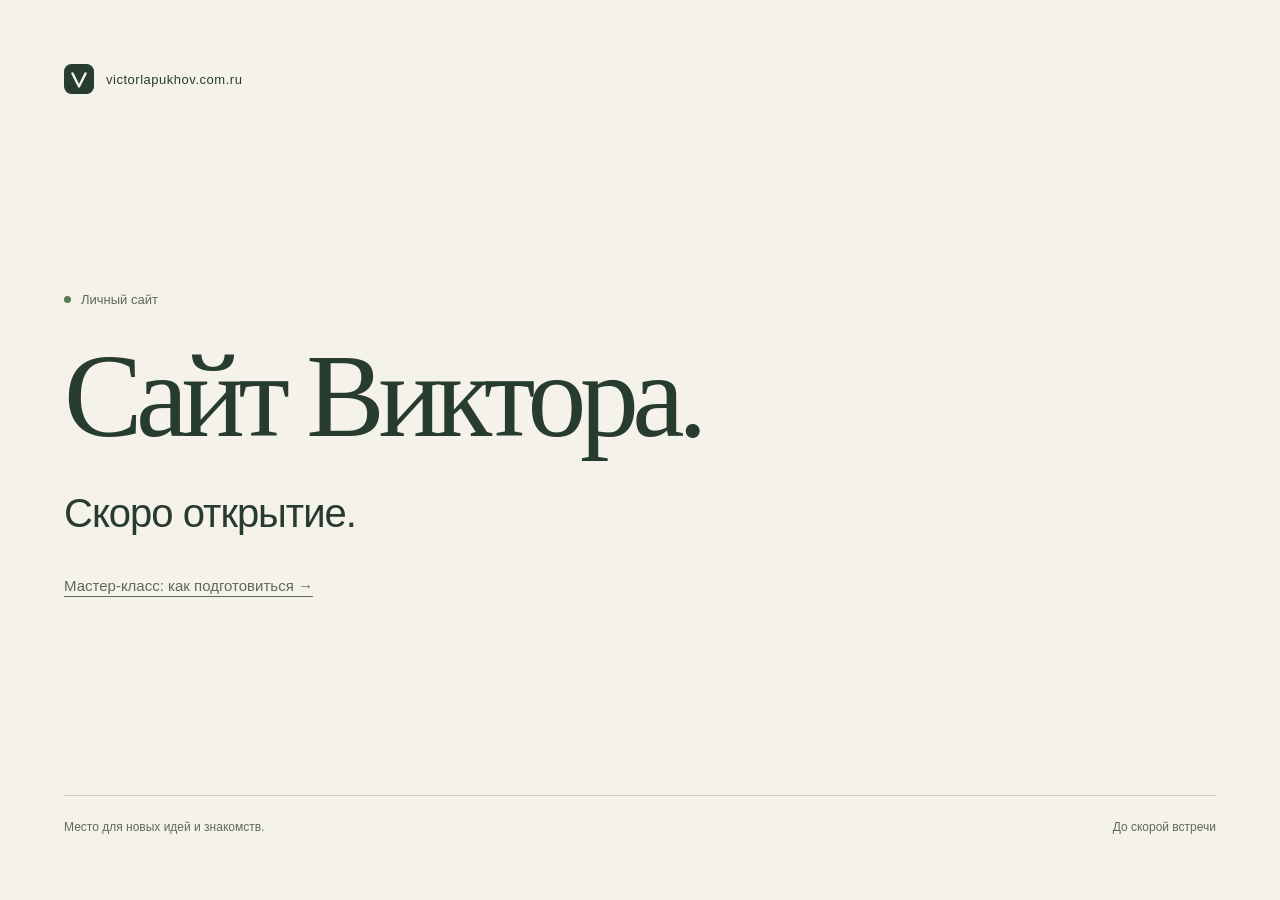
<file: index.html>
<!doctype html>
<html lang="ru">
<head>
  <meta charset="utf-8">
  <meta name="viewport" content="width=device-width, initial-scale=1">
  <meta name="description" content="Личный сайт Виктора. Скоро открытие.">
  <meta name="theme-color" content="#f5f2e9">
  <meta name="site-version" content="3">
  <title>Сайт Виктора — скоро открытие</title>
  <link rel="icon" href="data:image/svg+xml,%3Csvg xmlns='http://www.w3.org/2000/svg' viewBox='0 0 64 64'%3E%3Crect width='64' height='64' rx='16' fill='%23283b31'/%3E%3Cpath d='M17 18l15 30 15-30' fill='none' stroke='%23f5f2e9' stroke-width='6' stroke-linecap='round' stroke-linejoin='round'/%3E%3C/svg%3E">
  <style>
    :root { color-scheme: light; --paper: #f5f2e9; --ink: #283b31; --muted: #5c695f; }
    * { box-sizing: border-box; }
    html { min-height: 100%; background: var(--paper); }
    body { margin: 0; min-height: 100svh; color: var(--ink); font-family: Arial, Helvetica, sans-serif; }
    .page { min-height: 100svh; display: grid; grid-template-rows: auto 1fr auto; padding: clamp(24px, 5vw, 72px); }
    header { display: flex; align-items: center; gap: 12px; font-size: 13px; letter-spacing: .04em; }
    .mark { width: 30px; height: 30px; flex: none; }
    main { width: min(100%, 1100px); align-self: center; padding-block: 72px; }
    .eyebrow { display: flex; align-items: center; gap: 10px; margin: 0 0 28px; color: var(--muted); font-size: 13px; }
    .dot { width: 7px; height: 7px; border-radius: 50%; background: #557b59; }
    h1 { margin: 0; font-family: Georgia, 'Times New Roman', serif; font-size: clamp(54px, 9.2vw, 132px); font-weight: 400; line-height: 1.05; letter-spacing: -.055em; }
    .soon { margin: 28px 0 0; font-size: clamp(22px, 3.2vw, 40px); font-weight: 400; line-height: 1.3; letter-spacing: -.025em; }
    .workshop { display:inline-block; margin-top:36px; color:var(--muted); font-size:15px; line-height:1.5; text-underline-offset:5px; }
    .workshop:focus-visible { outline:2px solid var(--ink); outline-offset:6px; }
    footer { display: flex; flex-wrap: wrap; gap: 12px 32px; justify-content: space-between; border-top: 1px solid #ced2c7; padding-top: 22px; color: var(--muted); font-size: 12px; line-height: 1.5; }
    @media (max-width: 480px) { main { padding-block: 64px; } .eyebrow { margin-bottom: 22px; } footer { flex-direction: column; gap: 4px; } }
  </style>
</head>
<body>
  <div class="page">
    <header>
      <svg class="mark" viewBox="0 0 32 32" aria-hidden="true"><rect width="32" height="32" rx="8" fill="currentColor"/><path d="M9 10l7 14 7-14" fill="none" stroke="#f5f2e9" stroke-width="2.5" stroke-linecap="round" stroke-linejoin="round"/></svg>
      <span>victorlapukhov.com.ru</span>
    </header>
    <main>
      <p class="eyebrow"><span class="dot" aria-hidden="true"></span>Личный сайт</p>
      <h1>Сайт Виктора.</h1>
      <p class="soon">Скоро открытие.</p>
      <a class="workshop" href="/masterclass/">Мастер-класс: как подготовиться →</a>
    </main>
    <footer><span>Место для новых идей и знакомств.</span><span>До скорой встречи</span></footer>
  </div>
</body>
</html>
</file>
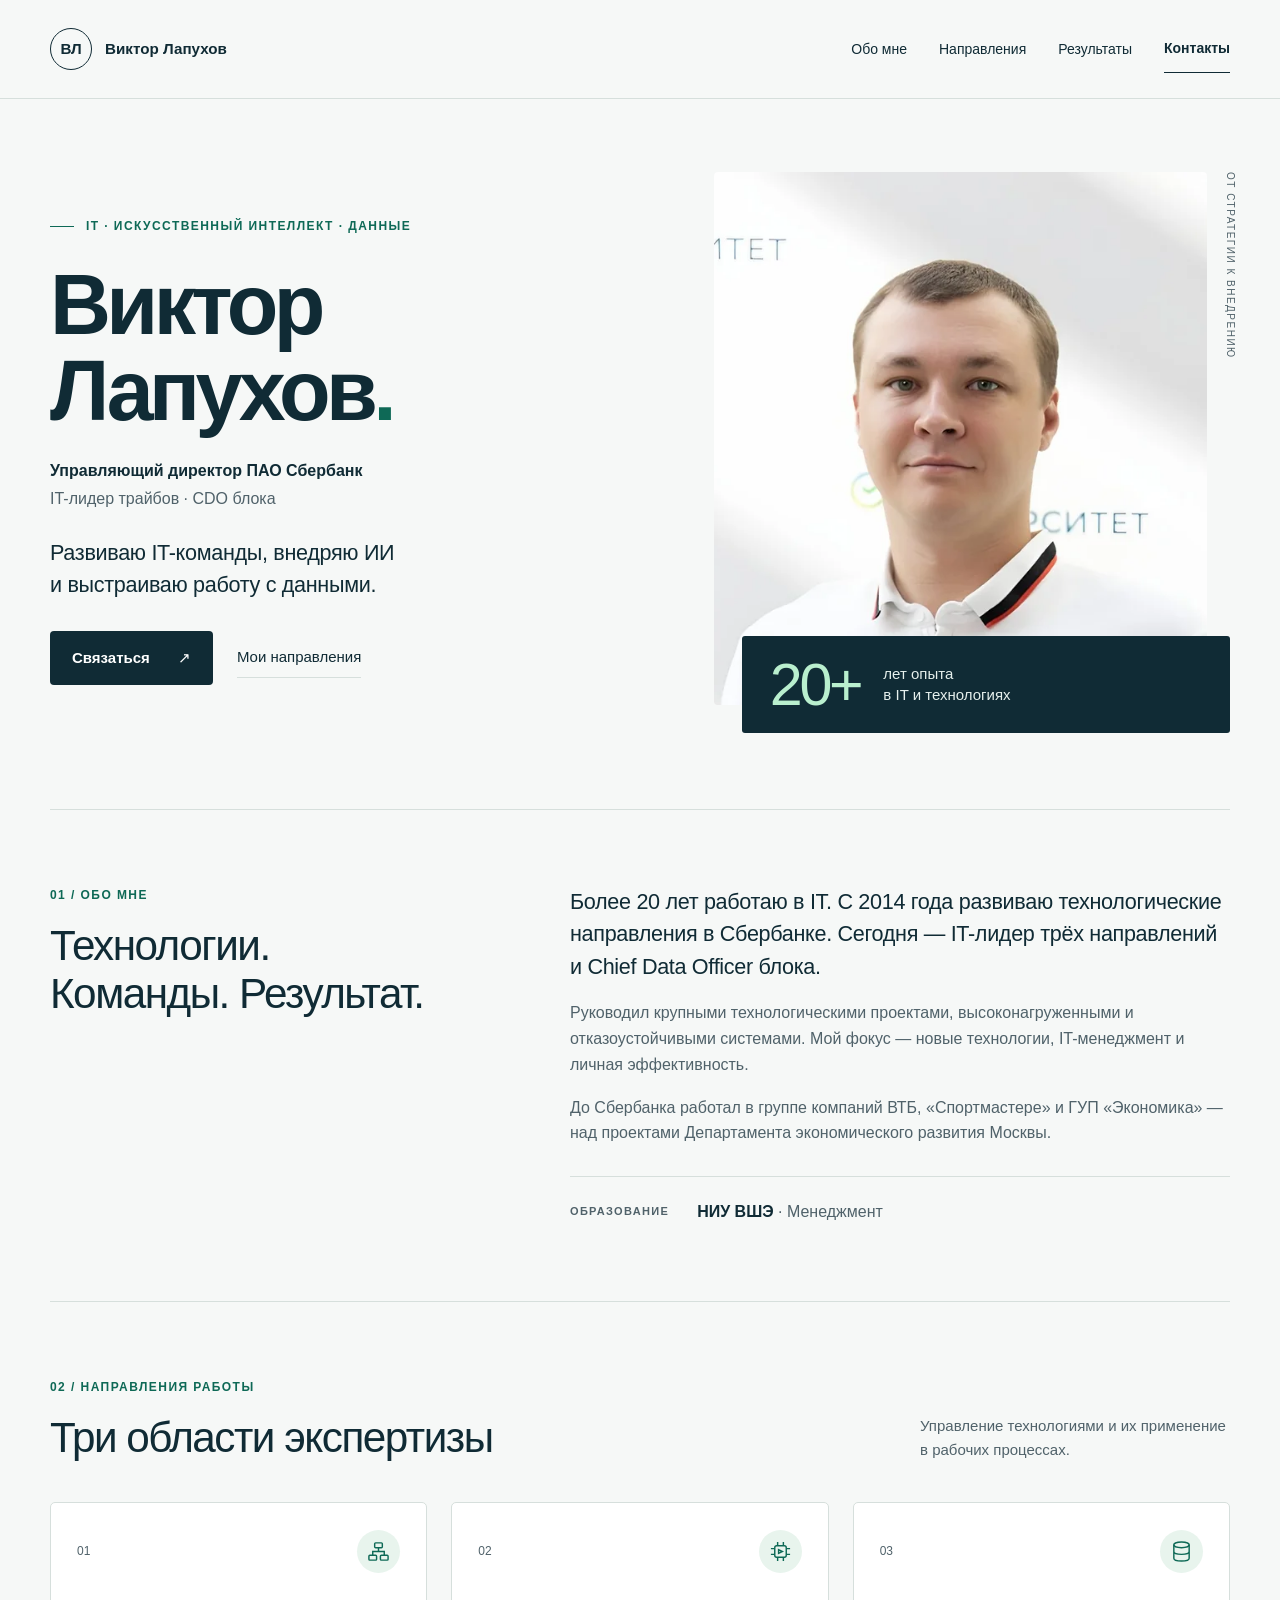
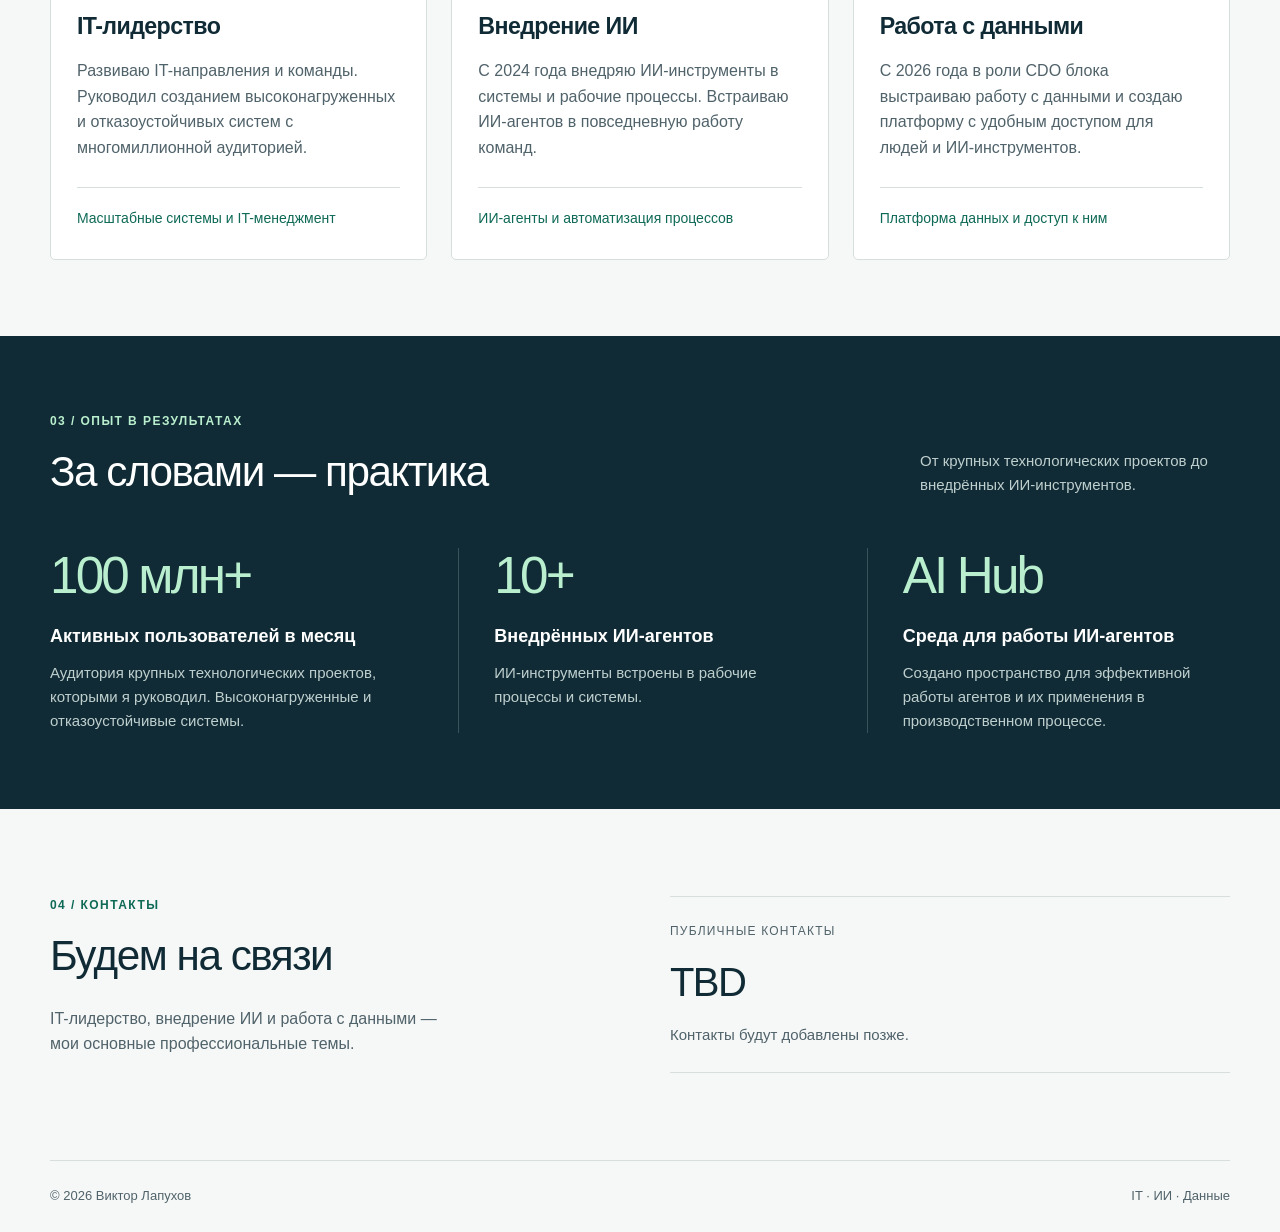
<file: card/index.html>
<!doctype html>
<html lang="ru">
<head>
<meta charset="utf-8">
<meta name="viewport" content="width=device-width,initial-scale=1">
<title>Виктор Лапухов — IT-лидер, ИИ и данные</title>
<meta name="description" content="Виктор Лапухов — управляющий директор ПАО Сбербанк, IT-лидер и CDO. Развитие IT-команд, внедрение ИИ и работа с данными. Более 20 лет в IT.">
<meta name="theme-color" content="#102b35">
<meta property="og:title" content="Виктор Лапухов — IT-лидер и CDO">
<meta property="og:description" content="Управляющий директор ПАО Сбербанк, IT-лидер трайбов, CDO. Более 20 лет в IT.">
<meta property="og:type" content="profile">
<meta property="og:image" content="photo.jpg">
<link rel="icon" type="image/svg+xml" href="data:image/svg+xml,%3Csvg xmlns='http://www.w3.org/2000/svg' viewBox='0 0 64 64'%3E%3Crect width='64' height='64' rx='12' fill='%23102b35'/%3E%3Ctext x='32' y='42' font-family='Arial,sans-serif' font-size='27' font-weight='700' text-anchor='middle' fill='%23b9efce'%3EВЛ%3C/text%3E%3C/svg%3E">
<link rel="stylesheet" href="style.css">
</head>
<body>
<a class="skip" href="#main">Перейти к содержанию</a>
<header class="header"><div class="wrap header-inner">
<a href="#main" class="brand" aria-label="Виктор Лапухов — начало страницы"><span class="monogram">ВЛ</span><span>Виктор Лапухов</span></a>
<nav aria-label="Навигация"><a href="#about">Обо мне</a><a href="#work">Направления</a><a href="#results">Результаты</a><a class="nav-contact" href="#contacts">Контакты</a></nav>
</div></header>
<main id="main">
<section class="hero wrap" aria-labelledby="hero-title">
<div class="hero-copy"><p class="eyebrow"><span class="eyebrow-line"></span> IT · ИСКУССТВЕННЫЙ ИНТЕЛЛЕКТ · ДАННЫЕ</p>
<h1 id="hero-title">Виктор<br>Лапухов<span class="accent">.</span></h1>
<p class="role">Управляющий директор ПАО Сбербанк<br><span>IT-лидер трайбов · CDO блока</span></p>
<p class="hero-lead">Развиваю IT-команды, внедряю ИИ<br class="desktop-break"> и выстраиваю работу с данными.</p>
<div class="hero-actions"><a class="button button-dark" href="#contacts">Связаться <span aria-hidden="true">↗</span></a><a class="text-link" href="#work">Мои направления</a></div>
</div>
<figure class="portrait"><picture><source srcset="photo.webp" type="image/webp"><img src="photo.jpg" width="640" height="640" alt="Виктор Лапухов" fetchpriority="high"></picture><figcaption><span class="portrait-number">20+</span><span>лет опыта<br>в IT и технологиях</span></figcaption><span class="portrait-label" aria-hidden="true">ОТ СТРАТЕГИИ К ВНЕДРЕНИЮ</span></figure>
</section>
<section class="about wrap section" id="about" aria-labelledby="about-title"><div class="section-heading"><p class="eyebrow">01 / ОБО МНЕ</p><h2 id="about-title">Технологии.<br>Команды. Результат.</h2></div><div class="about-body"><p class="large-copy">Более 20 лет работаю в IT. С 2014 года развиваю технологические направления в Сбербанке. Сегодня — IT-лидер трёх направлений и Chief Data Officer блока.</p><p>Руководил крупными технологическими проектами, высоконагруженными и отказоустойчивыми системами. Мой фокус — новые технологии, IT-менеджмент и личная эффективность.</p><p>До Сбербанка работал в группе компаний ВТБ, «Спортмастере» и ГУП «Экономика» — над проектами Департамента экономического развития Москвы.</p><div class="education"><span>ОБРАЗОВАНИЕ</span><p>НИУ ВШЭ <span>· Менеджмент</span></p></div></div></section>
<section class="wrap section" id="work" aria-labelledby="work-title">
<div class="section-top"><div><p class="eyebrow">02 / НАПРАВЛЕНИЯ РАБОТЫ</p><h2 id="work-title">Три области экспертизы</h2></div><p>Управление технологиями и их применение в рабочих процессах.</p></div>
<div class="direction-grid">
<article class="direction"><div class="direction-top"><span class="direction-number">01</span><span class="direction-icon" aria-hidden="true"><svg viewBox="0 0 24 24" fill="none" stroke="currentColor" stroke-width="1.5"><rect x="8" y="3" width="8" height="5" rx="1"/><rect x="2" y="16" width="8" height="5" rx="1"/><rect x="14" y="16" width="8" height="5" rx="1"/><path d="M12 8v4M6 16v-4h12v4"/></svg></span></div><h3>IT-лидерство</h3><p>Развиваю IT-направления и команды. Руководил созданием высоконагруженных и отказоустойчивых систем с многомиллионной аудиторией.</p><div class="direction-note">Масштабные системы и IT-менеджмент</div></article>
<article class="direction"><div class="direction-top"><span class="direction-number">02</span><span class="direction-icon" aria-hidden="true"><svg viewBox="0 0 24 24" fill="none" stroke="currentColor" stroke-width="1.5"><rect x="6" y="6" width="12" height="12" rx="2"/><path d="M9 2v4M15 2v4M9 18v4M15 18v4M2 9h4M2 15h4M18 9h4M18 15h4"/><path d="m10 10 4 2-4 2z"/></svg></span></div><h3>Внедрение ИИ</h3><p>С 2024 года внедряю ИИ-инструменты в системы и рабочие процессы. Встраиваю ИИ-агентов в повседневную работу команд.</p><div class="direction-note">ИИ-агенты и автоматизация процессов</div></article>
<article class="direction"><div class="direction-top"><span class="direction-number">03</span><span class="direction-icon" aria-hidden="true"><svg viewBox="0 0 24 24" fill="none" stroke="currentColor" stroke-width="1.5"><ellipse cx="12" cy="5" rx="8" ry="3"/><path d="M4 5v7c0 4 16 4 16 0V5M4 12v7c0 4 16 4 16 0v-7"/></svg></span></div><h3>Работа с данными</h3><p>С 2026 года в роли CDO блока выстраиваю работу с данными и создаю платформу с удобным доступом для людей и ИИ-инструментов.</p><div class="direction-note">Платформа данных и доступ к ним</div></article>
</div></section>
<section class="results" id="results" aria-labelledby="results-title"><div class="wrap section"><div class="section-top"><div><p class="eyebrow">03 / ОПЫТ В РЕЗУЛЬТАТАХ</p><h2 id="results-title">За словами — практика</h2></div><p>От крупных технологических проектов до внедрённых ИИ-инструментов.</p></div><div class="result-grid">
<article class="result"><div class="result-value">100 млн+</div><h3>Активных пользователей в месяц</h3><p>Аудитория крупных технологических проектов, которыми я руководил. Высоконагруженные и отказоустойчивые системы.</p></article>
<article class="result"><div class="result-value">10+</div><h3>Внедрённых ИИ-агентов</h3><p>ИИ-инструменты встроены в рабочие процессы и системы.</p></article>
<article class="result"><div class="result-value">AI Hub</div><h3>Среда для работы ИИ-агентов</h3><p>Создано пространство для эффективной работы агентов и их применения в производственном процессе.</p></article>
</div></div></section>
<section class="contacts wrap section" id="contacts" aria-labelledby="contacts-title"><div><p class="eyebrow">04 / КОНТАКТЫ</p><h2 id="contacts-title">Будем на связи</h2><p class="contact-intro">IT-лидерство, внедрение ИИ и работа с данными — мои основные профессиональные темы.</p></div><div class="contact-links"><div class="contact-pending"><span class="pending-label">ПУБЛИЧНЫЕ КОНТАКТЫ</span><strong>TBD</strong><p>Контакты будут добавлены позже.</p></div></div></section>
</main>
<footer class="wrap footer"><span>© 2026 Виктор Лапухов</span><span>IT · ИИ · Данные</span></footer>
</body>
</html>
</file>
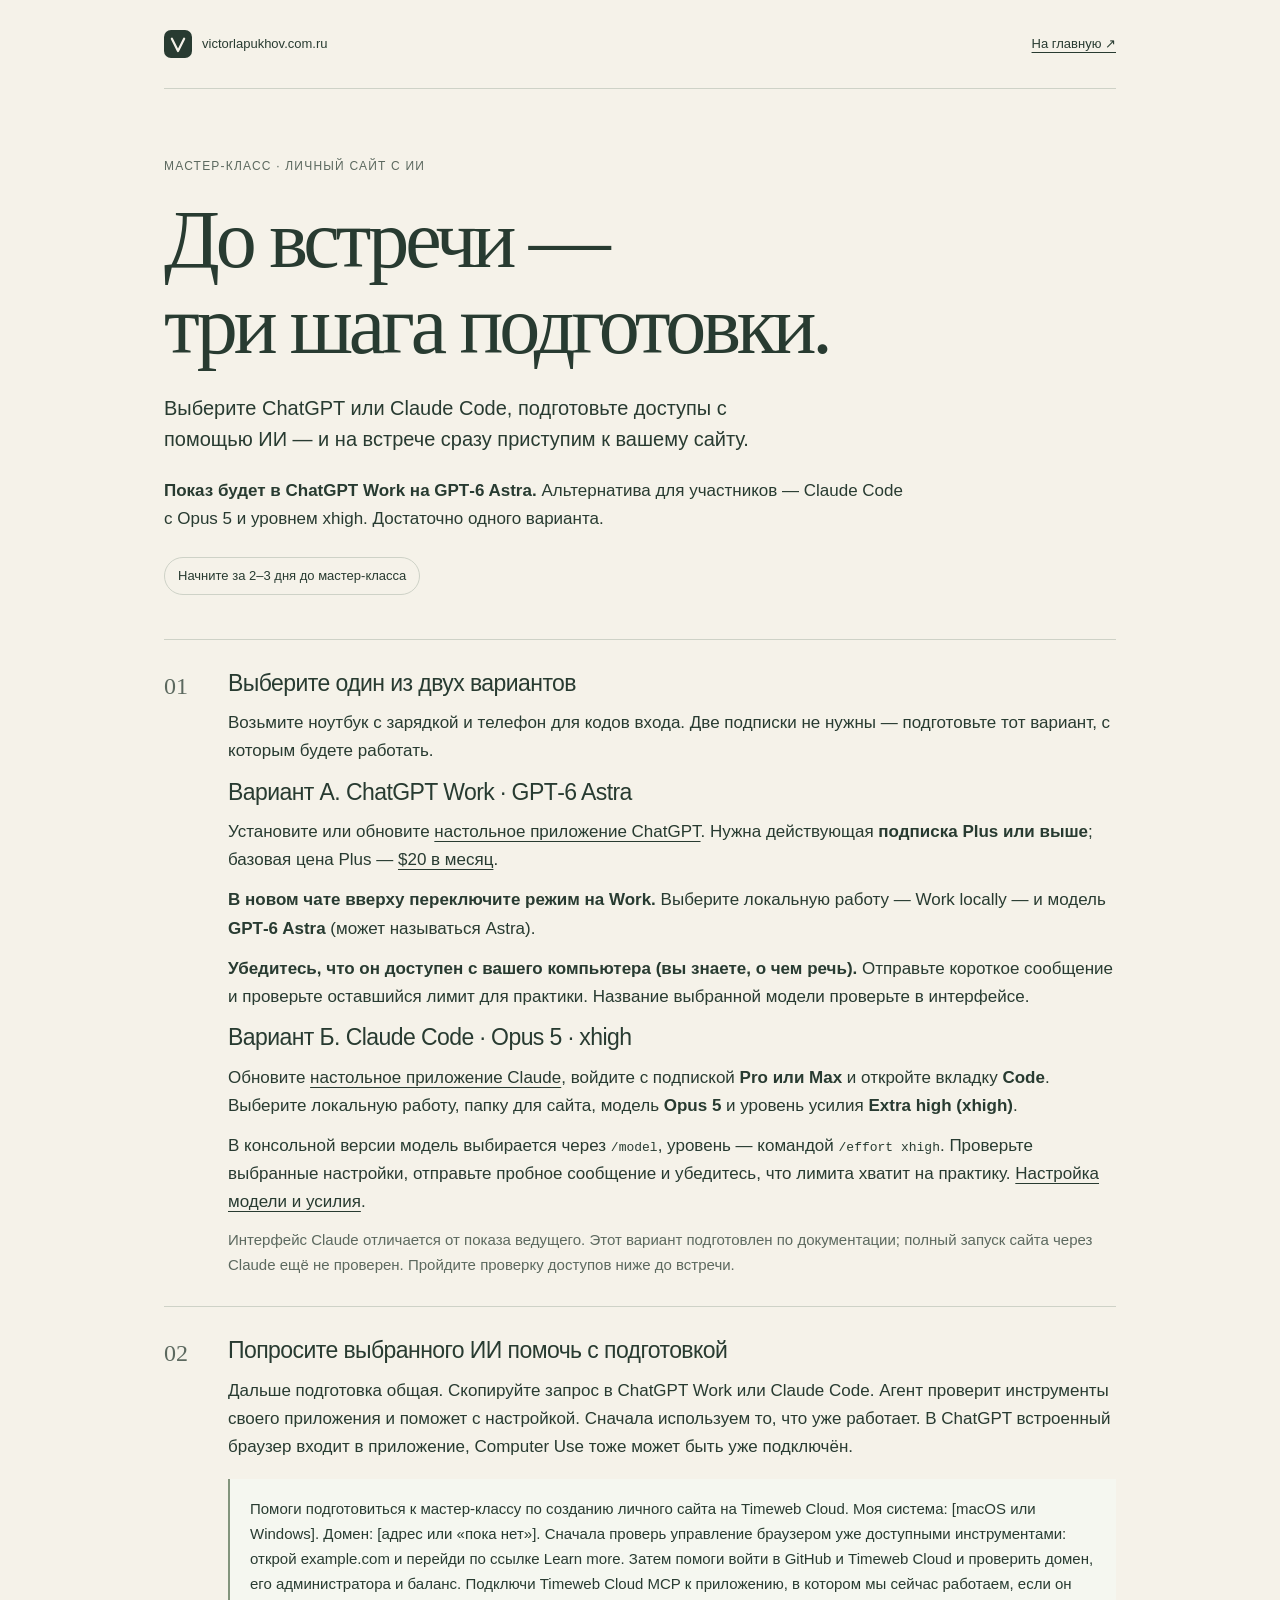
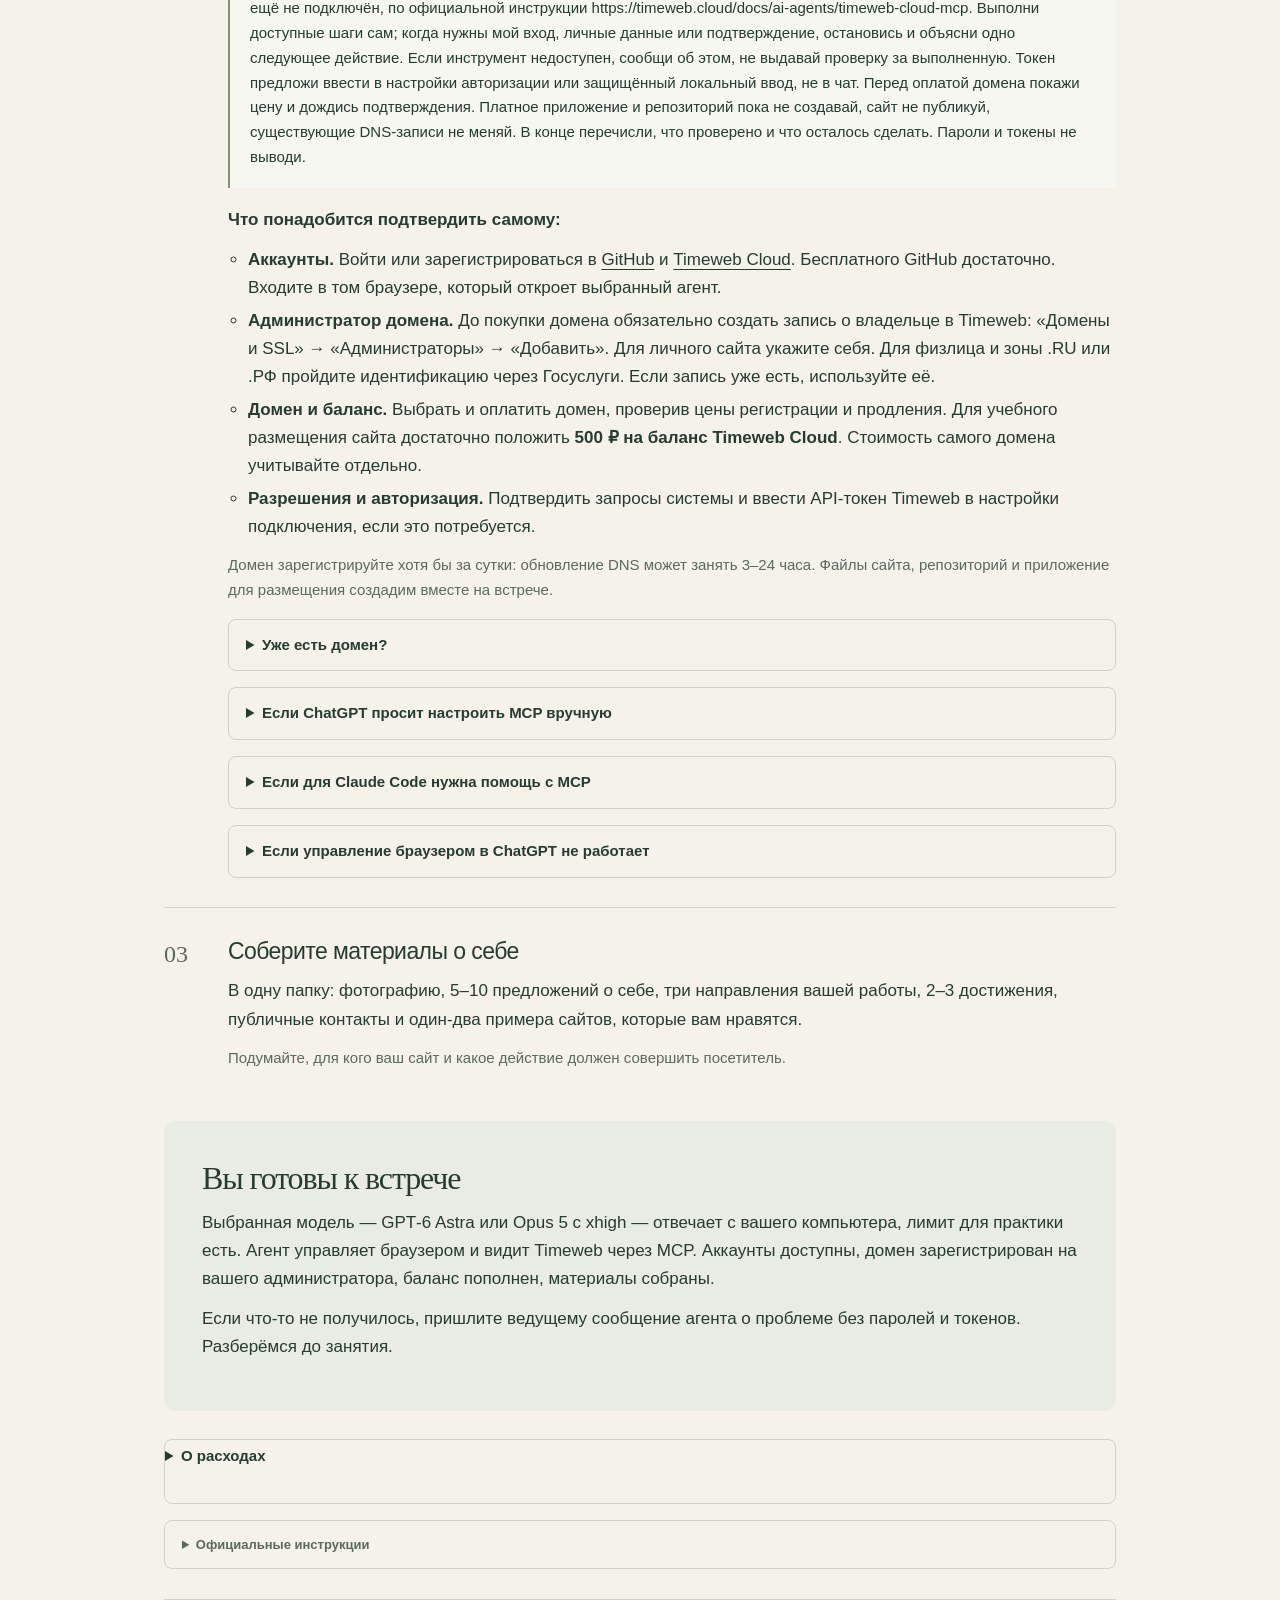
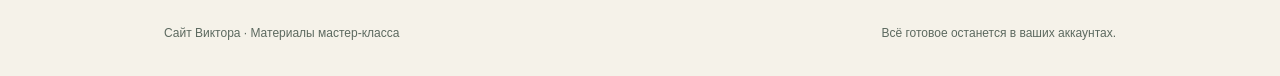
<file: masterclass/index.html>
<!doctype html>
<html lang="ru">
<head>
  <meta charset="utf-8">
  <meta name="viewport" content="width=device-width, initial-scale=1">
  <meta name="description" content="Что подготовить до мастер-класса по созданию личного сайта с ИИ: аккаунты, домен, доступы и материалы о себе.">
  <meta name="theme-color" content="#f5f2e9">
  <title>До мастер-класса — Сайт Виктора</title>
  <link rel="canonical" href="https://victorlapukhov.com.ru/masterclass/">
  <link rel="icon" href="data:image/svg+xml,%3Csvg xmlns='http://www.w3.org/2000/svg' viewBox='0 0 64 64'%3E%3Crect width='64' height='64' rx='16' fill='%23283b31'/%3E%3Cpath d='M17 18l15 30 15-30' fill='none' stroke='%23f5f2e9' stroke-width='6' stroke-linecap='round' stroke-linejoin='round'/%3E%3C/svg%3E">
  <style>
    :root { color-scheme: light; --paper:#f5f2e9; --ink:#283b31; --muted:#5c695f; --line:#ced2c7; --soft:#e8ece2; }
    * { box-sizing:border-box; }
    html { background:var(--paper); }
    body { margin:0; color:var(--ink); font:17px/1.65 Arial,Helvetica,sans-serif; }
    a { color:inherit; text-underline-offset:4px; text-decoration-thickness:1px; }
    a:hover { text-decoration-thickness:2px; }
    a:focus-visible,summary:focus-visible { outline:2px solid var(--ink); outline-offset:5px; border-radius:2px; }
    .wrap { max-width:1080px; margin:auto; padding:0 clamp(22px,5vw,64px); }
    header { display:flex; justify-content:space-between; align-items:center; gap:20px; padding:30px 0; border-bottom:1px solid var(--line); font-size:13px; }
    .brand { display:flex; align-items:center; gap:10px; text-decoration:none; }
    .mark { width:28px; height:28px; flex:none; }
    .back { white-space:nowrap; }
    .hero { padding:68px 0 44px; }
    .eyebrow { margin:0 0 20px; font-size:12px; letter-spacing:.1em; text-transform:uppercase; color:var(--muted); }
    h1 { max-width:800px; margin:0 0 24px; font:400 clamp(44px,7.3vw,82px)/1.05 Georgia,'Times New Roman',serif; letter-spacing:-.05em; }
    .lead { max-width:650px; margin:0; font-size:20px; line-height:1.55; }
    .timing { display:inline-block; margin-top:24px; padding:7px 13px; border:1px solid var(--line); border-radius:30px; font-size:13px; }
    .steps { margin:0; padding:0; list-style:none; counter-reset:step; }
    .step { display:grid; grid-template-columns:46px 1fr; gap:18px; padding:29px 0; border-top:1px solid var(--line); counter-increment:step; }
    .step::before { content:counter(step,decimal-leading-zero); padding-top:2px; font:400 24px/1.3 Georgia,serif; color:var(--muted); }
    h2 { margin:0 0 11px; font-size:23px; line-height:1.3; font-weight:500; letter-spacing:-.025em; }
    p { margin:0 0 12px; }
    .step p:last-child { margin-bottom:0; }
    .note { color:var(--muted); font-size:15px; }
    ul { padding-left:20px; margin:12px 0; }
    li li { margin:5px 0; }
    details { margin-top:16px; border:1px solid var(--line); border-radius:8px; padding:13px 17px; font-size:15px; }
    summary { cursor:pointer; font-weight:600; }
    details[open] summary { margin-bottom:13px; }
    code { font-size:13px; overflow-wrap:anywhere; }
    .ready { margin:22px 0 28px; padding:clamp(23px,4vw,38px); background:var(--soft); border-radius:12px; }
    .ready h2 { font:400 32px/1.2 Georgia,serif; letter-spacing:-.035em; }
    .prompt { margin:18px 0; padding:18px 20px; border-left:2px solid #82947c; background:#f5f7f0; font-size:15px; line-height:1.65; }
    .money { padding:4px 0 34px; font-size:15px; }
    .money h2 { font-size:20px; }
    .sources { font-size:13px; color:var(--muted); }
    footer { display:flex; justify-content:space-between; gap:16px; border-top:1px solid var(--line); margin-top:30px; padding:24px 0 32px; color:var(--muted); font-size:12px; }
    @media(max-width:600px) { body { font-size:16px; } header { padding:22px 0; } .brand span { font-size:11px; } .hero { padding:44px 0 32px; } .lead { font-size:18px; } .step { grid-template-columns:29px 1fr; gap:12px; padding:25px 0; } .step::before { font-size:21px; } h2 { font-size:21px; } footer { flex-direction:column; gap:5px; } }
    @media print { details { display:block; } .wrap { max-width:none; padding:0; } .hero { padding:25px 0; } h1 { font-size:42px; } .step { break-inside:avoid; padding:16px 0; } .ready { break-inside:avoid; } .back { display:none; } }

    .demo { max-width:740px; margin:22px 0 0; }
    .contents { display:flex; flex-wrap:wrap; gap:10px 22px; margin-top:26px; font-size:14px; }
    .chapter { padding-top:30px; scroll-margin-top:20px; }
    .chapter > h2 { margin-bottom:24px; font:400 clamp(30px,4vw,42px)/1.15 Georgia,serif; letter-spacing:-.035em; }
    .chapter > .eyebrow { margin-bottom:10px; }
    h3 { margin:0 0 11px; font-size:23px; line-height:1.3; font-weight:500; letter-spacing:-.025em; }
    pre { padding:14px; background:var(--soft); white-space:pre-wrap; overflow-wrap:anywhere; }
    .step section { min-width:0; }
    @media(max-width:600px) { h3 { font-size:21px; } .contents { flex-direction:column; gap:9px; } }
  </style>
</head>
<body>
  <div class="wrap">
    <header>
      <a class="brand" href="/" aria-label="Сайт Виктора — главная"><svg class="mark" viewBox="0 0 32 32" aria-hidden="true"><rect width="32" height="32" rx="8" fill="currentColor"/><path d="M9 10l7 14 7-14" fill="none" stroke="#f5f2e9" stroke-width="2.5" stroke-linecap="round" stroke-linejoin="round"/></svg><span>victorlapukhov.com.ru</span></a>
      <a class="back" href="/">На главную ↗</a>
    </header>
    <main>
      <section class="hero" aria-labelledby="title">
        <p class="eyebrow">Мастер-класс · Личный сайт с ИИ</p>
        <h1 id="title">До встречи —<br>три шага подготовки.</h1>
        <p class="lead">Выберите ChatGPT или Claude Code, подготовьте доступы с помощью ИИ — и на встрече сразу приступим к вашему сайту.</p>
        <p class="demo"><strong>Показ будет в ChatGPT Work на GPT‑6 Astra.</strong> Альтернатива для участников — Claude Code с Opus 5 и уровнем xhigh. Достаточно одного варианта.</p>
        <span class="timing">Начните за 2–3 дня до мастер-класса</span>
      </section>
      <ol class="steps">
        <li class="step"><section>
          <h2>Выберите один из двух вариантов</h2>
          <p>Возьмите ноутбук с зарядкой и телефон для кодов входа. Две подписки не нужны — подготовьте тот вариант, с которым будете работать.</p>
          <h3>Вариант А. ChatGPT Work · GPT‑6 Astra</h3>
          <p>Установите или обновите <a href="https://learn.chatgpt.com/docs/app">настольное приложение ChatGPT</a>. Нужна действующая <strong>подписка Plus или выше</strong>; базовая цена Plus — <a href="https://learn.chatgpt.com/docs/pricing">$20 в месяц</a>.</p>
          <p><strong>В новом чате вверху переключите режим на Work.</strong> Выберите локальную работу — Work locally — и модель <strong>GPT‑6 Astra</strong> (может называться Astra).</p>
          <p><strong>Убедитесь, что он доступен с вашего компьютера (вы знаете, о чем речь).</strong> Отправьте короткое сообщение и проверьте оставшийся лимит для практики. Название выбранной модели проверьте в интерфейсе.</p>
          <h3>Вариант Б. Claude Code · Opus 5 · xhigh</h3>
          <p>Обновите <a href="https://code.claude.com/docs/en/desktop">настольное приложение Claude</a>, войдите с подпиской <strong>Pro или Max</strong> и откройте вкладку <strong>Code</strong>. Выберите локальную работу, папку для сайта, модель <strong>Opus 5</strong> и уровень усилия <strong>Extra high (xhigh)</strong>.</p>
          <p>В консольной версии модель выбирается через <code>/model</code>, уровень — командой <code>/effort xhigh</code>. Проверьте выбранные настройки, отправьте пробное сообщение и убедитесь, что лимита хватит на практику. <a href="https://code.claude.com/docs/en/model-config">Настройка модели и усилия</a>.</p>
          <p class="note">Интерфейс Claude отличается от показа ведущего. Этот вариант подготовлен по документации; полный запуск сайта через Claude ещё не проверен. Пройдите проверку доступов ниже до встречи.</p>
        </section></li>
        <li class="step"><section>
          <h2>Попросите выбранного ИИ помочь с подготовкой</h2>
          <p>Дальше подготовка общая. Скопируйте запрос в ChatGPT Work или Claude Code. Агент проверит инструменты своего приложения и поможет с настройкой. Сначала используем то, что уже работает. В ChatGPT встроенный браузер входит в приложение, Computer Use тоже может быть уже подключён.</p>
          <blockquote class="prompt">Помоги подготовиться к мастер-классу по созданию личного сайта на Timeweb Cloud. Моя система: [macOS или Windows]. Домен: [адрес или «пока нет»]. Сначала проверь управление браузером уже доступными инструментами: открой example.com и перейди по ссылке Learn more. Затем помоги войти в GitHub и Timeweb Cloud и проверить домен, его администратора и баланс. Подключи Timeweb Cloud MCP к приложению, в котором мы сейчас работаем, если он ещё не подключён, по официальной инструкции https://timeweb.cloud/docs/ai-agents/timeweb-cloud-mcp. Выполни доступные шаги сам; когда нужны мой вход, личные данные или подтверждение, остановись и объясни одно следующее действие. Если инструмент недоступен, сообщи об этом, не выдавай проверку за выполненную. Токен предложи ввести в настройки авторизации или защищённый локальный ввод, не в чат. Перед оплатой домена покажи цену и дождись подтверждения. Платное приложение и репозиторий пока не создавай, сайт не публикуй, существующие DNS-записи не меняй. В конце перечисли, что проверено и что осталось сделать. Пароли и токены не выводи.</blockquote>
          <p><strong>Что понадобится подтвердить самому:</strong></p>
          <ul>
            <li><strong>Аккаунты.</strong> Войти или зарегистрироваться в <a href="https://github.com/">GitHub</a> и <a href="https://timeweb.cloud/">Timeweb Cloud</a>. Бесплатного GitHub достаточно. Входите в том браузере, который откроет выбранный агент.</li>
            <li><strong>Администратор домена.</strong> До покупки домена обязательно создать запись о владельце в Timeweb: «Домены и SSL» → «Администраторы» → «Добавить». Для личного сайта укажите себя. Для физлица и зоны .RU или .РФ пройдите идентификацию через Госуслуги. Если запись уже есть, используйте её.</li>
            <li><strong>Домен и баланс.</strong> Выбрать и оплатить домен, проверив цены регистрации и продления. Для учебного размещения сайта достаточно положить <strong>500 ₽ на баланс Timeweb Cloud</strong>. Стоимость самого домена учитывайте отдельно.</li>
            <li><strong>Разрешения и авторизация.</strong> Подтвердить запросы системы и ввести API-токен Timeweb в настройки подключения, если это потребуется.</li>
          </ul>
          <p class="note">Домен зарегистрируйте хотя бы за сутки: обновление DNS может занять 3–24 часа. Файлы сайта, репозиторий и приложение для размещения создадим вместе на встрече.</p>
          <details>
            <summary>Уже есть домен?</summary>
            <p>В зависимости от домена, регистратора и места управления DNS варианты подключения могут сильно отличаться. На встрече покажем именно Timeweb Cloud: у него есть готовое подключение для ИИ-агентов — <strong>MCP</strong>. Наличие такого подключения у других провайдеров не гарантируется.</p>
            <p>Сообщите ведущему заранее, где зарегистрирован домен. Если на нём работают сайт или почта, подключение согласуем с сохранением существующих записей, включая MX и SPF.</p>
          </details>
          <details>
            <summary>Если ChatGPT просит настроить MCP вручную</summary>
            <p><strong>Настройки вводятся в настольном приложении ChatGPT:</strong> «Настройки» → «Серверы MCP» → «Добавить сервер». Имя — <code>timewebCloud</code>, тип — <strong>Streamable HTTP</strong>, адрес — <code>https://timeweb.cloud/api/v1/mcp</code>.</p>
            <p>API-токен создаётся в панели Timeweb Cloud в разделе «API и Terraform». Для авторизации используется заголовок <code>Authorization</code> со значением <code>Bearer ВАШ_API_ТОКЕН</code>. Вводите его только в настройки авторизации, не в переписку. Если видите другие поля, попросите ChatGPT помочь с вашей версией интерфейса.</p>
            <p>Сохраните подключение, нажмите Restart («Перезапустить») и повторите проверку в новом чате Work. <a href="https://learn.chatgpt.com/docs/extend/mcp">Настройки MCP в ChatGPT</a> · <a href="https://timeweb.cloud/docs/ai-agents/timeweb-cloud-mcp">Инструкция Timeweb</a>.</p>
          </details>
          <details>
            <summary>Если для Claude Code нужна помощь с MCP</summary>
            <p>Попросите Claude выполнить раздел «Настройка Claude Code» в <a href="https://timeweb.cloud/docs/ai-agents/timeweb-cloud-mcp">инструкции Timeweb</a>. Для описанного там способа нужна консольная версия Claude Code; агент может проверить её наличие и подготовить конфигурацию.</p>
            <p>Адрес сервера — <code>https://timeweb.cloud/api/v1/mcp</code>. Токен задаётся локально через <code>TIMEWEB_CLOUD_TOKEN</code>, без отправки в чат. После настройки попросите проверить соединение. Подключение, сделанное в ChatGPT, не означает, что оно уже настроено в Claude.</p>
          </details>
          <details>
            <summary>Если управление браузером в ChatGPT не работает</summary>
            <p>Попросите ChatGPT проверить встроенный браузер через @Browser. Если нужен Computer Use, откройте в приложении «Плагины» → Computer Use и выберите «Включить» или «Установить», только если это предлагается. На Mac подтвердите системные разрешения по запросу. Если проверка уже проходит, этот шаг пропустите.</p>
          </details>
        </section></li>
        <li class="step"><section>
          <h2>Соберите материалы о себе</h2>
          <p>В одну папку: фотографию, 5–10 предложений о себе, три направления вашей работы, 2–3 достижения, публичные контакты и один-два примера сайтов, которые вам нравятся.</p>
          <p class="note">Подумайте, для кого ваш сайт и какое действие должен совершить посетитель.</p>
        </section></li>
      </ol>
      <section class="ready" aria-labelledby="ready-title">
        <h2 id="ready-title">Вы готовы к встрече</h2>
        <p>Выбранная модель — GPT‑6 Astra или Opus 5 с xhigh — отвечает с вашего компьютера, лимит для практики есть. Агент управляет браузером и видит Timeweb через MCP. Аккаунты доступны, домен зарегистрирован на вашего администратора, баланс пополнен, материалы собраны.</p>
        <p>Если что-то не получилось, пришлите ведущему сообщение агента о проблеме без паролей и токенов. Разберёмся до занятия.</p>
      </section>
      <details class="money">
        <summary>О расходах</summary>
        <p>Одна выбранная подписка — ChatGPT или Claude, — домен и размещение оплачиваются отдельно. 500 ₽ — запас на учебное размещение. В нашем запущенном примере App Platform: 1 ₽/мес. за диск + 0,000495 ₽ за запрос, около <strong>5,95 ₽/мес. при 10 000 запросов</strong>. На встрече проверим актуальный тариф и зададим лимит запросов.</p>
      </details>
      <details class="sources">
        <summary>Официальные инструкции</summary>
        <p>Документация проверена 21 сентября 2026 года. Путь публикации через Timeweb App Platform с помощью ChatGPT опробован на этом сайте; вариант Claude подготовлен по документации.</p>
        <p><a href="https://code.claude.com/docs/en/desktop">Claude Code</a> · <a href="https://code.claude.com/docs/en/model-config">Opus 5 и xhigh</a> · <a href="https://support.claude.com/en/articles/11145838-use-claude-code-with-your-pro-or-max-plan">Claude Code в подписке</a></p>
        <p><a href="https://learn.chatgpt.com/docs/get-started-with-work">ChatGPT Work</a> · <a href="https://learn.chatgpt.com/docs/browser">Встроенный браузер</a> · <a href="https://learn.chatgpt.com/docs/computer-use">Computer Use</a> · <a href="https://learn.chatgpt.com/docs/extend/mcp">MCP в ChatGPT</a> · <a href="https://timeweb.cloud/docs/ai-agents/timeweb-cloud-mcp">Timeweb MCP</a> · <a href="https://timeweb.cloud/docs/domains/create-admin">Администратор домена</a> · <a href="https://timeweb.cloud/docs/domains/registration-and-renewal">Регистрация домена</a> · <a href="https://timeweb.cloud/docs/apps/frontend-pricing">Тариф App Platform</a></p>
      </details>
    </main>
    <footer><span>Сайт Виктора · Материалы мастер-класса</span><span>Всё готовое останется в ваших аккаунтах.</span></footer>
  </div>
</body>
</html>
</file>
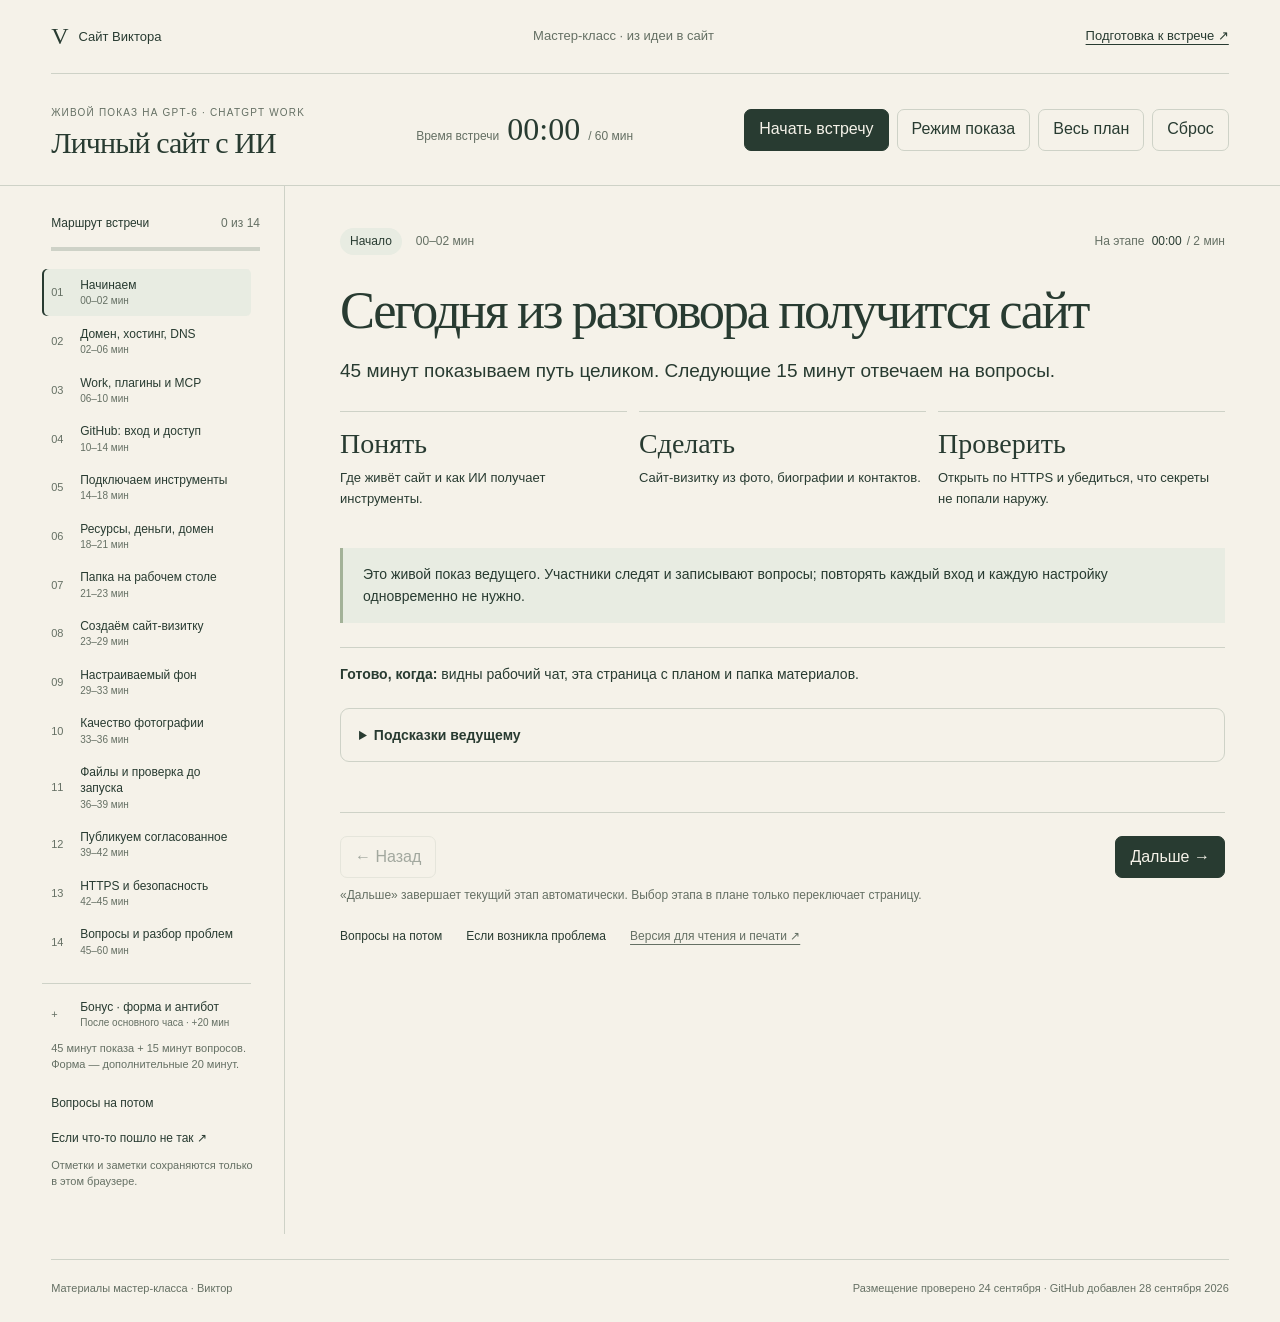
<file: masterclass/live/index.html>
<!doctype html>
<html lang="ru">
<head>
  <meta charset="utf-8">
  <meta name="viewport" content="width=device-width, initial-scale=1">
  <meta name="robots" content="noindex, nofollow, noarchive">
  <meta name="description" content="План живого мастер-класса: от простого объяснения домена и ИИ-инструментов до личного сайта по HTTPS.">
  <meta name="theme-color" content="#f5f2e9">
  <meta http-equiv="Content-Security-Policy" content="default-src 'self'; script-src 'self'; style-src 'self'; img-src 'self' data:; connect-src 'none'; object-src 'none'; base-uri 'none'; form-action 'none'">
  <title>Ведём мастер-класс — Сайт Виктора</title>
  <link rel="canonical" href="https://victorlapukhov.com.ru/masterclass/live/">
  <link rel="stylesheet" href="./style.css?v=392b247bec9e">
  <script src="./content.js?v=abdb00dc65a5" defer></script>
  <script src="./app.js?v=34cec0e63742" defer></script>
</head>
<body>
  <a href="#stage" class="skip">К текущему этапу</a>
  <div class="draft-notice" id="draft-notice" hidden>Предпросмотр для согласования · страница ещё не опубликована</div>
  <header class="topbar">
    <a class="brand" href="/">V<span>Сайт Виктора</span></a>
    <span class="top-caption">Мастер-класс · из идеи в сайт</span>
    <a href="/masterclass/">Подготовка к встрече ↗</a>
  </header>
  <div class="session-bar">
    <div class="session-title"><span class="eyebrow">Живой показ на GPT‑6 · ChatGPT Work</span><strong>Личный сайт с ИИ</strong></div>
    <div class="clock"><span id="clock-label">Время встречи</span><output id="total-clock">00:00</output><span>/ 60 мин</span></div>
    <div class="session-actions"><button id="clock-toggle" class="primary">Начать встречу</button><button id="present-toggle" aria-pressed="false">Режим показа</button><button id="agenda-open">Весь план</button><button id="reset-session" aria-label="Сбросить таймер и прохождение">Сброс</button></div>
  </div>
  <div class="workspace">
    <aside class="rail" aria-label="План мастер-класса">
      <div class="rail-heading"><strong>Маршрут встречи</strong><span id="progress-label">0 из 14</span></div>
      <progress id="progress" max="14" value="0" aria-label="Выполнено этапов"></progress>
      <nav id="timeline" aria-label="Выбрать этап"></nav>
      <p class="rail-note">45 минут показа + 15 минут вопросов.<br>Форма — дополнительные 20 минут.</p>
      <button id="questions-open" class="plain">Вопросы на потом <span id="question-count"></span></button>
      <button id="help-open" class="plain">Если что-то пошло не так ↗</button>
      <p class="storage-note">Отметки и заметки сохраняются только в этом браузере.</p>
    </aside>
    <main id="stage" class="stage" tabindex="-1">
      <div class="stage-meta"><span id="stage-kind" class="tag"></span><span id="stage-slot"></span><span class="stage-clock">На этапе <output id="step-clock">00:00</output><span id="step-budget"></span></span></div>
      <h1 id="stage-title"></h1>
      <p class="stage-lead" id="stage-lead"></p>
      <div id="stage-visual"></div>
      <div id="stage-body"></div>
      <details id="prompt-panel" class="prompt-panel"><summary>Готовый промпт для ChatGPT</summary><div class="prompt-tools"><span>Скопируйте и отправьте в рабочий чат</span><button id="copy-prompt">Скопировать промпт</button></div><pre id="stage-prompt"></pre></details>
      <details id="speaker-panel" class="speaker-panel"><summary>Подсказки ведущему</summary><div id="stage-notes"></div></details>
      <div id="stage-sources" class="stage-sources"></div>
      <div class="stage-end"><div class="navigation"><button id="prev-step" aria-label="Предыдущий этап">← Назад</button><button id="next-step" class="primary">Дальше →</button></div></div>
      <p class="completion-hint" id="completion-hint" aria-live="polite"></p>
    </main>
  </div>
  <footer><span>Материалы мастер-класса · Виктор</span><span>Размещение проверено 24 сентября · GitHub добавлен 28 сентября 2026</span></footer>
  <dialog id="agenda-dialog" aria-labelledby="agenda-title"><div class="dialog-head"><h2 id="agenda-title">60 минут: полный план</h2><button data-close aria-label="Закрыть план">Закрыть ×</button></div><p>Время отсчитывается от начала встречи. Показ — 45 минут, вопросы — отдельные 15 минут. Ожидание генерации используем для объяснений.</p><div id="agenda-list"></div><p class="callout">Если отстаём: сокращаем обсуждение дизайна и переносим форму. Проверку безопасности и итоговые вопросы сохраняем.</p></dialog>
  <dialog id="questions-dialog" aria-labelledby="questions-title"><div class="dialog-head"><h2 id="questions-title">Вопросы на потом</h2><button data-close aria-label="Закрыть вопросы">Закрыть ×</button></div><p>Чтобы не потерять темп, записываем сюда и возвращаемся в блоках вопросов. Не записывайте пароли, токены и личные данные участников.</p><label for="question-notes">Один вопрос на строку</label><textarea id="question-notes" rows="10" placeholder="Например: можно ли перенести уже существующий домен?"></textarea><p class="note">Заметки останутся в этом браузере. На сайт и другим участникам они не отправляются.</p></dialog>
  <dialog id="help-dialog" aria-labelledby="help-title"><div class="dialog-head"><h2 id="help-title">Если что-то пошло не так</h2><button data-close aria-label="Закрыть подсказки">Закрыть ×</button></div><p class="big-quote">«Разберись сам, объясни просто, покажи проверенный результат».</p><ol class="compact-list"><li><strong>Назвать симптом:</strong> что хотели получить и что произошло.</li><li><strong>Попросить диагностику:</strong> проверить доступ, состояние, ошибки и документацию.</li><li><strong>Подумать об альтернативе:</strong> можно ли получить тот же результат другим инструментом или способом?</li><li><strong>Дать выполнить исправление:</strong> в уже согласованных границах, с сохранением рабочей версии.</li><li><strong>Потребовать проверку:</strong> открыть результат и показать, что теперь работает.</li></ol><pre id="trouble-prompt"></pre><button id="copy-trouble" class="primary">Скопировать запрос на исправление</button><p class="callout">Не застреваем на одном месте дольше 3 минут: показываем локальное превью, сохраняем ошибку и идём дальше. Рабочую версию не удаляем. Вход, код подтверждения, личные данные и новые расходы — решение человека.</p></dialog>
  <div id="toast" role="status" aria-live="polite"></div>
  <noscript><div class="no-js">Для таймера и переключения этапов нужен JavaScript. Полный текст доступен в <a href="./plan.html">версии для чтения и печати</a>.</div></noscript>
</body>
</html>
</file>
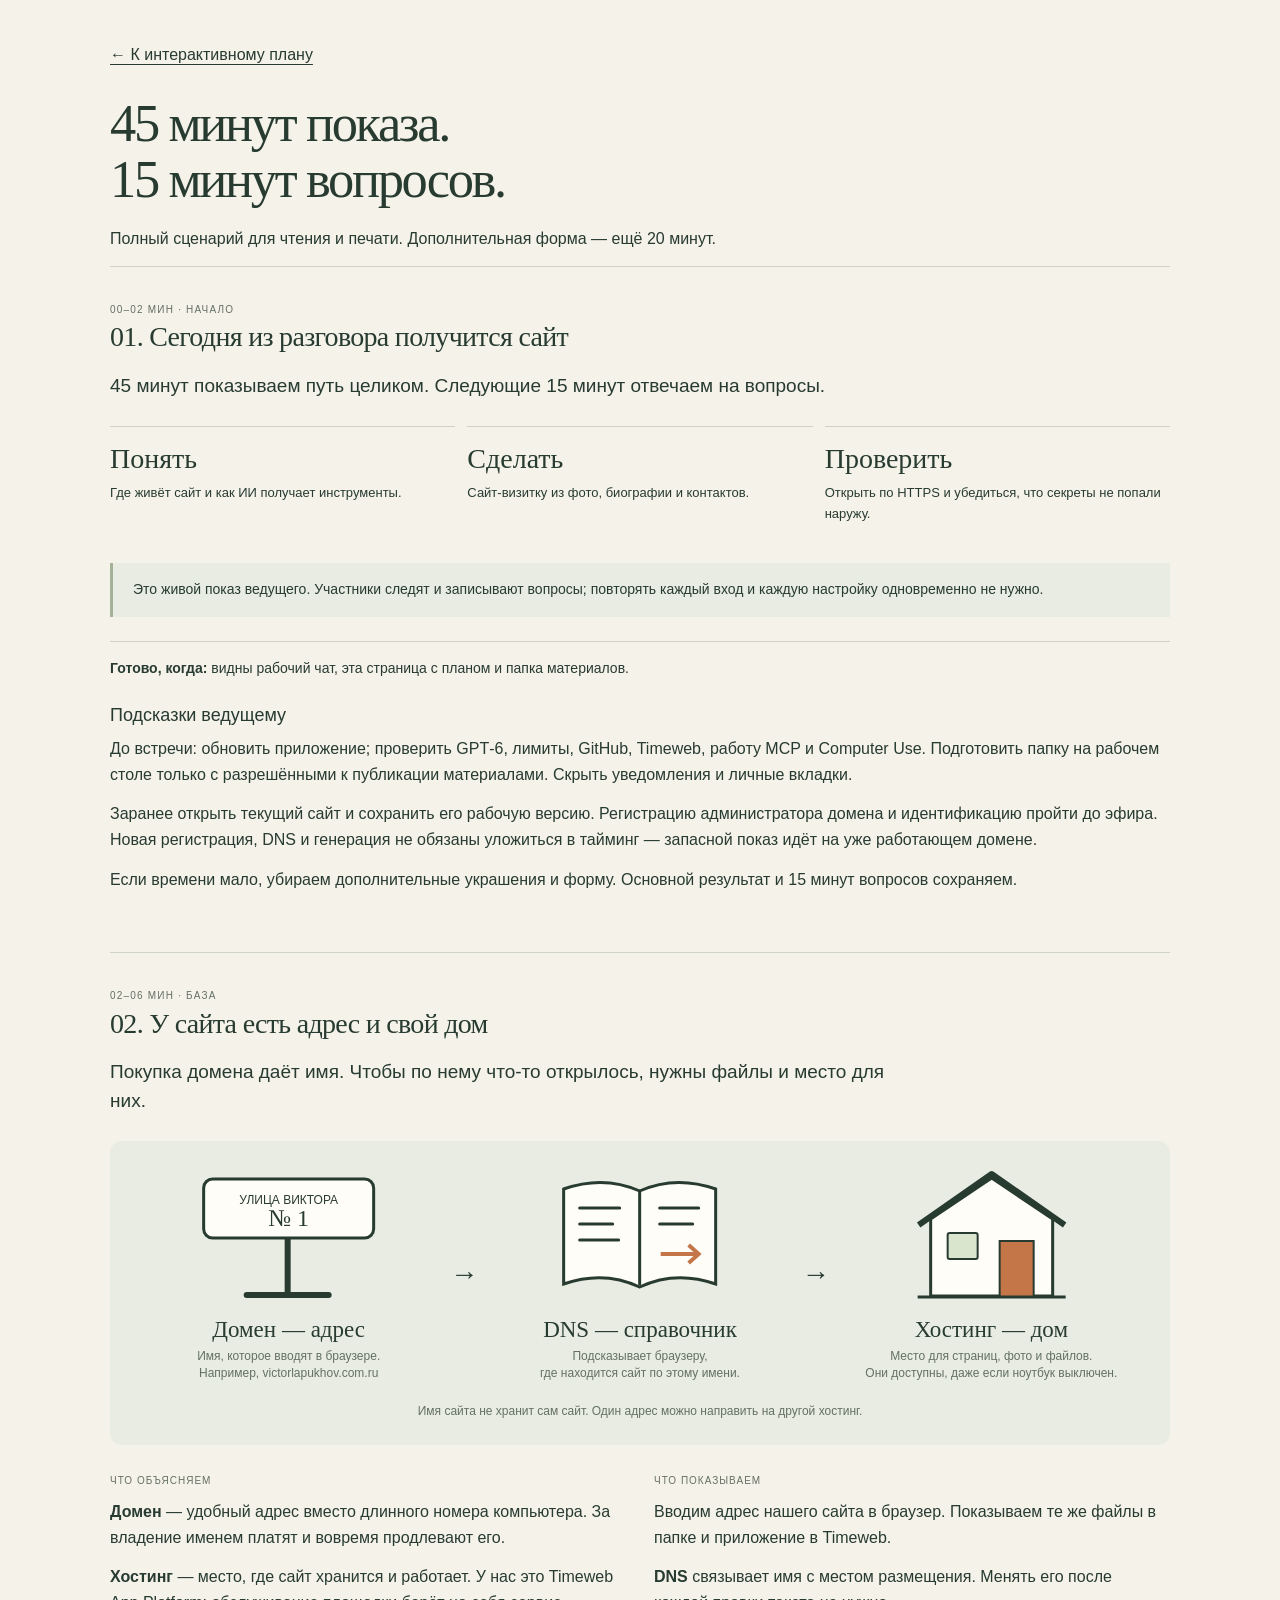
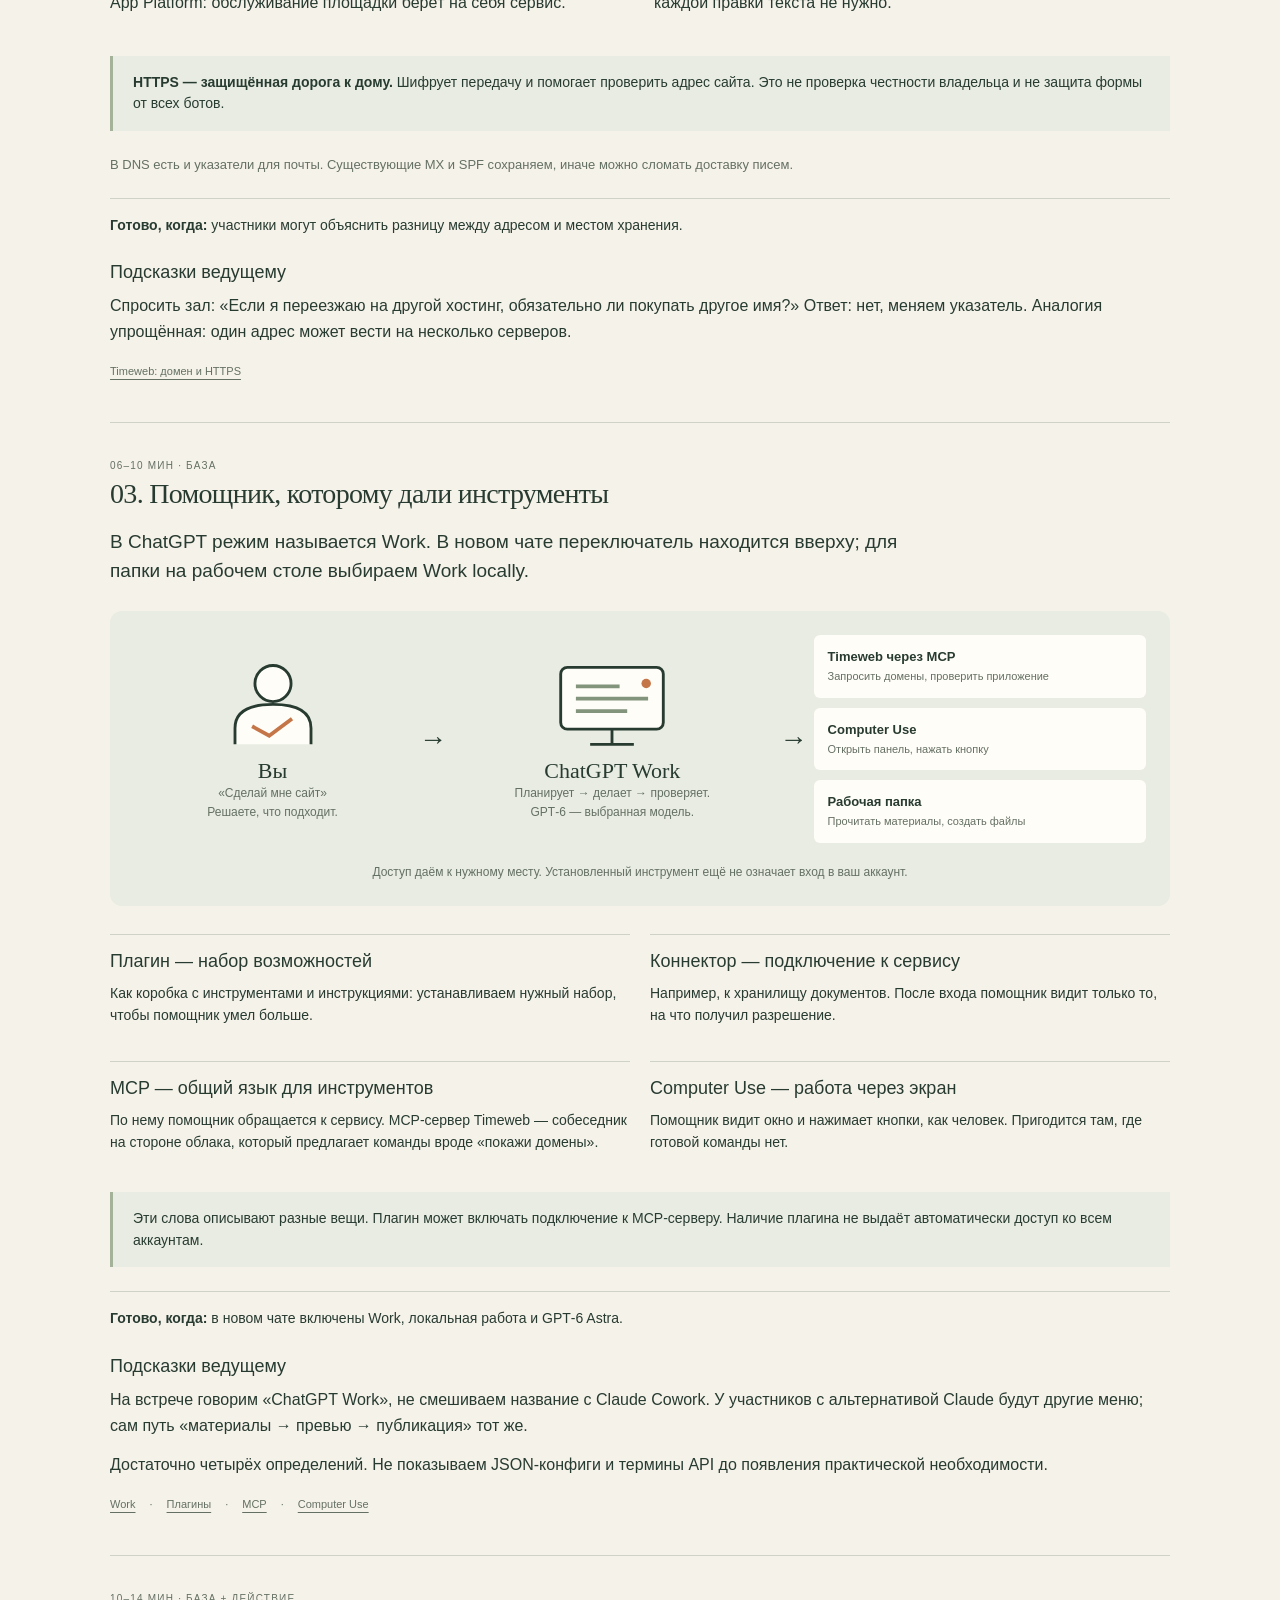
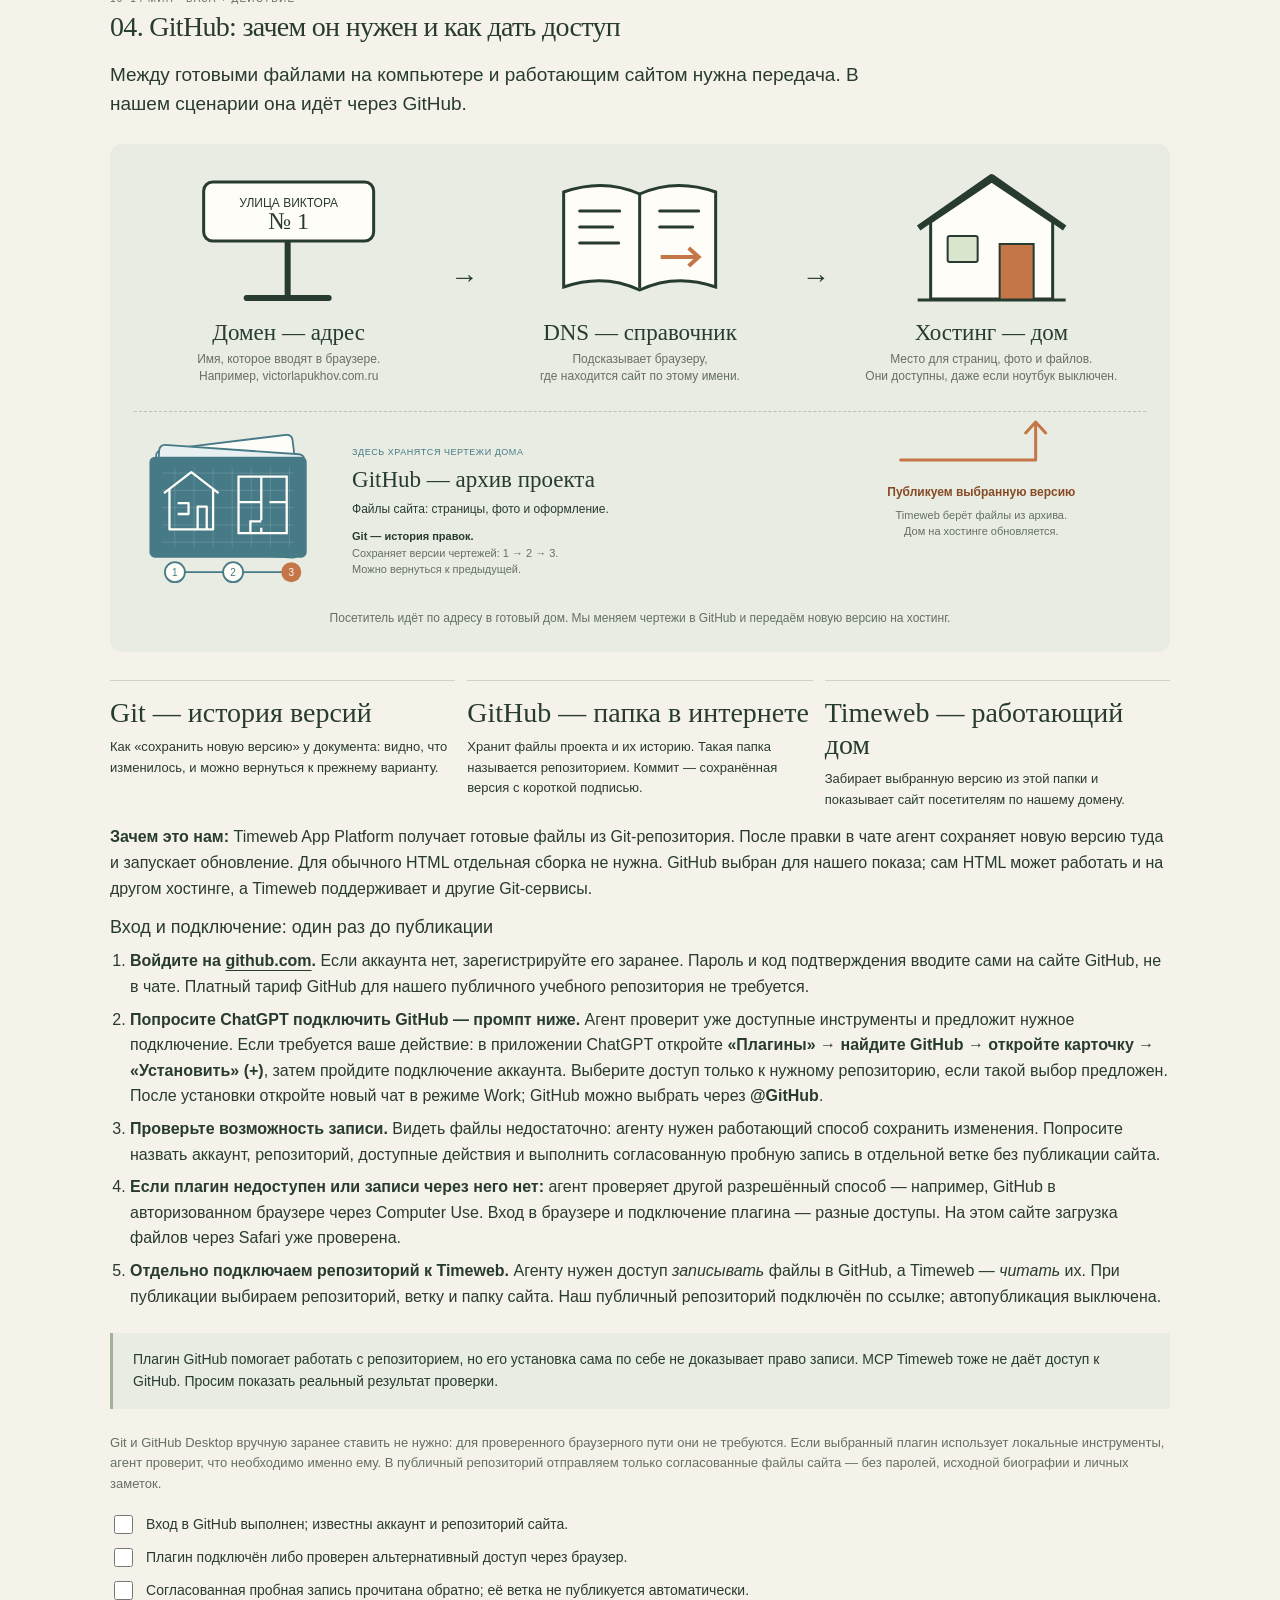
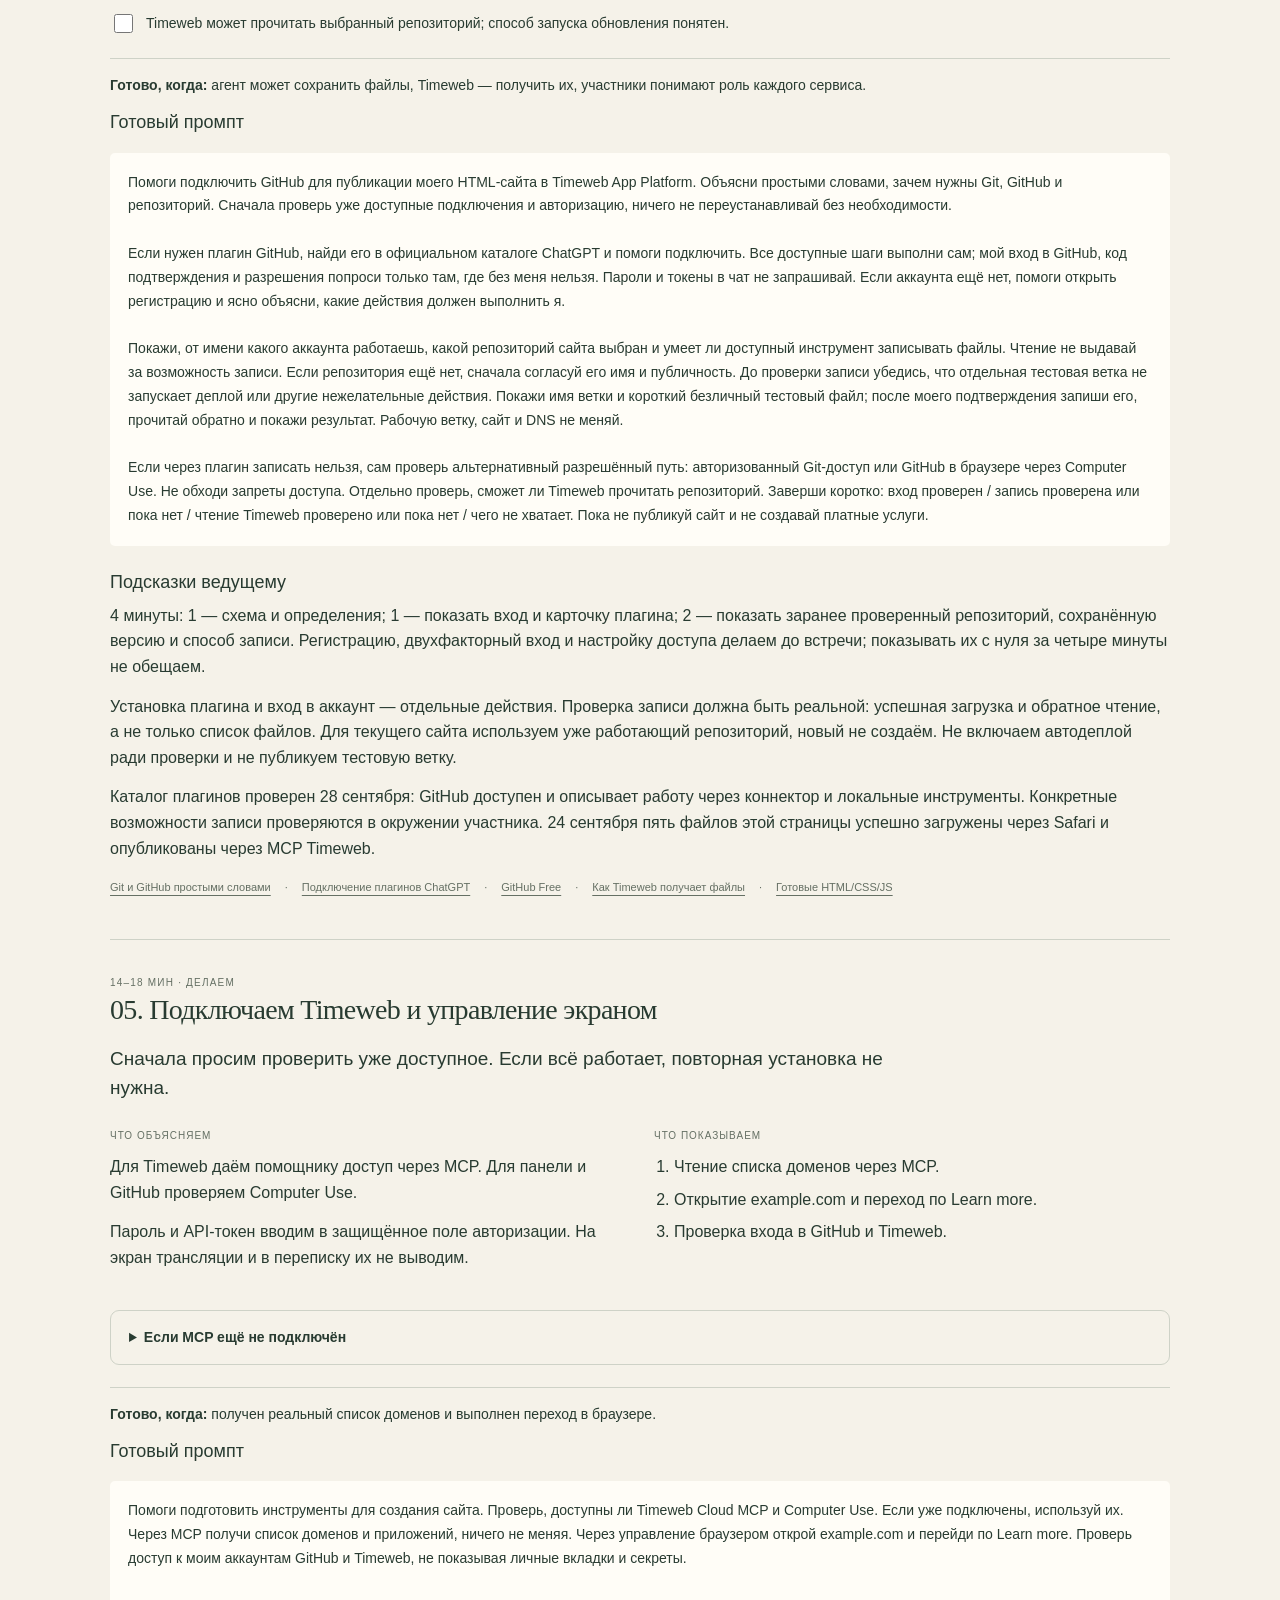
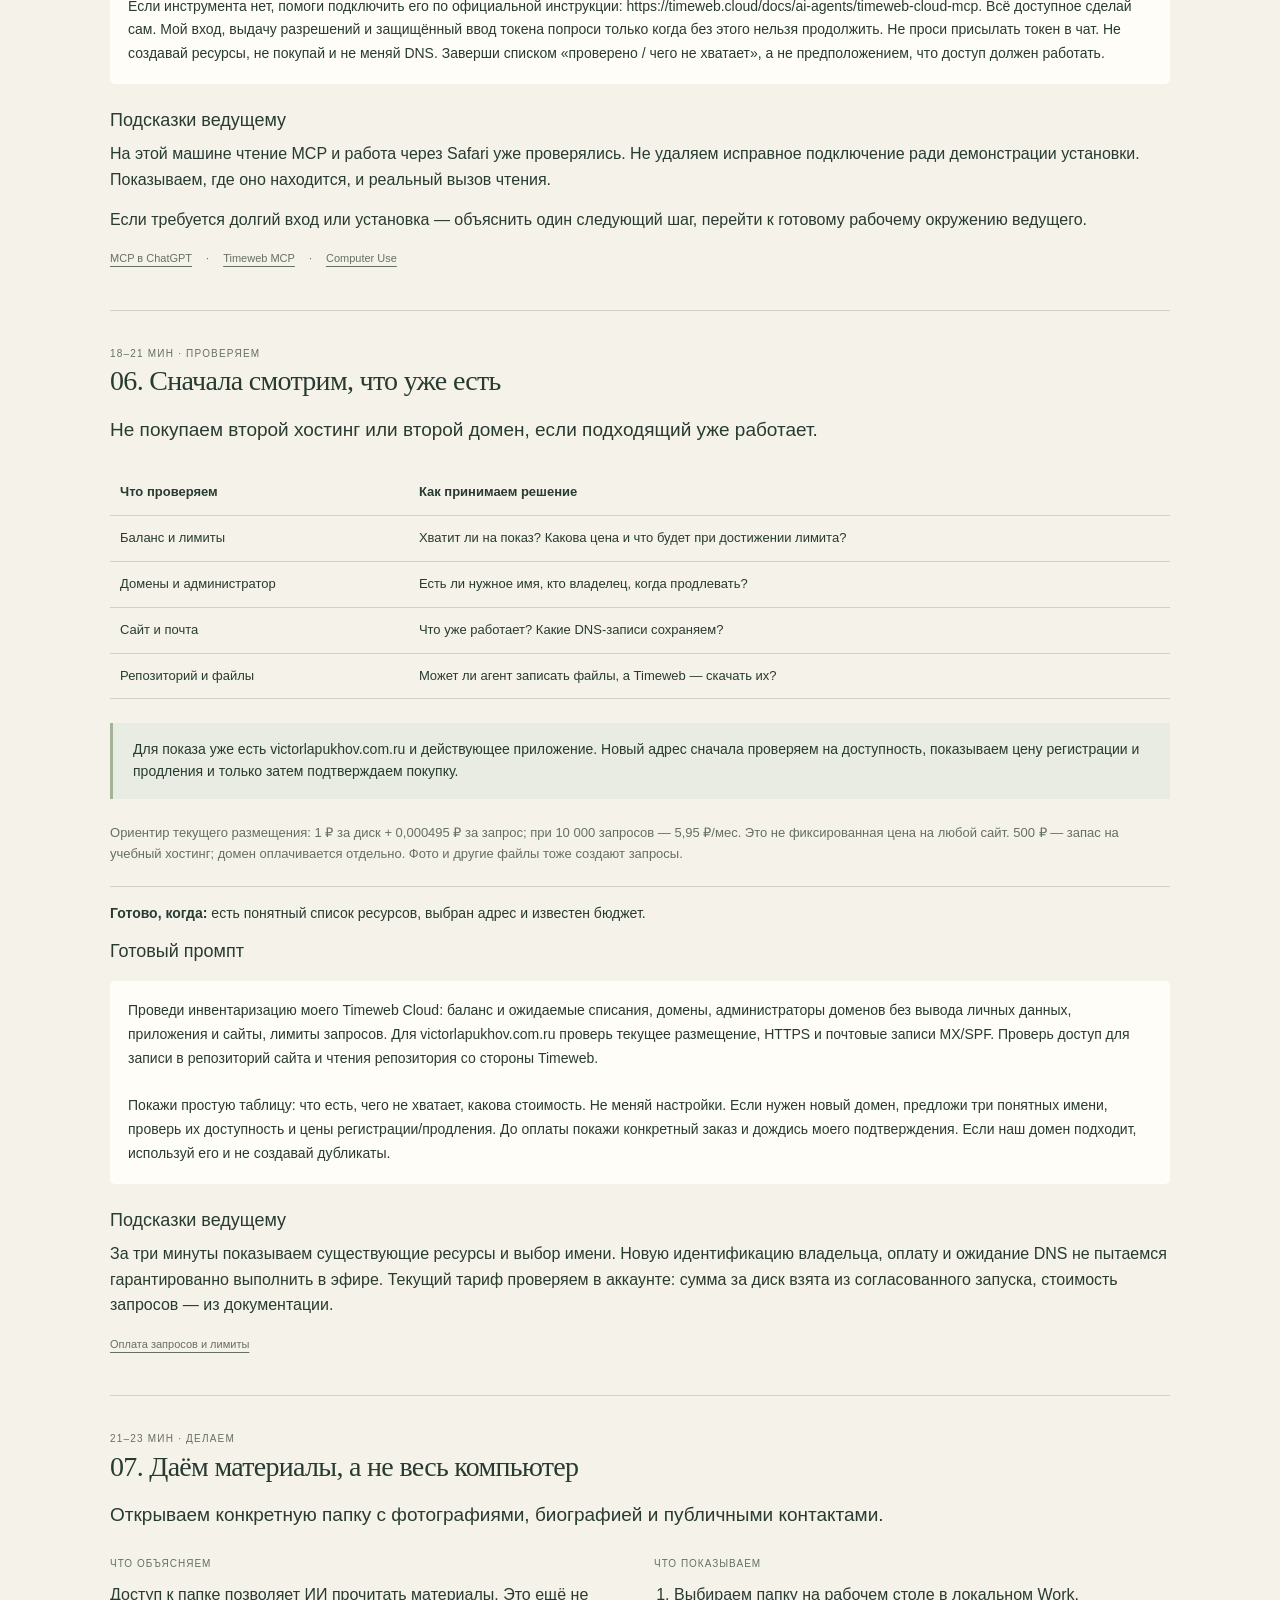
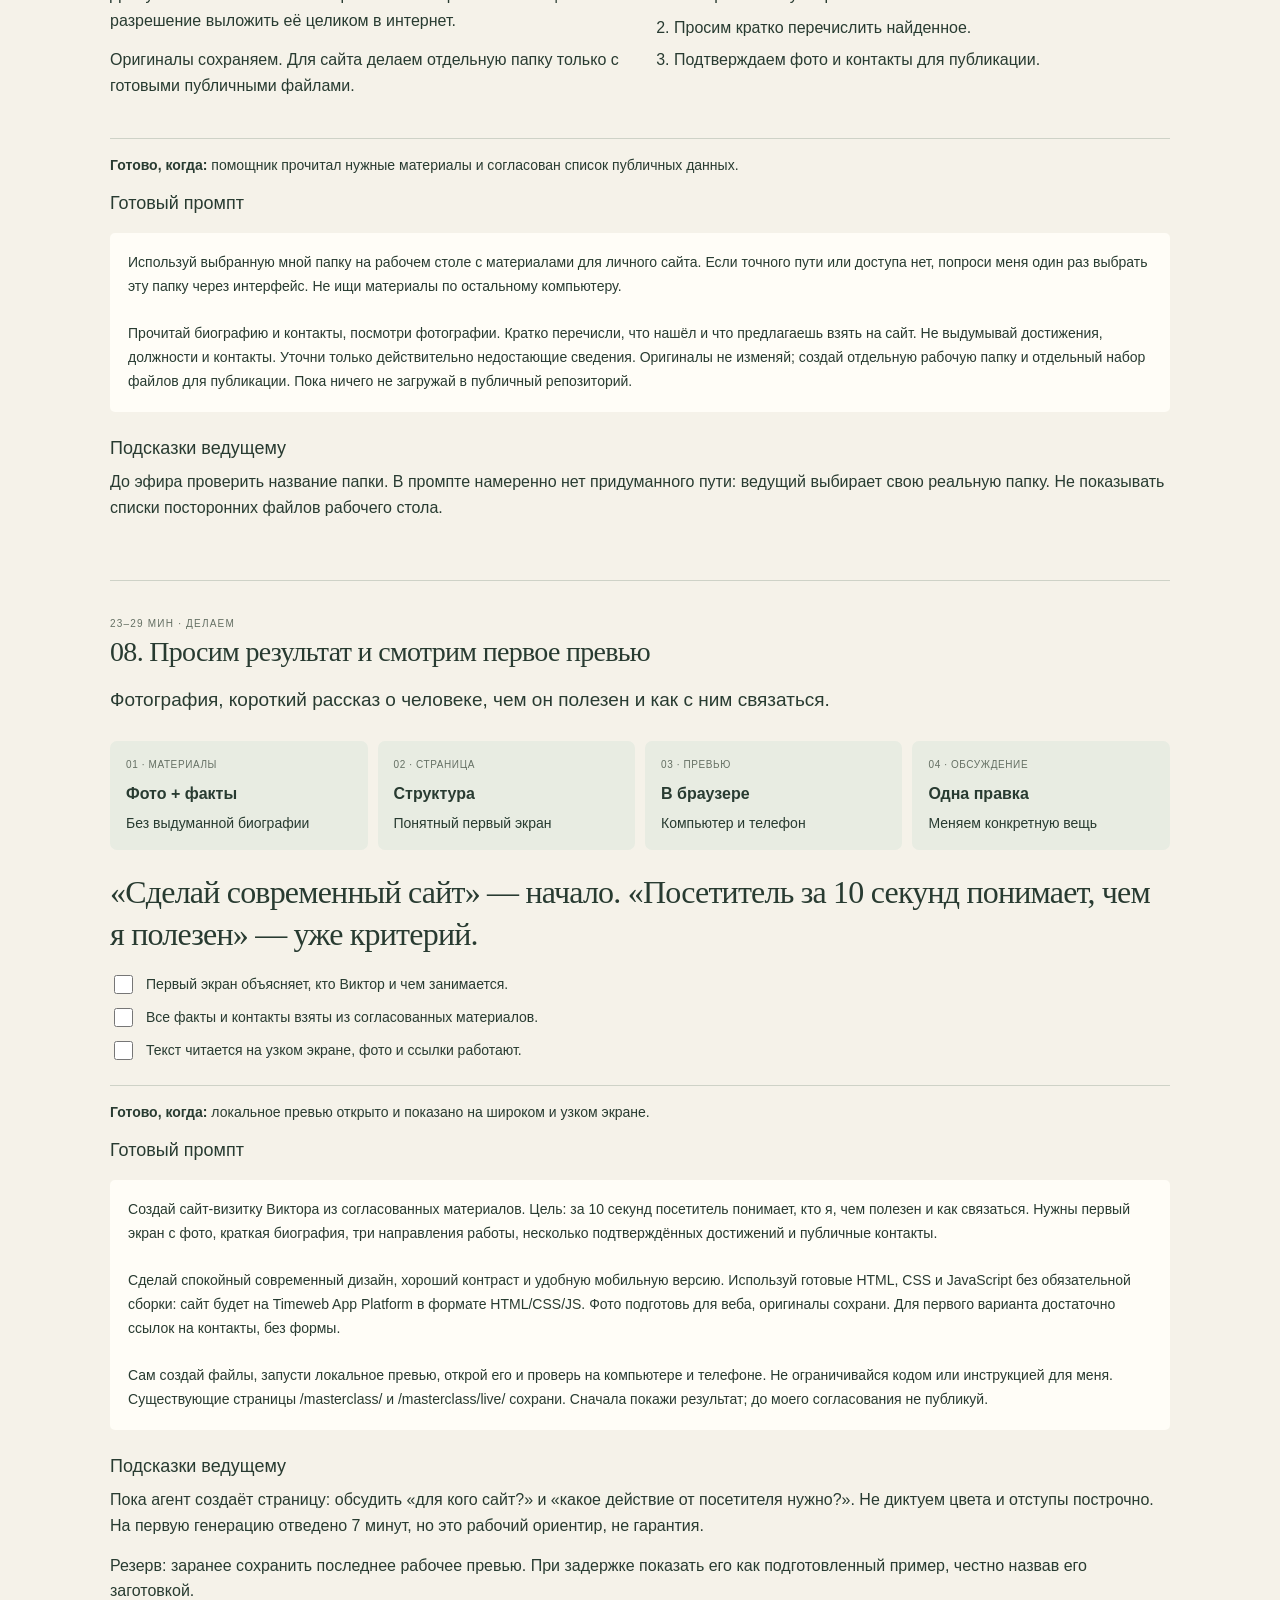
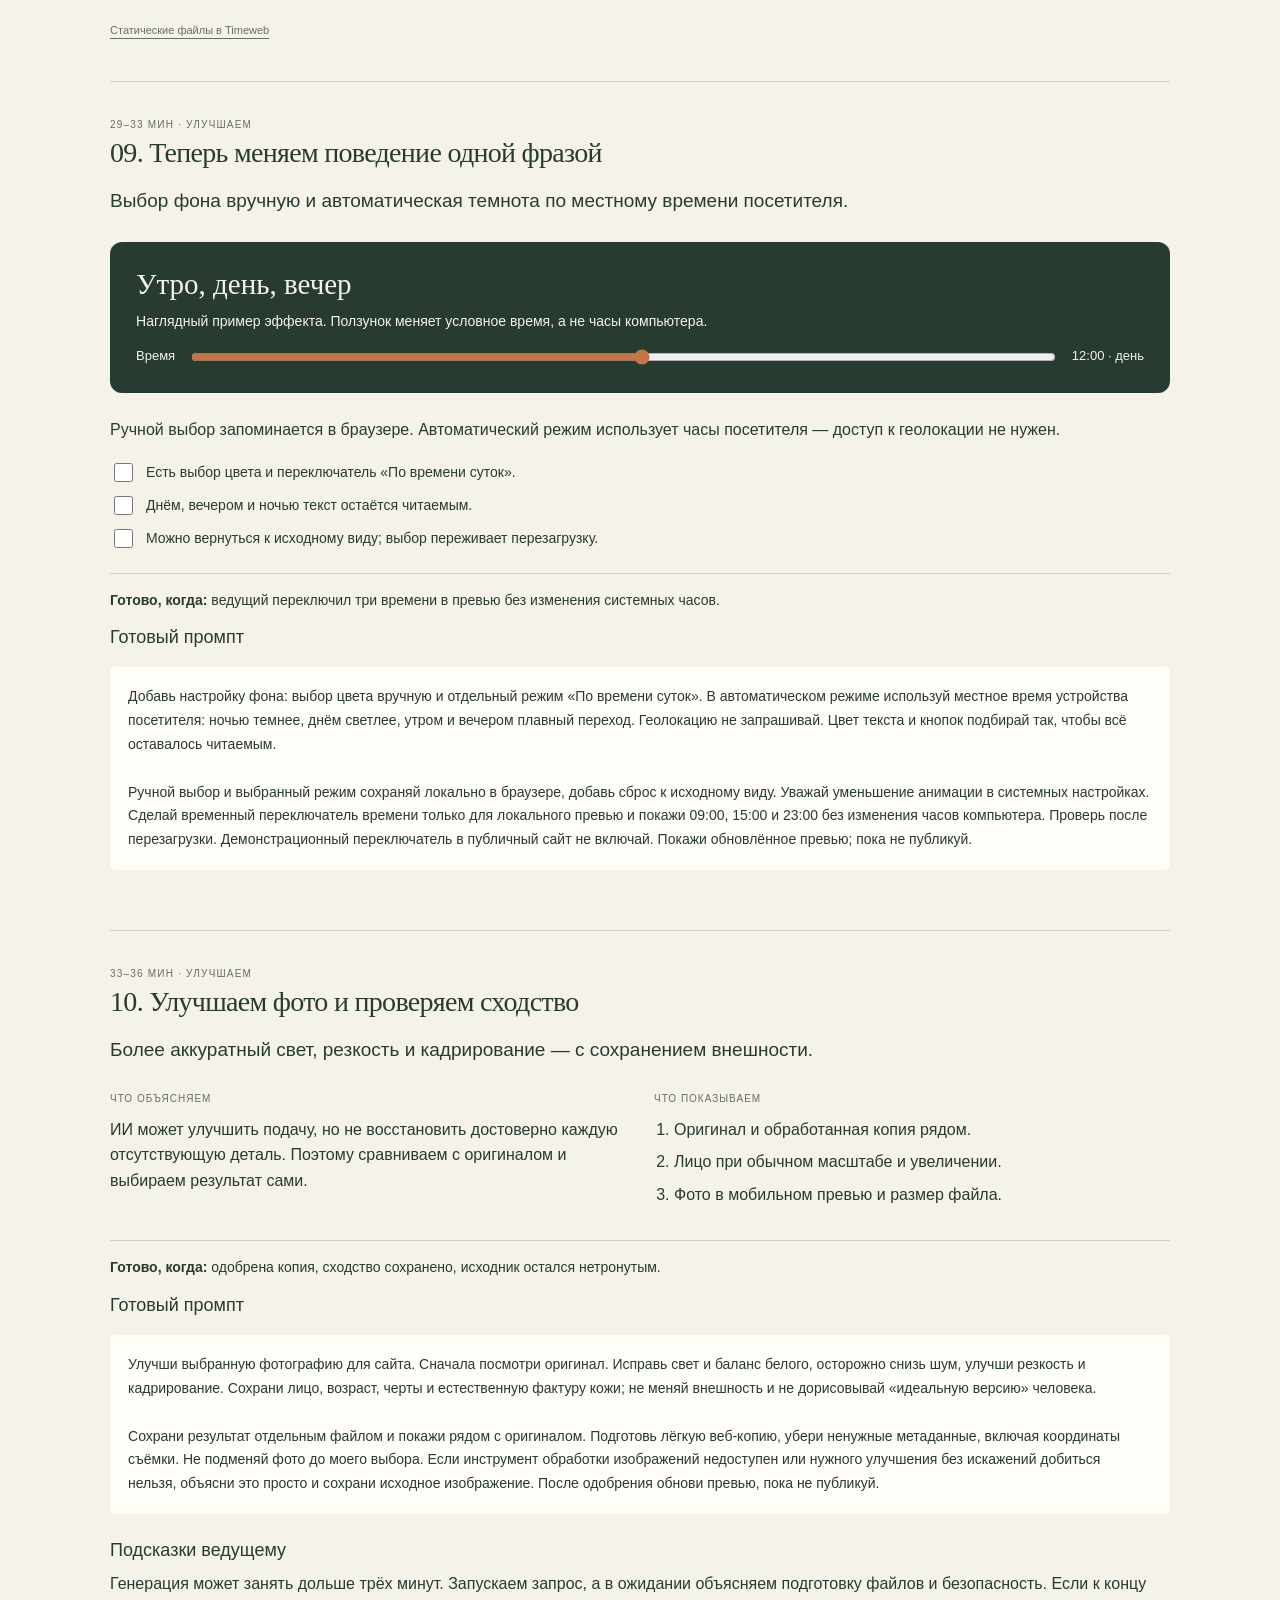
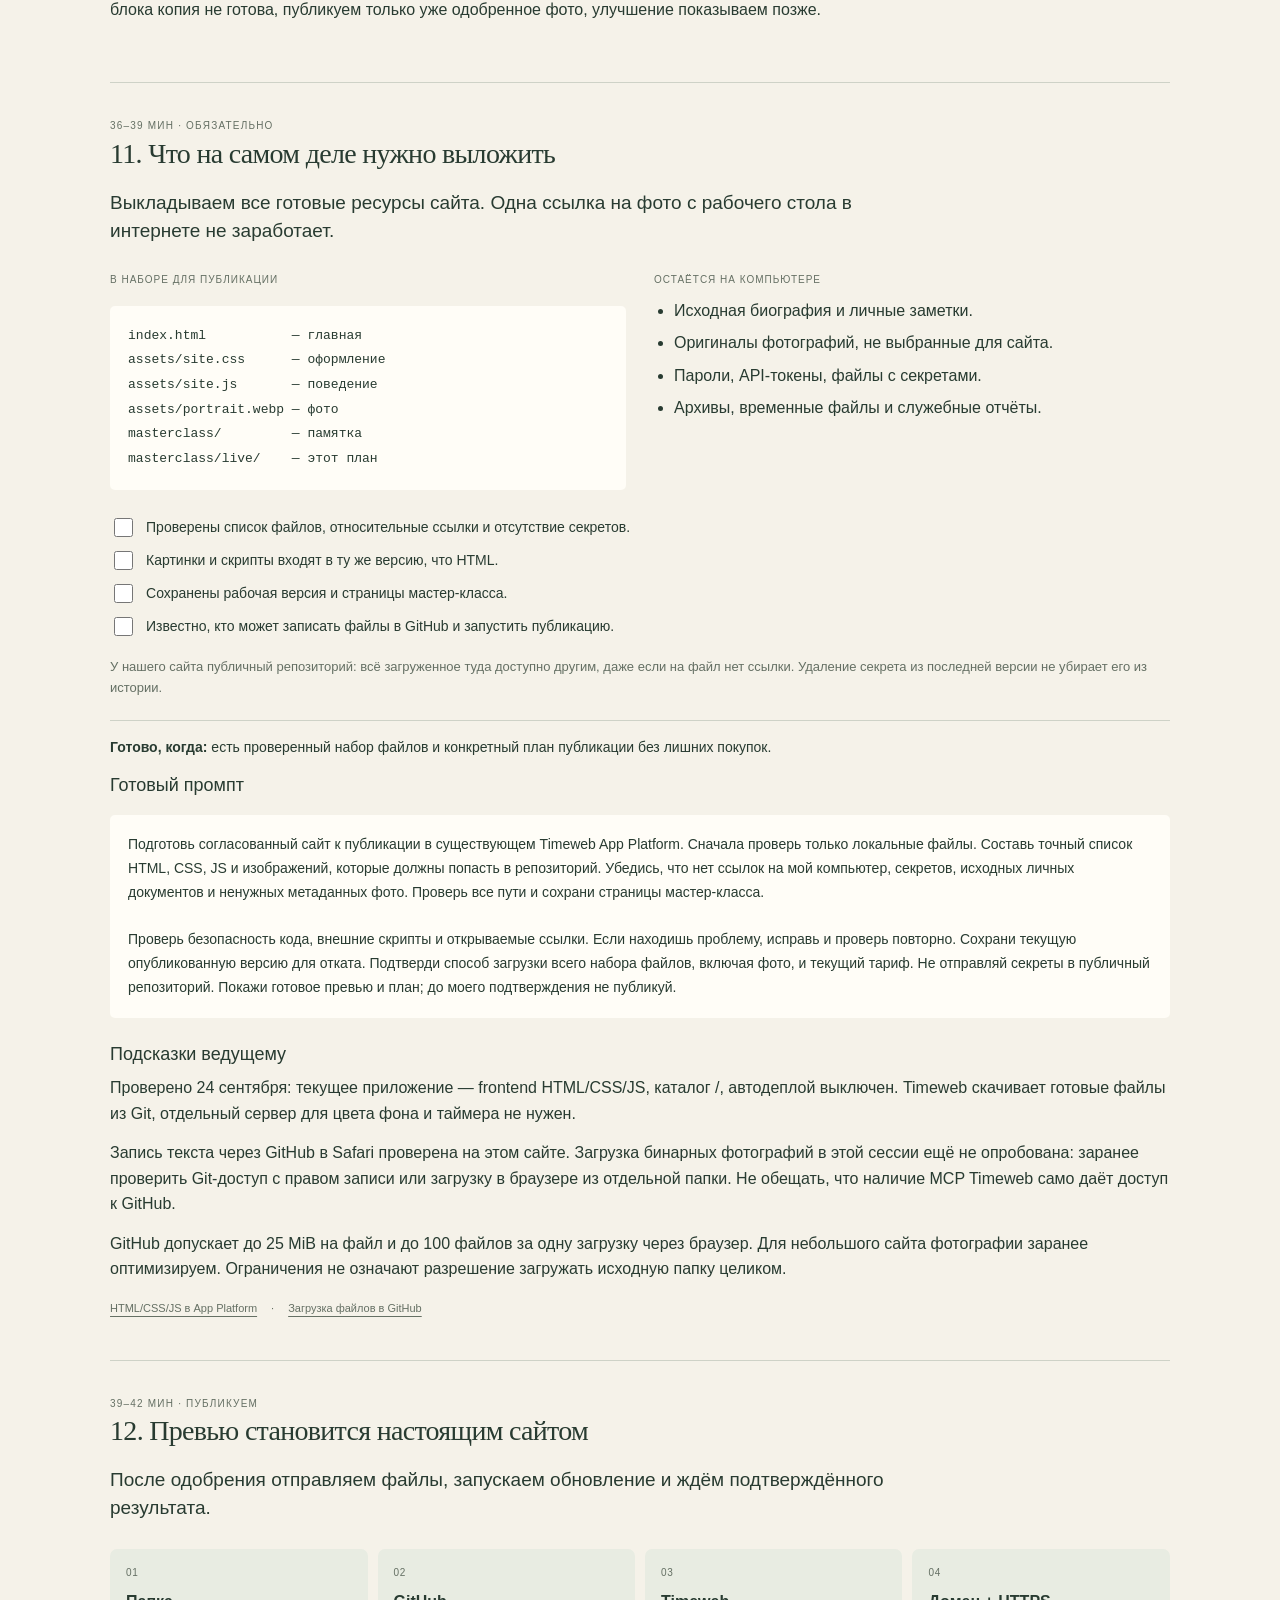
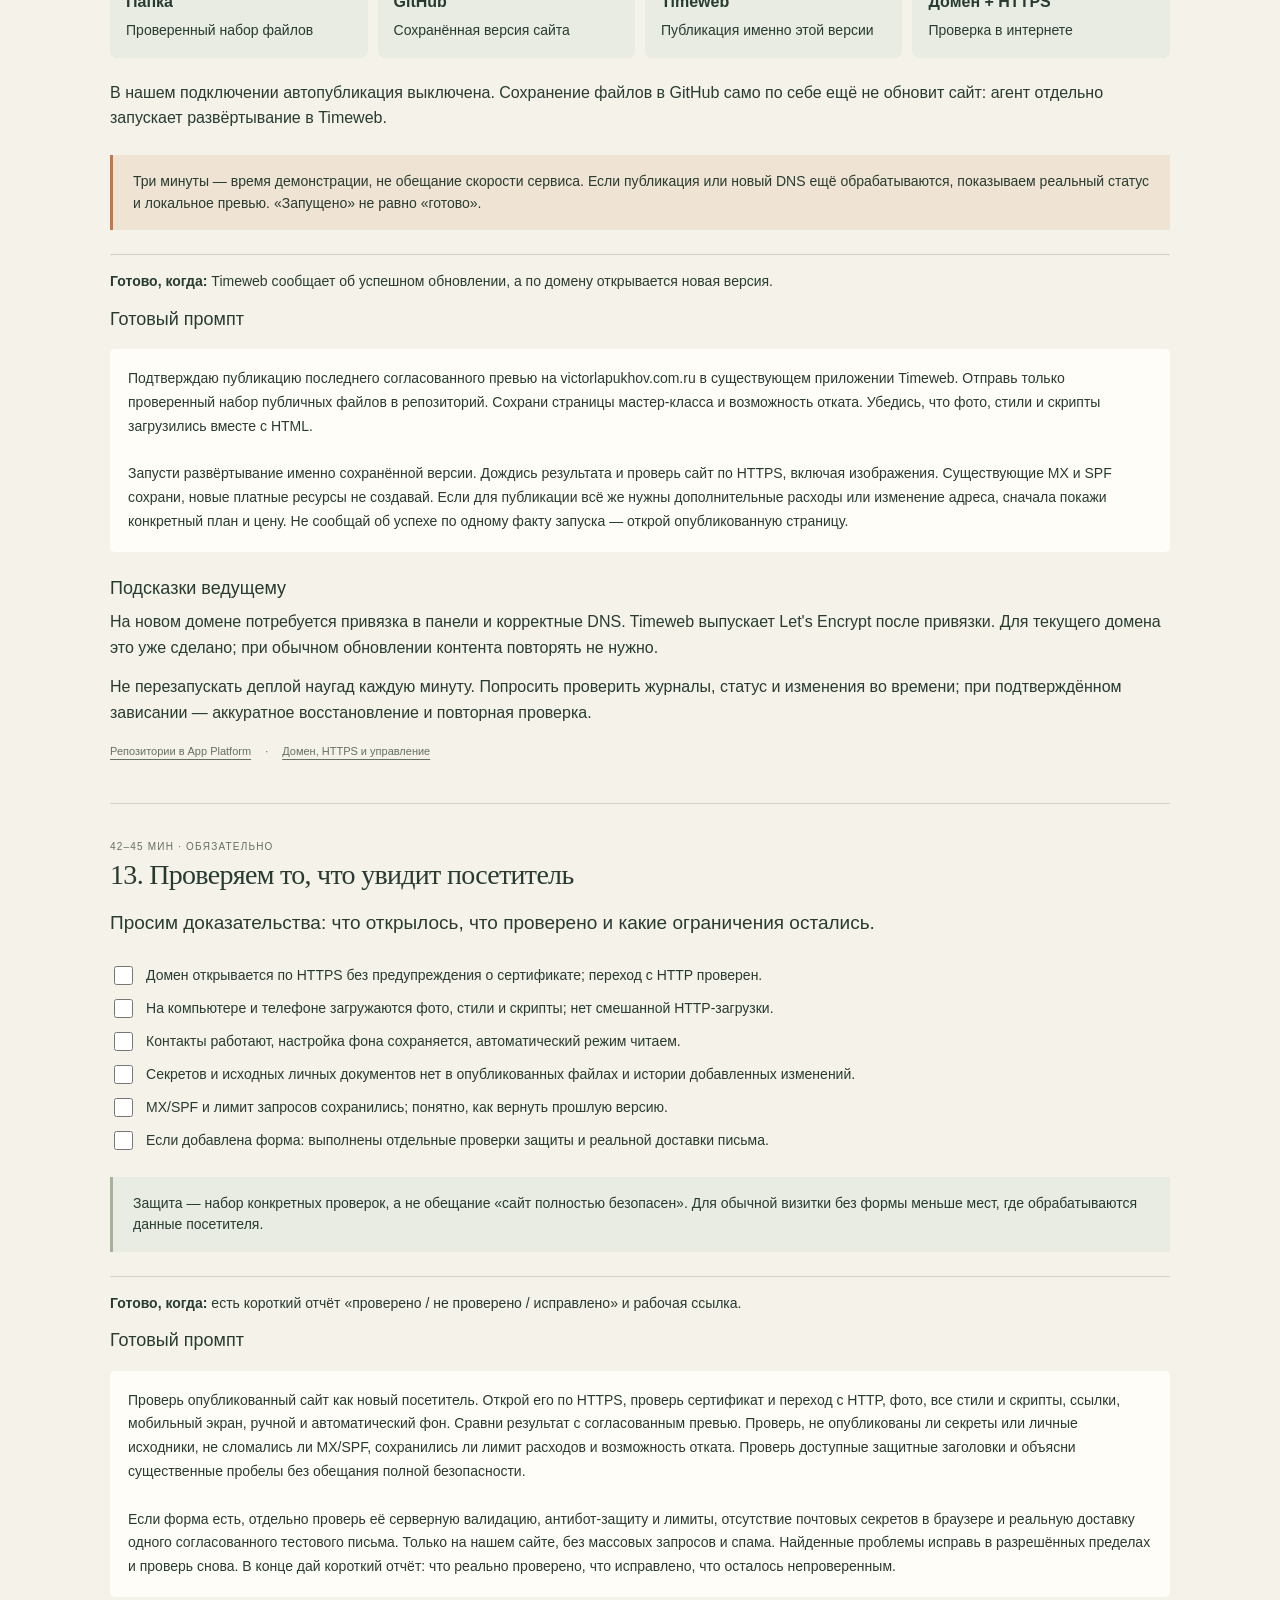
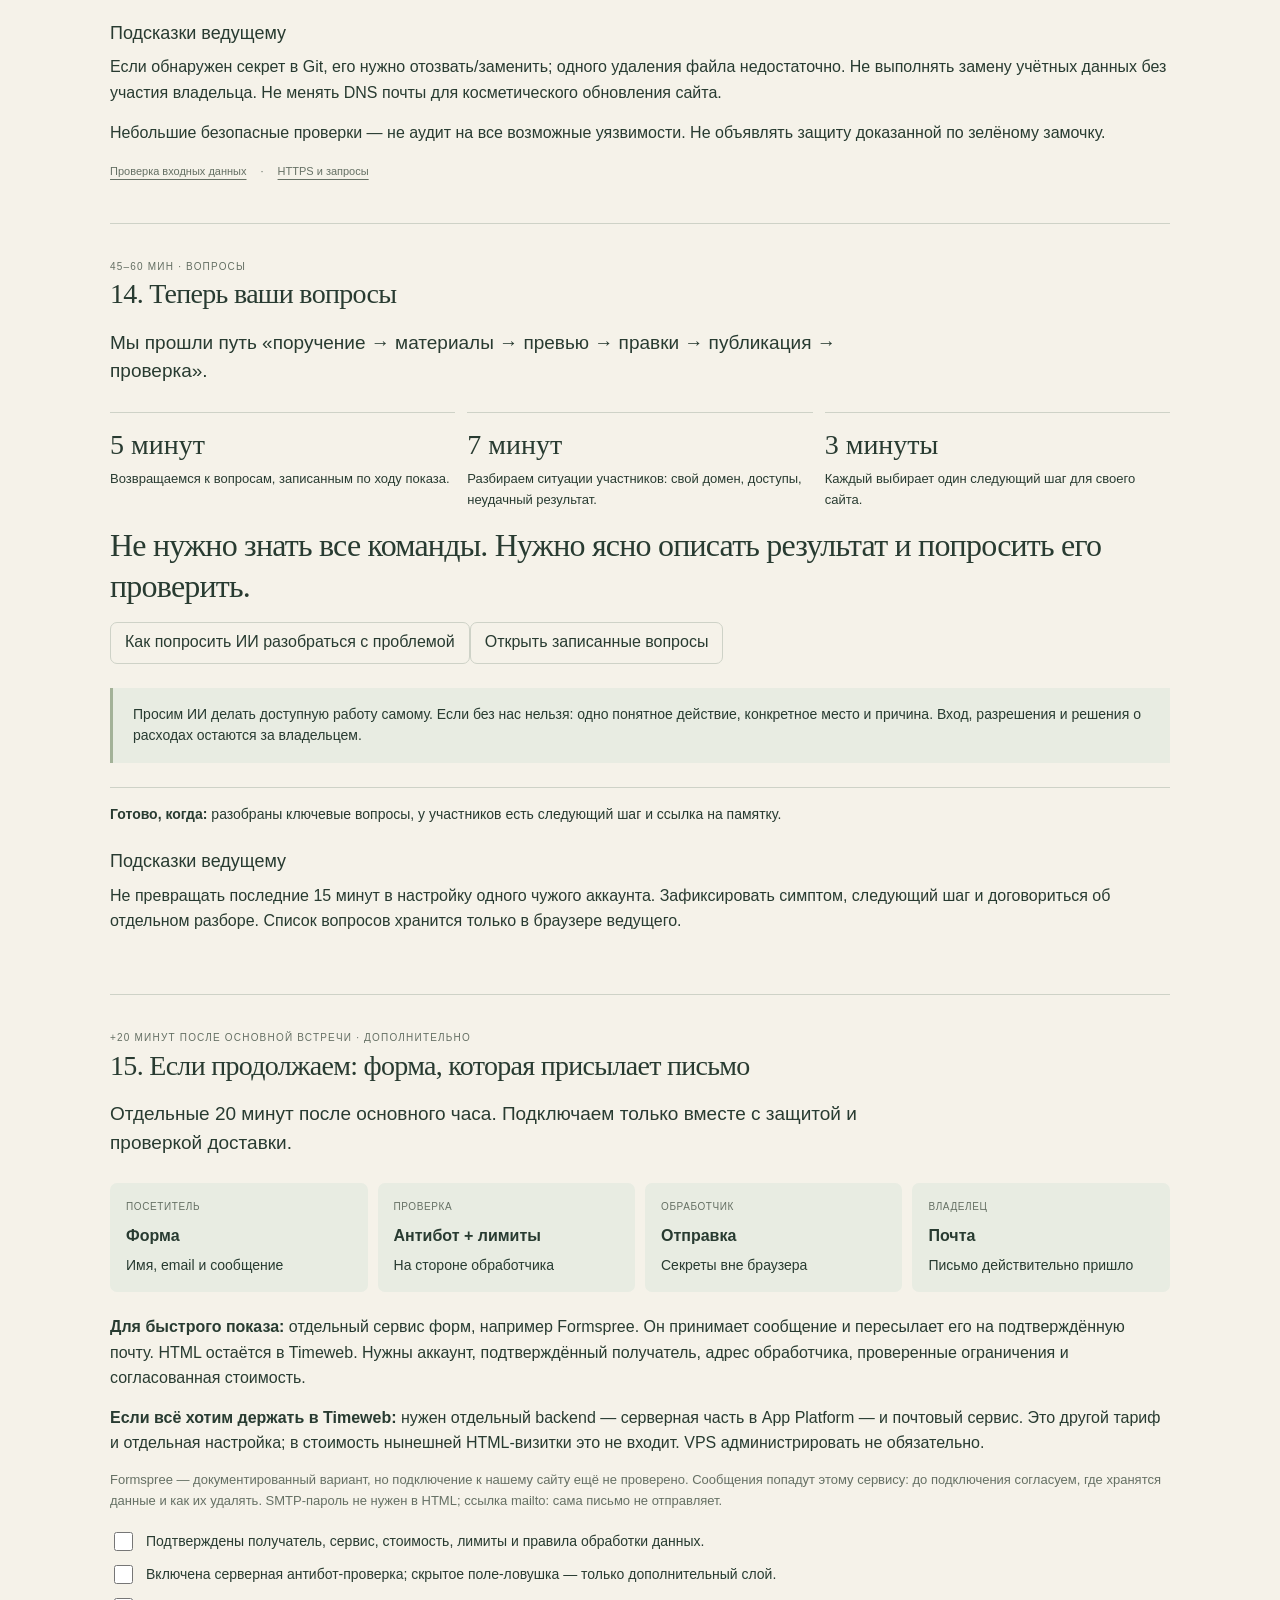
<file: masterclass/live/plan.html>
<!doctype html><html lang="ru"><head><meta charset="utf-8"><meta name="viewport" content="width=device-width,initial-scale=1"><meta name="robots" content="noindex, nofollow, noarchive"><title>План мастер-класса — для чтения</title><link rel="stylesheet" href="./style.css?v=392b247bec9e"></head><body><main class="stage" style="margin:auto"><p><a href="./">← К интерактивному плану</a></p><h1>45 минут показа.<br>15 минут вопросов.</h1><p>Полный сценарий для чтения и печати. Дополнительная форма — ещё 20 минут.</p>
<section style="border-top:1px solid #ced2c7;padding:28px 0"><span class="eyebrow">00–02 мин · Начало</span><h2>01. Сегодня из разговора получится сайт</h2><p class="stage-lead">45 минут показываем путь целиком. Следующие 15 минут отвечаем на вопросы.</p><div class="checkpoint-grid"><div class="checkpoint"><strong>Понять</strong><p>Где живёт сайт и как ИИ получает инструменты.</p></div><div class="checkpoint"><strong>Сделать</strong><p>Сайт-визитку из фото, биографии и контактов.</p></div><div class="checkpoint"><strong>Проверить</strong><p>Открыть по HTTPS и убедиться, что секреты не попали наружу.</p></div></div><p class="callout">Это живой показ ведущего. Участники следят и записывают вопросы; повторять каждый вход и каждую настройку одновременно не нужно.</p><p class="ready-line"><strong>Готово, когда:</strong> видны рабочий чат, эта страница с планом и папка материалов.</p>
<h3 style="margin-top:24px">Подсказки ведущему</h3><p>До встречи: обновить приложение; проверить GPT‑6, лимиты, GitHub, Timeweb, работу MCP и Computer Use. Подготовить папку на рабочем столе только с разрешёнными к публикации материалами. Скрыть уведомления и личные вкладки.</p><p>Заранее открыть текущий сайт и сохранить его рабочую версию. Регистрацию администратора домена и идентификацию пройти до эфира. Новая регистрация, DNS и генерация не обязаны уложиться в тайминг — запасной показ идёт на уже работающем домене.</p><p>Если времени мало, убираем дополнительные украшения и форму. Основной результат и 15 минут вопросов сохраняем.</p>
<p class="stage-sources"></p></section>
<section style="border-top:1px solid #ced2c7;padding:28px 0"><span class="eyebrow">02–06 мин · База</span><h2>02. У сайта есть адрес и свой дом</h2><p class="stage-lead">Покупка домена даёт имя. Чтобы по нему что-то открылось, нужны файлы и место для них.</p><figure class="diagram" aria-label="Домен — адрес, DNS — справочник, хостинг — дом с содержимым сайта">
<div class="diagram-grid">
<div class="diagram-card"><svg viewBox="0 0 200 140" role="img" aria-label="Табличка с адресом дома"><path d="M99 59v71M58 130h82" fill="none" stroke="currentColor" stroke-width="6" stroke-linecap="round"/><rect x="15" y="14" width="170" height="59" rx="9" fill="#fffdf7" stroke="currentColor" stroke-width="3"/><text x="100" y="39" text-anchor="middle" font-family="Arial" font-size="12" fill="currentColor">УЛИЦА ВИКТОРА</text><text x="100" y="61" text-anchor="middle" font-family="Georgia" font-size="24" fill="currentColor">№ 1</text></svg><strong>Домен — адрес</strong><small>Имя, которое вводят в браузере.<br>Например, victorlapukhov.com.ru</small></div>
<div class="diagram-arrow" aria-hidden="true">→</div>
<div class="diagram-card"><svg viewBox="0 0 200 140" role="img" aria-label="Справочник связывает адрес с нужным домом"><path d="M24 24Q64 10 100 26Q136 10 176 24V119Q136 105 100 122Q64 105 24 119Z" fill="#fffdf7" stroke="currentColor" stroke-width="3"/><path d="M100 27v92M40 43h40M40 59h33M40 75h39M120 43h39M120 59h33" fill="none" stroke="currentColor" stroke-width="3" stroke-linecap="round"/><path d="M121 89h37m-9-9 10 9-10 9" fill="none" stroke="#c57649" stroke-width="4"/></svg><strong>DNS — справочник</strong><small>Подсказывает браузеру,<br>где находится сайт по этому имени.</small></div>
<div class="diagram-arrow" aria-hidden="true">→</div>
<div class="diagram-card"><svg viewBox="0 0 200 140" role="img" aria-label="Дом хранит страницы, фотографии и оформление"><path d="M27 60 100 9l73 51" fill="none" stroke="currentColor" stroke-width="6" stroke-linejoin="round"/><path d="M39 54v77h122V54L100 13Z" fill="#fffdf7" stroke="currentColor" stroke-width="3"/><rect x="56" y="68" width="30" height="26" rx="2" fill="#d9e5cc" stroke="currentColor" stroke-width="2"/><path d="M108 131V76h34v55" fill="#c57649" stroke="currentColor" stroke-width="2"/><path d="M26 132h148" stroke="currentColor" stroke-width="3"/></svg><strong>Хостинг — дом</strong><small>Место для страниц, фото и файлов.<br>Они доступны, даже если ноутбук выключен.</small></div>
</div><figcaption>Имя сайта не хранит сам сайт. Один адрес можно направить на другой хостинг.</figcaption></figure><div class="two-col"><div><span class="micro-label">Что объясняем</span><p><strong>Домен</strong> — удобный адрес вместо длинного номера компьютера. За владение именем платят и вовремя продлевают его.</p><p><strong>Хостинг</strong> — место, где сайт хранится и работает. У нас это Timeweb App Platform: обслуживание площадки берёт на себя сервис.</p></div><div><span class="micro-label">Что показываем</span><p>Вводим адрес нашего сайта в браузер. Показываем те же файлы в папке и приложение в Timeweb.</p><p><strong>DNS</strong> связывает имя с местом размещения. Менять его после каждой правки текста не нужно.</p></div></div><p class="callout"><strong>HTTPS — защищённая дорога к дому.</strong> Шифрует передачу и помогает проверить адрес сайта. Это не проверка честности владельца и не защита формы от всех ботов.</p><p class="note">В DNS есть и указатели для почты. Существующие MX и SPF сохраняем, иначе можно сломать доставку писем.</p><p class="ready-line"><strong>Готово, когда:</strong> участники могут объяснить разницу между адресом и местом хранения.</p>
<h3 style="margin-top:24px">Подсказки ведущему</h3><p>Спросить зал: «Если я переезжаю на другой хостинг, обязательно ли покупать другое имя?» Ответ: нет, меняем указатель. Аналогия упрощённая: один адрес может вести на несколько серверов.</p>
<p class="stage-sources"><a href="https://timeweb.cloud/docs/apps/upravlenie-apps-v-paneli">Timeweb: домен и HTTPS</a></p></section>
<section style="border-top:1px solid #ced2c7;padding:28px 0"><span class="eyebrow">06–10 мин · База</span><h2>03. Помощник, которому дали инструменты</h2><p class="stage-lead">В ChatGPT режим называется Work. В новом чате переключатель находится вверху; для папки на рабочем столе выбираем Work locally.</p><figure class="diagram" aria-label="Человек поручает задачу ChatGPT Work, помощник использует подключённые инструменты">
<div class="agent-flow"><div class="agent-box"><svg viewBox="0 0 130 100" role="img" aria-label="Человек задаёт результат"><circle cx="65" cy="30" r="19" fill="#fffdf7" stroke="currentColor" stroke-width="3"/><path d="M25 94V77q0-25 40-25t40 25v17" fill="#fffdf7" stroke="currentColor" stroke-width="3"/><path d="m43 75 18 10 24-18" stroke="#c57649" stroke-width="4" fill="none"/></svg><strong>Вы</strong><small>«Сделай мне сайт»<br>Решаете, что подходит.</small></div><div class="diagram-arrow" aria-hidden="true">→</div><div class="agent-box"><svg viewBox="0 0 130 100" role="img" aria-label="Рабочее место помощника"><rect x="11" y="13" width="108" height="65" rx="7" fill="#fffdf7" stroke="currentColor" stroke-width="3"/><path d="M42 94h46M65 79v14" stroke="currentColor" stroke-width="3"/><path d="M27 33h46M27 46h76M27 59h54" stroke="#82947c" stroke-width="4"/><circle cx="101" cy="30" r="5" fill="#c57649"/></svg><strong>ChatGPT Work</strong><small>Планирует → делает → проверяет.<br>GPT‑6 — выбранная модель.</small></div><div class="diagram-arrow" aria-hidden="true">→</div><div class="tools-stack"><div class="tool-cell"><strong>Timeweb через MCP</strong><span>Запросить домены, проверить приложение</span></div><div class="tool-cell"><strong>Computer Use</strong><span>Открыть панель, нажать кнопку</span></div><div class="tool-cell"><strong>Рабочая папка</strong><span>Прочитать материалы, создать файлы</span></div></div></div><figcaption>Доступ даём к нужному месту. Установленный инструмент ещё не означает вход в ваш аккаунт.</figcaption></figure><div class="definition-grid"><div><h3>Плагин — набор возможностей</h3><p>Как коробка с инструментами и инструкциями: устанавливаем нужный набор, чтобы помощник умел больше.</p></div><div><h3>Коннектор — подключение к сервису</h3><p>Например, к хранилищу документов. После входа помощник видит только то, на что получил разрешение.</p></div><div><h3>MCP — общий язык для инструментов</h3><p>По нему помощник обращается к сервису. MCP-сервер Timeweb — собеседник на стороне облака, который предлагает команды вроде «покажи домены».</p></div><div><h3>Computer Use — работа через экран</h3><p>Помощник видит окно и нажимает кнопки, как человек. Пригодится там, где готовой команды нет.</p></div></div><p class="callout">Эти слова описывают разные вещи. Плагин может включать подключение к MCP-серверу. Наличие плагина не выдаёт автоматически доступ ко всем аккаунтам.</p><p class="ready-line"><strong>Готово, когда:</strong> в новом чате включены Work, локальная работа и GPT‑6 Astra.</p>
<h3 style="margin-top:24px">Подсказки ведущему</h3><p>На встрече говорим «ChatGPT Work», не смешиваем название с Claude Cowork. У участников с альтернативой Claude будут другие меню; сам путь «материалы → превью → публикация» тот же.</p><p>Достаточно четырёх определений. Не показываем JSON-конфиги и термины API до появления практической необходимости.</p>
<p class="stage-sources"><a href="https://learn.chatgpt.com/docs/use-chatgpt">Work</a> · <a href="https://learn.chatgpt.com/docs/skills-and-plugins">Плагины</a> · <a href="https://learn.chatgpt.com/docs/extend/mcp">MCP</a> · <a href="https://learn.chatgpt.com/docs/computer-use">Computer Use</a></p></section>
<section style="border-top:1px solid #ced2c7;padding:28px 0"><span class="eyebrow">10–14 мин · База + действие</span><h2>04. GitHub: зачем он нужен и как дать доступ</h2><p class="stage-lead">Между готовыми файлами на компьютере и работающим сайтом нужна передача. В нашем сценарии она идёт через GitHub.</p><figure class="diagram house-git" aria-label="Домен и DNS ведут к дому на хостинге. В GitHub хранятся чертежи дома, а Git сохраняет историю их изменений.">
<div class="diagram-grid">
<div class="diagram-card"><svg viewBox="0 0 200 140" role="img" aria-label="Табличка с адресом дома"><path d="M99 59v71M58 130h82" fill="none" stroke="currentColor" stroke-width="6" stroke-linecap="round"/><rect x="15" y="14" width="170" height="59" rx="9" fill="#fffdf7" stroke="currentColor" stroke-width="3"/><text x="100" y="39" text-anchor="middle" font-family="Arial" font-size="12" fill="currentColor">УЛИЦА ВИКТОРА</text><text x="100" y="61" text-anchor="middle" font-family="Georgia" font-size="24" fill="currentColor">№ 1</text></svg><strong>Домен — адрес</strong><small>Имя, которое вводят в браузере.<br>Например, victorlapukhov.com.ru</small></div>
<div class="diagram-arrow" aria-hidden="true">→</div>
<div class="diagram-card"><svg viewBox="0 0 200 140" role="img" aria-label="Справочник связывает адрес с нужным домом"><path d="M24 24Q64 10 100 26Q136 10 176 24V119Q136 105 100 122Q64 105 24 119Z" fill="#fffdf7" stroke="currentColor" stroke-width="3"/><path d="M100 27v92M40 43h40M40 59h33M40 75h39M120 43h39M120 59h33" fill="none" stroke="currentColor" stroke-width="3" stroke-linecap="round"/><path d="M121 89h37m-9-9 10 9-10 9" fill="none" stroke="#c57649" stroke-width="4"/></svg><strong>DNS — справочник</strong><small>Подсказывает браузеру,<br>где находится сайт по этому имени.</small></div>
<div class="diagram-arrow" aria-hidden="true">→</div>
<div class="diagram-card"><svg viewBox="0 0 200 140" role="img" aria-label="Дом хранит страницы, фотографии и оформление"><path d="M27 60 100 9l73 51" fill="none" stroke="currentColor" stroke-width="6" stroke-linejoin="round"/><path d="M39 54v77h122V54L100 13Z" fill="#fffdf7" stroke="currentColor" stroke-width="3"/><rect x="56" y="68" width="30" height="26" rx="2" fill="#d9e5cc" stroke="currentColor" stroke-width="2"/><path d="M108 131V76h34v55" fill="#c57649" stroke="currentColor" stroke-width="2"/><path d="M26 132h148" stroke="currentColor" stroke-width="3"/></svg><strong>Хостинг — дом</strong><small>Место для страниц, фото и файлов.<br>Они доступны, даже если ноутбук выключен.</small></div>
</div><div class="blueprint-route">
<div class="blueprint-archive">
<svg viewBox="0 0 220 170" role="img" aria-label="Архив чертежей одного дома: три сохранённые версии и план комнат">
<rect x="30" y="9" width="151" height="112" rx="6" fill="#fffdf7" stroke="#467a87" stroke-width="2" transform="rotate(-7 105 65)"/>
<rect x="24" y="17" width="160" height="114" rx="6" fill="#e7eff0" stroke="#467a87" stroke-width="2" transform="rotate(4 104 74)"/>
<rect x="17" y="25" width="173" height="111" rx="6" fill="#467a87"/>
<path d="M31 43h145M31 62h145M31 81h145M31 100h145M31 119h145M45 37v88M66 37v88M87 37v88M108 37v88M129 37v88M150 37v88M171 37v88" stroke="#fffdf7" stroke-opacity=".15" fill="none"/>
<path d="m33 65 30-23 30 23M39 61v44h48V61M48 76h12v12H48m22 17V80h10v25" fill="none" stroke="#fffdf7" stroke-width="2.5" stroke-linejoin="round"/>
<path d="M115 47h53v62h-53ZM115 75h25m9 0h19M140 47v48m0 8v6M128 109v-13h12" fill="none" stroke="#fffdf7" stroke-width="2.5"/>
<path d="M39 152h143" fill="none" stroke="#467a87" stroke-width="2"/>
<circle cx="45" cy="152" r="11" fill="#fffdf7" stroke="#467a87" stroke-width="2"/><circle cx="109" cy="152" r="11" fill="#fffdf7" stroke="#467a87" stroke-width="2"/><circle cx="173" cy="152" r="11" fill="#c57649"/>
<g font-family="Arial" font-size="11" text-anchor="middle"><text x="45" y="156" fill="#467a87">1</text><text x="109" y="156" fill="#467a87">2</text><text x="173" y="156" fill="#fffdf7">3</text></g>
</svg>
<div><span class="micro-label">Здесь хранятся чертежи дома</span><strong>GitHub — архив проекта</strong><p>Файлы сайта: страницы, фото и оформление.</p><small><b>Git — история правок.</b><br>Сохраняет версии чертежей: 1 → 2 → 3.<br>Можно вернуться к предыдущей.</small></div>
</div>
<div class="blueprint-publish"><svg viewBox="0 0 180 64" aria-hidden="true"><path d="M9 48H144V10m-10 11 10-11 10 11" fill="none" stroke="#c57649" stroke-width="3" stroke-linecap="round" stroke-linejoin="round"/></svg><strong>Публикуем выбранную версию</strong><small>Timeweb берёт файлы из архива.<br>Дом на хостинге обновляется.</small></div>
</div><figcaption>Посетитель идёт по адресу в готовый дом. Мы меняем чертежи в GitHub и передаём новую версию на хостинг.</figcaption></figure><div class="checkpoint-grid"><div class="checkpoint"><strong>Git — история версий</strong><p>Как «сохранить новую версию» у документа: видно, что изменилось, и можно вернуться к прежнему варианту.</p></div><div class="checkpoint"><strong>GitHub — папка в интернете</strong><p>Хранит файлы проекта и их историю. Такая папка называется репозиторием. Коммит — сохранённая версия с короткой подписью.</p></div><div class="checkpoint"><strong>Timeweb — работающий дом</strong><p>Забирает выбранную версию из этой папки и показывает сайт посетителям по нашему домену.</p></div></div>

<p><strong>Зачем это нам:</strong> Timeweb App Platform получает готовые файлы из Git-репозитория. После правки в чате агент сохраняет новую версию туда и запускает обновление. Для обычного HTML отдельная сборка не нужна. GitHub выбран для нашего показа; сам HTML может работать и на другом хостинге, а Timeweb поддерживает и другие Git-сервисы.</p>
<h3>Вход и подключение: один раз до публикации</h3><ol class="compact-list"><li><strong>Войдите на <a href="https://github.com/">github.com</a>.</strong> Если аккаунта нет, зарегистрируйте его заранее. Пароль и код подтверждения вводите сами на сайте GitHub, не в чате. Платный тариф GitHub для нашего публичного учебного репозитория не требуется.</li><li><strong>Попросите ChatGPT подключить GitHub — промпт ниже.</strong> Агент проверит уже доступные инструменты и предложит нужное подключение. Если требуется ваше действие: в приложении ChatGPT откройте <strong>«Плагины» → найдите GitHub → откройте карточку → «Установить» (+)</strong>, затем пройдите подключение аккаунта. Выберите доступ только к нужному репозиторию, если такой выбор предложен. После установки откройте новый чат в режиме Work; GitHub можно выбрать через <strong>@GitHub</strong>.</li><li><strong>Проверьте возможность записи.</strong> Видеть файлы недостаточно: агенту нужен работающий способ сохранить изменения. Попросите назвать аккаунт, репозиторий, доступные действия и выполнить согласованную пробную запись в отдельной ветке без публикации сайта.</li><li><strong>Если плагин недоступен или записи через него нет:</strong> агент проверяет другой разрешённый способ — например, GitHub в авторизованном браузере через Computer Use. Вход в браузере и подключение плагина — разные доступы. На этом сайте загрузка файлов через Safari уже проверена.</li><li><strong>Отдельно подключаем репозиторий к Timeweb.</strong> Агенту нужен доступ <em>записывать</em> файлы в GitHub, а Timeweb — <em>читать</em> их. При публикации выбираем репозиторий, ветку и папку сайта. Наш публичный репозиторий подключён по ссылке; автопубликация выключена.</li></ol>
<p class="callout">Плагин GitHub помогает работать с репозиторием, но его установка сама по себе не доказывает право записи. MCP Timeweb тоже не даёт доступ к GitHub. Просим показать реальный результат проверки.</p>
<p class="note">Git и GitHub Desktop вручную заранее ставить не нужно: для проверенного браузерного пути они не требуются. Если выбранный плагин использует локальные инструменты, агент проверит, что необходимо именно ему. В публичный репозиторий отправляем только согласованные файлы сайта — без паролей, исходной биографии и личных заметок.</p><div class="checklist"><label><input type="checkbox" data-check="0"><span>Вход в GitHub выполнен; известны аккаунт и репозиторий сайта.</span></label><label><input type="checkbox" data-check="1"><span>Плагин подключён либо проверен альтернативный доступ через браузер.</span></label><label><input type="checkbox" data-check="2"><span>Согласованная пробная запись прочитана обратно; её ветка не публикуется автоматически.</span></label><label><input type="checkbox" data-check="3"><span>Timeweb может прочитать выбранный репозиторий; способ запуска обновления понятен.</span></label></div><p class="ready-line"><strong>Готово, когда:</strong> агент может сохранить файлы, Timeweb — получить их, участники понимают роль каждого сервиса.</p>
<h3>Готовый промпт</h3><pre>Помоги подключить GitHub для публикации моего HTML-сайта в Timeweb App Platform. Объясни простыми словами, зачем нужны Git, GitHub и репозиторий. Сначала проверь уже доступные подключения и авторизацию, ничего не переустанавливай без необходимости.

Если нужен плагин GitHub, найди его в официальном каталоге ChatGPT и помоги подключить. Все доступные шаги выполни сам; мой вход в GitHub, код подтверждения и разрешения попроси только там, где без меня нельзя. Пароли и токены в чат не запрашивай. Если аккаунта ещё нет, помоги открыть регистрацию и ясно объясни, какие действия должен выполнить я.

Покажи, от имени какого аккаунта работаешь, какой репозиторий сайта выбран и умеет ли доступный инструмент записывать файлы. Чтение не выдавай за возможность записи. Если репозитория ещё нет, сначала согласуй его имя и публичность. До проверки записи убедись, что отдельная тестовая ветка не запускает деплой или другие нежелательные действия. Покажи имя ветки и короткий безличный тестовый файл; после моего подтверждения запиши его, прочитай обратно и покажи результат. Рабочую ветку, сайт и DNS не меняй.

Если через плагин записать нельзя, сам проверь альтернативный разрешённый путь: авторизованный Git-доступ или GitHub в браузере через Computer Use. Не обходи запреты доступа. Отдельно проверь, сможет ли Timeweb прочитать репозиторий. Заверши коротко: вход проверен / запись проверена или пока нет / чтение Timeweb проверено или пока нет / чего не хватает. Пока не публикуй сайт и не создавай платные услуги.</pre>
<h3 style="margin-top:24px">Подсказки ведущему</h3><p>4 минуты: 1 — схема и определения; 1 — показать вход и карточку плагина; 2 — показать заранее проверенный репозиторий, сохранённую версию и способ записи. Регистрацию, двухфакторный вход и настройку доступа делаем до встречи; показывать их с нуля за четыре минуты не обещаем.</p><p>Установка плагина и вход в аккаунт — отдельные действия. Проверка записи должна быть реальной: успешная загрузка и обратное чтение, а не только список файлов. Для текущего сайта используем уже работающий репозиторий, новый не создаём. Не включаем автодеплой ради проверки и не публикуем тестовую ветку.</p><p>Каталог плагинов проверен 28 сентября: GitHub доступен и описывает работу через коннектор и локальные инструменты. Конкретные возможности записи проверяются в окружении участника. 24 сентября пять файлов этой страницы успешно загружены через Safari и опубликованы через MCP Timeweb.</p>
<p class="stage-sources"><a href="https://docs.github.com/en/get-started/start-your-journey/what-is-github">Git и GitHub простыми словами</a> · <a href="https://learn.chatgpt.com/docs/plugins">Подключение плагинов ChatGPT</a> · <a href="https://docs.github.com/en/get-started/learning-about-github/githubs-plans">GitHub Free</a> · <a href="https://timeweb.cloud/docs/apps/how-it-works">Как Timeweb получает файлы</a> · <a href="https://timeweb.cloud/docs/apps/deploying-frontend-apps/static-website">Готовые HTML/CSS/JS</a></p></section>
<section style="border-top:1px solid #ced2c7;padding:28px 0"><span class="eyebrow">14–18 мин · Делаем</span><h2>05. Подключаем Timeweb и управление экраном</h2><p class="stage-lead">Сначала просим проверить уже доступное. Если всё работает, повторная установка не нужна.</p><div class="two-col"><div><span class="micro-label">Что объясняем</span><p>Для Timeweb даём помощнику доступ через MCP. Для панели и GitHub проверяем Computer Use.</p><p>Пароль и API-токен вводим в защищённое поле авторизации. На экран трансляции и в переписку их не выводим.</p></div><div><span class="micro-label">Что показываем</span><ol class="compact-list"><li>Чтение списка доменов через MCP.</li><li>Открытие example.com и переход по Learn more.</li><li>Проверка входа в GitHub и Timeweb.</li></ol></div></div><details class="speaker-panel"><summary>Если MCP ещё не подключён</summary><p>В настольном ChatGPT: Настройки → Серверы MCP → Добавить сервер. Тип Streamable HTTP, адрес <code>https://timeweb.cloud/api/v1/mcp</code>. Авторизация — заголовок Authorization со значением Bearer и вашим токеном. Ввести самостоятельно, сохранить и перезапустить подключение.</p><p>Если Computer Use отсутствует: попросить агента помочь с установкой из официального каталога; при необходимости открыть «Плагины» → Computer Use. На Mac подтвердить системные разрешения. Установку расширения Chrome отдельным шагом не требуем — проверяем фактически доступный способ управления.</p></details><p class="ready-line"><strong>Готово, когда:</strong> получен реальный список доменов и выполнен переход в браузере.</p>
<h3>Готовый промпт</h3><pre>Помоги подготовить инструменты для создания сайта. Проверь, доступны ли Timeweb Cloud MCP и Computer Use. Если уже подключены, используй их. Через MCP получи список доменов и приложений, ничего не меняя. Через управление браузером открой example.com и перейди по Learn more. Проверь доступ к моим аккаунтам GitHub и Timeweb, не показывая личные вкладки и секреты.

Если инструмента нет, помоги подключить его по официальной инструкции: https://timeweb.cloud/docs/ai-agents/timeweb-cloud-mcp. Всё доступное сделай сам. Мой вход, выдачу разрешений и защищённый ввод токена попроси только когда без этого нельзя продолжить. Не проси присылать токен в чат. Не создавай ресурсы, не покупай и не меняй DNS. Заверши списком «проверено / чего не хватает», а не предположением, что доступ должен работать.</pre>
<h3 style="margin-top:24px">Подсказки ведущему</h3><p>На этой машине чтение MCP и работа через Safari уже проверялись. Не удаляем исправное подключение ради демонстрации установки. Показываем, где оно находится, и реальный вызов чтения.</p><p>Если требуется долгий вход или установка — объяснить один следующий шаг, перейти к готовому рабочему окружению ведущего.</p>
<p class="stage-sources"><a href="https://learn.chatgpt.com/docs/extend/mcp">MCP в ChatGPT</a> · <a href="https://timeweb.cloud/docs/ai-agents/timeweb-cloud-mcp">Timeweb MCP</a> · <a href="https://learn.chatgpt.com/docs/computer-use">Computer Use</a></p></section>
<section style="border-top:1px solid #ced2c7;padding:28px 0"><span class="eyebrow">18–21 мин · Проверяем</span><h2>06. Сначала смотрим, что уже есть</h2><p class="stage-lead">Не покупаем второй хостинг или второй домен, если подходящий уже работает.</p><div class="table-wrap"><table><thead><tr><th>Что проверяем</th><th>Как принимаем решение</th></tr></thead><tbody><tr><td>Баланс и лимиты</td><td>Хватит ли на показ? Какова цена и что будет при достижении лимита?</td></tr><tr><td>Домены и администратор</td><td>Есть ли нужное имя, кто владелец, когда продлевать?</td></tr><tr><td>Сайт и почта</td><td>Что уже работает? Какие DNS-записи сохраняем?</td></tr><tr><td>Репозиторий и файлы</td><td>Может ли агент записать файлы, а Timeweb — скачать их?</td></tr></tbody></table></div><p class="callout">Для показа уже есть victorlapukhov.com.ru и действующее приложение. Новый адрес сначала проверяем на доступность, показываем цену регистрации и продления и только затем подтверждаем покупку.</p><p class="note">Ориентир текущего размещения: 1 ₽ за диск + 0,000495 ₽ за запрос; при 10 000 запросов — 5,95 ₽/мес. Это не фиксированная цена на любой сайт. 500 ₽ — запас на учебный хостинг; домен оплачивается отдельно. Фото и другие файлы тоже создают запросы.</p><p class="ready-line"><strong>Готово, когда:</strong> есть понятный список ресурсов, выбран адрес и известен бюджет.</p>
<h3>Готовый промпт</h3><pre>Проведи инвентаризацию моего Timeweb Cloud: баланс и ожидаемые списания, домены, администраторы доменов без вывода личных данных, приложения и сайты, лимиты запросов. Для victorlapukhov.com.ru проверь текущее размещение, HTTPS и почтовые записи MX/SPF. Проверь доступ для записи в репозиторий сайта и чтения репозитория со стороны Timeweb.

Покажи простую таблицу: что есть, чего не хватает, какова стоимость. Не меняй настройки. Если нужен новый домен, предложи три понятных имени, проверь их доступность и цены регистрации/продления. До оплаты покажи конкретный заказ и дождись моего подтверждения. Если наш домен подходит, используй его и не создавай дубликаты.</pre>
<h3 style="margin-top:24px">Подсказки ведущему</h3><p>За три минуты показываем существующие ресурсы и выбор имени. Новую идентификацию владельца, оплату и ожидание DNS не пытаемся гарантированно выполнить в эфире. Текущий тариф проверяем в аккаунте: сумма за диск взята из согласованного запуска, стоимость запросов — из документации.</p>
<p class="stage-sources"><a href="https://timeweb.cloud/docs/apps/frontend-pricing">Оплата запросов и лимиты</a></p></section>
<section style="border-top:1px solid #ced2c7;padding:28px 0"><span class="eyebrow">21–23 мин · Делаем</span><h2>07. Даём материалы, а не весь компьютер</h2><p class="stage-lead">Открываем конкретную папку с фотографиями, биографией и публичными контактами.</p><div class="two-col"><div><span class="micro-label">Что объясняем</span><p>Доступ к папке позволяет ИИ прочитать материалы. Это ещё не разрешение выложить её целиком в интернет.</p><p>Оригиналы сохраняем. Для сайта делаем отдельную папку только с готовыми публичными файлами.</p></div><div><span class="micro-label">Что показываем</span><ol class="compact-list"><li>Выбираем папку на рабочем столе в локальном Work.</li><li>Просим кратко перечислить найденное.</li><li>Подтверждаем фото и контакты для публикации.</li></ol></div></div><p class="ready-line"><strong>Готово, когда:</strong> помощник прочитал нужные материалы и согласован список публичных данных.</p>
<h3>Готовый промпт</h3><pre>Используй выбранную мной папку на рабочем столе с материалами для личного сайта. Если точного пути или доступа нет, попроси меня один раз выбрать эту папку через интерфейс. Не ищи материалы по остальному компьютеру.

Прочитай биографию и контакты, посмотри фотографии. Кратко перечисли, что нашёл и что предлагаешь взять на сайт. Не выдумывай достижения, должности и контакты. Уточни только действительно недостающие сведения. Оригиналы не изменяй; создай отдельную рабочую папку и отдельный набор файлов для публикации. Пока ничего не загружай в публичный репозиторий.</pre>
<h3 style="margin-top:24px">Подсказки ведущему</h3><p>До эфира проверить название папки. В промпте намеренно нет придуманного пути: ведущий выбирает свою реальную папку. Не показывать списки посторонних файлов рабочего стола.</p>
<p class="stage-sources"></p></section>
<section style="border-top:1px solid #ced2c7;padding:28px 0"><span class="eyebrow">23–29 мин · Делаем</span><h2>08. Просим результат и смотрим первое превью</h2><p class="stage-lead">Фотография, короткий рассказ о человеке, чем он полезен и как с ним связаться.</p><div class="route-strip"><div><small>01 · Материалы</small><strong>Фото + факты</strong>Без выдуманной биографии</div><div><small>02 · Страница</small><strong>Структура</strong>Понятный первый экран</div><div><small>03 · Превью</small><strong>В браузере</strong>Компьютер и телефон</div><div><small>04 · Обсуждение</small><strong>Одна правка</strong>Меняем конкретную вещь</div></div><p class="big-quote">«Сделай современный сайт» — начало. «Посетитель за 10 секунд понимает, чем я полезен» — уже критерий.</p><div class="checklist"><label><input type="checkbox" data-check="0"><span>Первый экран объясняет, кто Виктор и чем занимается.</span></label><label><input type="checkbox" data-check="1"><span>Все факты и контакты взяты из согласованных материалов.</span></label><label><input type="checkbox" data-check="2"><span>Текст читается на узком экране, фото и ссылки работают.</span></label></div><p class="ready-line"><strong>Готово, когда:</strong> локальное превью открыто и показано на широком и узком экране.</p>
<h3>Готовый промпт</h3><pre>Создай сайт-визитку Виктора из согласованных материалов. Цель: за 10 секунд посетитель понимает, кто я, чем полезен и как связаться. Нужны первый экран с фото, краткая биография, три направления работы, несколько подтверждённых достижений и публичные контакты.

Сделай спокойный современный дизайн, хороший контраст и удобную мобильную версию. Используй готовые HTML, CSS и JavaScript без обязательной сборки: сайт будет на Timeweb App Platform в формате HTML/CSS/JS. Фото подготовь для веба, оригиналы сохрани. Для первого варианта достаточно ссылок на контакты, без формы.

Сам создай файлы, запусти локальное превью, открой его и проверь на компьютере и телефоне. Не ограничивайся кодом или инструкцией для меня. Существующие страницы /masterclass/ и /masterclass/live/ сохрани. Сначала покажи результат; до моего согласования не публикуй.</pre>
<h3 style="margin-top:24px">Подсказки ведущему</h3><p>Пока агент создаёт страницу: обсудить «для кого сайт?» и «какое действие от посетителя нужно?». Не диктуем цвета и отступы построчно. На первую генерацию отведено 7 минут, но это рабочий ориентир, не гарантия.</p><p>Резерв: заранее сохранить последнее рабочее превью. При задержке показать его как подготовленный пример, честно назвав его заготовкой.</p>
<p class="stage-sources"><a href="https://timeweb.cloud/docs/apps/deploying-frontend-apps/static-website">Статические файлы в Timeweb</a></p></section>
<section style="border-top:1px solid #ced2c7;padding:28px 0"><span class="eyebrow">29–33 мин · Улучшаем</span><h2>09. Теперь меняем поведение одной фразой</h2><p class="stage-lead">Выбор фона вручную и автоматическая темнота по местному времени посетителя.</p><div class="demo-card" id="day-demo"><h3>Утро, день, вечер</h3><p>Наглядный пример эффекта. Ползунок меняет условное время, а не часы компьютера.</p><div class="demo-controls"><label for="demo-hour">Время</label><input id="demo-hour" type="range" min="0" max="23" value="12"><output id="demo-hour-label" for="demo-hour">12:00 · день</output></div></div><p>Ручной выбор запоминается в браузере. Автоматический режим использует часы посетителя — доступ к геолокации не нужен.</p><div class="checklist"><label><input type="checkbox" data-check="0"><span>Есть выбор цвета и переключатель «По времени суток».</span></label><label><input type="checkbox" data-check="1"><span>Днём, вечером и ночью текст остаётся читаемым.</span></label><label><input type="checkbox" data-check="2"><span>Можно вернуться к исходному виду; выбор переживает перезагрузку.</span></label></div><p class="ready-line"><strong>Готово, когда:</strong> ведущий переключил три времени в превью без изменения системных часов.</p>
<h3>Готовый промпт</h3><pre>Добавь настройку фона: выбор цвета вручную и отдельный режим «По времени суток». В автоматическом режиме используй местное время устройства посетителя: ночью темнее, днём светлее, утром и вечером плавный переход. Геолокацию не запрашивай. Цвет текста и кнопок подбирай так, чтобы всё оставалось читаемым.

Ручной выбор и выбранный режим сохраняй локально в браузере, добавь сброс к исходному виду. Уважай уменьшение анимации в системных настройках. Сделай временный переключатель времени только для локального превью и покажи 09:00, 15:00 и 23:00 без изменения часов компьютера. Проверь после перезагрузки. Демонстрационный переключатель в публичный сайт не включай. Покажи обновлённое превью; пока не публикуй.</pre>
<p class="stage-sources"></p></section>
<section style="border-top:1px solid #ced2c7;padding:28px 0"><span class="eyebrow">33–36 мин · Улучшаем</span><h2>10. Улучшаем фото и проверяем сходство</h2><p class="stage-lead">Более аккуратный свет, резкость и кадрирование — с сохранением внешности.</p><div class="two-col"><div><span class="micro-label">Что объясняем</span><p>ИИ может улучшить подачу, но не восстановить достоверно каждую отсутствующую деталь. Поэтому сравниваем с оригиналом и выбираем результат сами.</p></div><div><span class="micro-label">Что показываем</span><ol class="compact-list"><li>Оригинал и обработанная копия рядом.</li><li>Лицо при обычном масштабе и увеличении.</li><li>Фото в мобильном превью и размер файла.</li></ol></div></div><p class="ready-line"><strong>Готово, когда:</strong> одобрена копия, сходство сохранено, исходник остался нетронутым.</p>
<h3>Готовый промпт</h3><pre>Улучши выбранную фотографию для сайта. Сначала посмотри оригинал. Исправь свет и баланс белого, осторожно снизь шум, улучши резкость и кадрирование. Сохрани лицо, возраст, черты и естественную фактуру кожи; не меняй внешность и не дорисовывай «идеальную версию» человека.

Сохрани результат отдельным файлом и покажи рядом с оригиналом. Подготовь лёгкую веб-копию, убери ненужные метаданные, включая координаты съёмки. Не подменяй фото до моего выбора. Если инструмент обработки изображений недоступен или нужного улучшения без искажений добиться нельзя, объясни это просто и сохрани исходное изображение. После одобрения обнови превью, пока не публикуй.</pre>
<h3 style="margin-top:24px">Подсказки ведущему</h3><p>Генерация может занять дольше трёх минут. Запускаем запрос, а в ожидании объясняем подготовку файлов и безопасность. Если к концу блока копия не готова, публикуем только уже одобренное фото, улучшение показываем позже.</p>
<p class="stage-sources"></p></section>
<section style="border-top:1px solid #ced2c7;padding:28px 0"><span class="eyebrow">36–39 мин · Обязательно</span><h2>11. Что на самом деле нужно выложить</h2><p class="stage-lead">Выкладываем все готовые ресурсы сайта. Одна ссылка на фото с рабочего стола в интернете не заработает.</p><div class="two-col"><div><span class="micro-label">В наборе для публикации</span><pre class="file-tree">index.html           — главная
assets/site.css      — оформление
assets/site.js       — поведение
assets/portrait.webp — фото
masterclass/         — памятка
masterclass/live/    — этот план</pre></div><div><span class="micro-label">Остаётся на компьютере</span><ul class="compact-list"><li>Исходная биография и личные заметки.</li><li>Оригиналы фотографий, не выбранные для сайта.</li><li>Пароли, API-токены, файлы с секретами.</li><li>Архивы, временные файлы и служебные отчёты.</li></ul></div></div><div class="checklist"><label><input type="checkbox" data-check="0"><span>Проверены список файлов, относительные ссылки и отсутствие секретов.</span></label><label><input type="checkbox" data-check="1"><span>Картинки и скрипты входят в ту же версию, что HTML.</span></label><label><input type="checkbox" data-check="2"><span>Сохранены рабочая версия и страницы мастер-класса.</span></label><label><input type="checkbox" data-check="3"><span>Известно, кто может записать файлы в GitHub и запустить публикацию.</span></label></div><p class="note">У нашего сайта публичный репозиторий: всё загруженное туда доступно другим, даже если на файл нет ссылки. Удаление секрета из последней версии не убирает его из истории.</p><p class="ready-line"><strong>Готово, когда:</strong> есть проверенный набор файлов и конкретный план публикации без лишних покупок.</p>
<h3>Готовый промпт</h3><pre>Подготовь согласованный сайт к публикации в существующем Timeweb App Platform. Сначала проверь только локальные файлы. Составь точный список HTML, CSS, JS и изображений, которые должны попасть в репозиторий. Убедись, что нет ссылок на мой компьютер, секретов, исходных личных документов и ненужных метаданных фото. Проверь все пути и сохрани страницы мастер-класса.

Проверь безопасность кода, внешние скрипты и открываемые ссылки. Если находишь проблему, исправь и проверь повторно. Сохрани текущую опубликованную версию для отката. Подтверди способ загрузки всего набора файлов, включая фото, и текущий тариф. Не отправляй секреты в публичный репозиторий. Покажи готовое превью и план; до моего подтверждения не публикуй.</pre>
<h3 style="margin-top:24px">Подсказки ведущему</h3><p>Проверено 24 сентября: текущее приложение — frontend HTML/CSS/JS, каталог /, автодеплой выключен. Timeweb скачивает готовые файлы из Git, отдельный сервер для цвета фона и таймера не нужен.</p><p>Запись текста через GitHub в Safari проверена на этом сайте. Загрузка бинарных фотографий в этой сессии ещё не опробована: заранее проверить Git-доступ с правом записи или загрузку в браузере из отдельной папки. Не обещать, что наличие MCP Timeweb само даёт доступ к GitHub.</p><p>GitHub допускает до 25 MiB на файл и до 100 файлов за одну загрузку через браузер. Для небольшого сайта фотографии заранее оптимизируем. Ограничения не означают разрешение загружать исходную папку целиком.</p>
<p class="stage-sources"><a href="https://timeweb.cloud/docs/apps/deploying-frontend-apps/static-website">HTML/CSS/JS в App Platform</a> · <a href="https://docs.github.com/en/repositories/working-with-files/managing-files/adding-a-file-to-a-repository">Загрузка файлов в GitHub</a></p></section>
<section style="border-top:1px solid #ced2c7;padding:28px 0"><span class="eyebrow">39–42 мин · Публикуем</span><h2>12. Превью становится настоящим сайтом</h2><p class="stage-lead">После одобрения отправляем файлы, запускаем обновление и ждём подтверждённого результата.</p><div class="route-strip"><div><small>01</small><strong>Папка</strong>Проверенный набор файлов</div><div><small>02</small><strong>GitHub</strong>Сохранённая версия сайта</div><div><small>03</small><strong>Timeweb</strong>Публикация именно этой версии</div><div><small>04</small><strong>Домен + HTTPS</strong>Проверка в интернете</div></div><p>В нашем подключении автопубликация выключена. Сохранение файлов в GitHub само по себе ещё не обновит сайт: агент отдельно запускает развёртывание в Timeweb.</p><p class="callout warm">Три минуты — время демонстрации, не обещание скорости сервиса. Если публикация или новый DNS ещё обрабатываются, показываем реальный статус и локальное превью. «Запущено» не равно «готово».</p><p class="ready-line"><strong>Готово, когда:</strong> Timeweb сообщает об успешном обновлении, а по домену открывается новая версия.</p>
<h3>Готовый промпт</h3><pre>Подтверждаю публикацию последнего согласованного превью на victorlapukhov.com.ru в существующем приложении Timeweb. Отправь только проверенный набор публичных файлов в репозиторий. Сохрани страницы мастер-класса и возможность отката. Убедись, что фото, стили и скрипты загрузились вместе с HTML.

Запусти развёртывание именно сохранённой версии. Дождись результата и проверь сайт по HTTPS, включая изображения. Существующие MX и SPF сохрани, новые платные ресурсы не создавай. Если для публикации всё же нужны дополнительные расходы или изменение адреса, сначала покажи конкретный план и цену. Не сообщай об успехе по одному факту запуска — открой опубликованную страницу.</pre>
<h3 style="margin-top:24px">Подсказки ведущему</h3><p>На новом домене потребуется привязка в панели и корректные DNS. Timeweb выпускает Let's Encrypt после привязки. Для текущего домена это уже сделано; при обычном обновлении контента повторять не нужно.</p><p>Не перезапускать деплой наугад каждую минуту. Попросить проверить журналы, статус и изменения во времени; при подтверждённом зависании — аккуратное восстановление и повторная проверка.</p>
<p class="stage-sources"><a href="https://timeweb.cloud/docs/apps/connecting-repositories">Репозитории в App Platform</a> · <a href="https://timeweb.cloud/docs/apps/upravlenie-apps-v-paneli">Домен, HTTPS и управление</a></p></section>
<section style="border-top:1px solid #ced2c7;padding:28px 0"><span class="eyebrow">42–45 мин · Обязательно</span><h2>13. Проверяем то, что увидит посетитель</h2><p class="stage-lead">Просим доказательства: что открылось, что проверено и какие ограничения остались.</p><div class="checklist"><label><input type="checkbox" data-check="0"><span>Домен открывается по HTTPS без предупреждения о сертификате; переход с HTTP проверен.</span></label><label><input type="checkbox" data-check="1"><span>На компьютере и телефоне загружаются фото, стили и скрипты; нет смешанной HTTP-загрузки.</span></label><label><input type="checkbox" data-check="2"><span>Контакты работают, настройка фона сохраняется, автоматический режим читаем.</span></label><label><input type="checkbox" data-check="3"><span>Секретов и исходных личных документов нет в опубликованных файлах и истории добавленных изменений.</span></label><label><input type="checkbox" data-check="4"><span>MX/SPF и лимит запросов сохранились; понятно, как вернуть прошлую версию.</span></label><label><input type="checkbox" data-check="5"><span>Если добавлена форма: выполнены отдельные проверки защиты и реальной доставки письма.</span></label></div><p class="callout">Защита — набор конкретных проверок, а не обещание «сайт полностью безопасен». Для обычной визитки без формы меньше мест, где обрабатываются данные посетителя.</p><p class="ready-line"><strong>Готово, когда:</strong> есть короткий отчёт «проверено / не проверено / исправлено» и рабочая ссылка.</p>
<h3>Готовый промпт</h3><pre>Проверь опубликованный сайт как новый посетитель. Открой его по HTTPS, проверь сертификат и переход с HTTP, фото, все стили и скрипты, ссылки, мобильный экран, ручной и автоматический фон. Сравни результат с согласованным превью. Проверь, не опубликованы ли секреты или личные исходники, не сломались ли MX/SPF, сохранились ли лимит расходов и возможность отката. Проверь доступные защитные заголовки и объясни существенные пробелы без обещания полной безопасности.

Если форма есть, отдельно проверь её серверную валидацию, антибот-защиту и лимиты, отсутствие почтовых секретов в браузере и реальную доставку одного согласованного тестового письма. Только на нашем сайте, без массовых запросов и спама. Найденные проблемы исправь в разрешённых пределах и проверь снова. В конце дай короткий отчёт: что реально проверено, что исправлено, что осталось непроверенным.</pre>
<h3 style="margin-top:24px">Подсказки ведущему</h3><p>Если обнаружен секрет в Git, его нужно отозвать/заменить; одного удаления файла недостаточно. Не выполнять замену учётных данных без участия владельца. Не менять DNS почты для косметического обновления сайта.</p><p>Небольшие безопасные проверки — не аудит на все возможные уязвимости. Не объявлять защиту доказанной по зелёному замочку.</p>
<p class="stage-sources"><a href="https://cheatsheetseries.owasp.org/cheatsheets/Input_Validation_Cheat_Sheet.html">Проверка входных данных</a> · <a href="https://cheatsheetseries.owasp.org/cheatsheets/REST_Security_Cheat_Sheet.html">HTTPS и запросы</a></p></section>
<section style="border-top:1px solid #ced2c7;padding:28px 0"><span class="eyebrow">45–60 мин · Вопросы</span><h2>14. Теперь ваши вопросы</h2><p class="stage-lead">Мы прошли путь «поручение → материалы → превью → правки → публикация → проверка».</p><div class="checkpoint-grid"><div class="checkpoint"><strong>5 минут</strong><p>Возвращаемся к вопросам, записанным по ходу показа.</p></div><div class="checkpoint"><strong>7 минут</strong><p>Разбираем ситуации участников: свой домен, доступы, неудачный результат.</p></div><div class="checkpoint"><strong>3 минуты</strong><p>Каждый выбирает один следующий шаг для своего сайта.</p></div></div><p class="big-quote">Не нужно знать все команды. Нужно ясно описать результат и попросить его проверить.</p><button class="inline-help" data-open-help>Как попросить ИИ разобраться с проблемой</button><button class="inline-questions" data-open-questions>Открыть записанные вопросы</button><p class="callout">Просим ИИ делать доступную работу самому. Если без нас нельзя: одно понятное действие, конкретное место и причина. Вход, разрешения и решения о расходах остаются за владельцем.</p><p class="ready-line"><strong>Готово, когда:</strong> разобраны ключевые вопросы, у участников есть следующий шаг и ссылка на памятку.</p>
<h3 style="margin-top:24px">Подсказки ведущему</h3><p>Не превращать последние 15 минут в настройку одного чужого аккаунта. Зафиксировать симптом, следующий шаг и договориться об отдельном разборе. Список вопросов хранится только в браузере ведущего.</p>
<p class="stage-sources"></p></section>
<section style="border-top:1px solid #ced2c7;padding:28px 0"><span class="eyebrow">+20 минут после основной встречи · Дополнительно</span><h2>15. Если продолжаем: форма, которая присылает письмо</h2><p class="stage-lead">Отдельные 20 минут после основного часа. Подключаем только вместе с защитой и проверкой доставки.</p><div class="route-strip"><div><small>Посетитель</small><strong>Форма</strong>Имя, email и сообщение</div><div><small>Проверка</small><strong>Антибот + лимиты</strong>На стороне обработчика</div><div><small>Обработчик</small><strong>Отправка</strong>Секреты вне браузера</div><div><small>Владелец</small><strong>Почта</strong>Письмо действительно пришло</div></div><p><strong>Для быстрого показа:</strong> отдельный сервис форм, например Formspree. Он принимает сообщение и пересылает его на подтверждённую почту. HTML остаётся в Timeweb. Нужны аккаунт, подтверждённый получатель, адрес обработчика, проверенные ограничения и согласованная стоимость.</p><p><strong>Если всё хотим держать в Timeweb:</strong> нужен отдельный backend — серверная часть в App Platform — и почтовый сервис. Это другой тариф и отдельная настройка; в стоимость нынешней HTML-визитки это не входит. VPS администрировать не обязательно.</p><p class="note">Formspree — документированный вариант, но подключение к нашему сайту ещё не проверено. Сообщения попадут этому сервису: до подключения согласуем, где хранятся данные и как их удалять. SMTP-пароль не нужен в HTML; ссылка mailto: сама письмо не отправляет.</p><div class="checklist"><label><input type="checkbox" data-check="0"><span>Подтверждены получатель, сервис, стоимость, лимиты и правила обработки данных.</span></label><label><input type="checkbox" data-check="1"><span>Включена серверная антибот-проверка; скрытое поле-ловушка — только дополнительный слой.</span></label><label><input type="checkbox" data-check="2"><span>Сервер проверяет email, длину сообщения и размер запроса; ограничена частота отправок.</span></label><label><input type="checkbox" data-check="3"><span>Ключи и пароли только на сервере или у провайдера, получатель закреплён в настройках.</span></label><label><input type="checkbox" data-check="4"><span>Один обычный тест дошёл на согласованный адрес; пустой, слишком длинный и подозрительный запросы не отправляют письмо.</span></label><label><input type="checkbox" data-check="5"><span>Проверены повторная отправка, ошибка связи и честное сообщение пользователю; нет ложного «успешно».</span></label></div><p class="callout warm">Без проверки защиты форму не публикуем. Если сервис не позволяет обеспечить нужные ограничения или не работает у участников, оставляем обычную ссылку на контакт и продолжаем настройку отдельно.</p><p class="ready-line"><strong>Готово, когда:</strong> одно тестовое письмо реально получено, отрицательные проверки пройдены, секретов в браузере нет.</p>
<h3>Готовый промпт</h3><pre>Подготовь форму связи для нашего статического сайта: имя, email и сообщение, без вложений. Сначала проверь документированный сервис обработки форм, например Formspree: доступность, стоимость, лимиты, подтверждение получателя и возможности защиты. Покажи, куда пойдут данные, как они хранятся и удаляются. До регистрации платной услуги и подключения согласуй конкретный вариант со мной.

Обработчик должен проверять данные и ограничивать частоту и размер запросов на своей стороне. Включи антибот-проверку, добавь скрытое поле-ловушку как дополнительную защиту, закрепи получателя в настройках. Не встраивай пароли и секретные ключи в HTML, JS или публичный Git. Настрой понятные состояния отправки, ошибки и успеха без ложных подтверждений. Собирай только нужные данные и покажи посетителю, для чего они используются.

После моего одобрения отправь ровно одно тестовое письмо на согласованный мой адрес и проверь получение. Без спама проверь пустые/слишком длинные поля, запрос без антибот-проверки и повторную отправку; убедись, что отклонённые запросы не доставляют письма. Для собственного backend с Turnstile обязательно проверяй токен на сервере, включая привязку к нашему сайту. Если нужной защиты нет или её нельзя подтвердить, не публикуй активную форму. Сохрани MX/SPF. Сначала покажи защищённое превью и результаты проверок.</pre>
<h3 style="margin-top:24px">Подсказки ведущему</h3><p>Распределение: 4 минуты — выбор обработчика и схема; 6 — сборка формы; 8 — защита и тестовая доставка; 2 — итог. Реально только при заранее готовых доступах. Этот блок не отнимает обязательные 15 минут вопросов.</p><p>В Formspree reCAPTCHA доступна на всех планах, но включённое состояние проверяем в настройках. Поле _gotcha сервер использует как ловушку. Это не доказательство всех лимитов: их проверяем отдельно перед выбором плана.</p><p>При собственном backend: получатель фиксирован; посетитель не может превратить форму в рассыльщик. Адрес посетителя используем как Reply-To после проверки, отправителя — подтверждённого почтовым провайдером. Сервер экранирует пользовательский текст и не хранит лишние данные. Ограничения должны работать и после перезапуска, и при нескольких экземплярах сервера. CORS и скрытая кнопка сами по себе не останавливают ботов.</p><p>Токен Turnstile проверяется сервером, действует 5 минут и одноразовый. Клиентский виджет без серверной проверки не защищает форму. Если требуется почтовая аутентификация, согласуем точные дополнительные записи; не заменяем существующий SPF вторым конфликтующим SPF.</p>
<p class="stage-sources"><a href="https://help.formspree.io/articles/building-your-form/building-an-html-form">HTML-форма и обработчик</a> · <a href="https://help.formspree.io/articles/troubleshooting/how-to-prevent-spam">Антиспам Formspree</a> · <a href="https://help.formspree.io/articles/form-and-project-settings/recaptcha-settings">Настройки reCAPTCHA</a> · <a href="https://help.formspree.io/articles/building-your-form/honeypot-spam-filtering">Поле-ловушка</a> · <a href="https://developers.cloudflare.com/turnstile/get-started/server-side-validation/">Серверная проверка Turnstile</a></p></section>
<h2>Как работать с проблемами</h2><pre>Я хочу получить работающий результат, а не список поручений для меня. Проблема: [что хотел получить и что произошло]. Сам проверь доступные инструменты, состояние сервисов, ошибки и официальную документацию. Найди причину, исправь в уже согласованных границах и проверь результат. Не останавливайся на первой ошибке и не выдавай предположение за выполненную проверку.

Не ограничивайся первоначальным способом: подумай, можно ли решить задачу альтернативным путём. Например, через другой доступный инструмент, официальный API, браузер или локальную обработку файлов. Сравни подходящие варианты и сам попробуй наиболее надёжный в рамках уже выданных разрешений. Не повторяй бесконечно один неработающий шаг. Альтернативный способ не должен обходить запрет доступа, отказ системы безопасности или необходимое подтверждение. Если все доступные варианты исчерпаны, ясно объясни конкретное препятствие и что нужно для продолжения.

Если без моего действия нельзя продолжить, объясни простыми словами: что именно нужно, где это сделать и почему ты не можешь сделать это сам. Проси по одному действию. Не предлагай отключать защиту или передавать пароль в чат. Не удаляй рабочую версию, не расширяй доступы и не добавляй расходы без согласования. В конце покажи, что работает, что изменилось и что осталось нерешённым.</pre><p class="note">Размещение проверено 24 сентября 2026 года; блок GitHub обновлён и проверен по документации 28 сентября. Сценарий формы подготовлен по документации; интеграция ещё не запущена.</p></main></body></html>
</file>
<file: card/style.css>
:root{--paper:#f6f8f7;--white:#fff;--ink:#102b35;--secondary:#50626a;--accent:#0e6956;--mint:#b9efce;--line:#d6dfdc;--font:-apple-system,BlinkMacSystemFont,"Segoe UI",Arial,sans-serif}*{box-sizing:border-box}html{scroll-behavior:smooth;scroll-padding-top:2rem}body{margin:0;background:var(--paper);color:var(--ink);font:1rem/1.6 var(--font);-webkit-font-smoothing:antialiased}a{color:inherit;text-decoration:none}a,button{-webkit-tap-highlight-color:transparent}a:focus-visible,button:focus-visible{outline:3px solid #168565;outline-offset:5px}p,h1,h2,h3,figure{margin:0}p+p{margin-top:1.1rem}img{display:block;width:100%;height:auto}button{font:inherit}.wrap{width:min(1180px,calc(100% - 96px));margin-inline:auto}.skip{position:absolute;top:-100px;left:20px;z-index:20;padding:12px;background:var(--ink);color:white}.skip:focus{top:16px}.header{border-bottom:1px solid var(--line)}.header-inner{min-height:98px;display:flex;align-items:center;justify-content:space-between;gap:32px}.brand{display:flex;align-items:center;gap:13px;font-size:.95rem;font-weight:650;white-space:nowrap}.monogram{display:grid;place-items:center;width:42px;height:42px;border:1px solid var(--ink);border-radius:50%;font-size:.95rem;font-weight:700}.header nav{display:flex;gap:32px;align-items:center;font-size:.875rem}.header nav a{padding-block:12px}.header nav a:hover,.text-link:hover{color:var(--accent)}.nav-contact{border-bottom:1px solid var(--ink);font-weight:600}.hero{display:grid;grid-template-columns:1.15fr 1fr;align-items:center;gap:70px;padding-top:70px;padding-bottom:76px}.eyebrow{display:flex;align-items:center;gap:12px;font-size:.75rem;line-height:1.5;letter-spacing:.12em;font-weight:650;color:var(--accent)}.eyebrow-line{display:inline-block;width:24px;height:1px;flex:none;background:var(--accent)}h1{font-size:clamp(3.8rem,6.6vw,6rem);line-height:1.02;letter-spacing:-.055em;font-weight:550;margin:27px 0 23px}.accent{color:var(--accent)}.role{font-size:1rem;line-height:1.7;font-weight:600}.role span{font-weight:400;color:var(--secondary)}.hero-lead{font-size:1.35rem;line-height:1.5;margin-top:25px;letter-spacing:-.015em;max-width:510px}.hero-actions{display:flex;align-items:center;gap:24px;margin-top:29px;flex-wrap:wrap}.button{display:inline-flex;align-items:center;justify-content:space-between;gap:28px;padding:15px 22px;font-size:.9375rem;font-weight:550;border-radius:4px;min-height:54px;transition:background .2s,transform .2s}.button-dark{background:var(--ink);color:var(--white)}.button-dark:hover{background:#1b4857;transform:translateY(-2px)}.text-link{font-size:.9375rem;border-bottom:1px solid var(--line);padding:8px 0}.portrait{position:relative;margin-top:3px;margin-right:23px;padding-bottom:28px}.portrait img{aspect-ratio:1/1.08;object-fit:cover;object-position:center;border-radius:4px}.portrait figcaption{position:absolute;bottom:0;left:28px;right:-23px;background:var(--ink);color:white;padding:19px 28px;display:flex;align-items:center;gap:23px;border-radius:3px}.portrait figcaption>span:last-child{font-size:.9375rem;line-height:1.4;color:#e6f0ed}.portrait-number{font-size:3.7rem;line-height:1;letter-spacing:-.055em;color:var(--mint)}.portrait-label{position:absolute;right:-31px;top:0;writing-mode:vertical-rl;font-size:.625rem;letter-spacing:.15em;color:var(--secondary)}.section{padding-block:76px;border-top:1px solid var(--line)}.about{display:grid;grid-template-columns:.8fr 1.2fr;gap:80px}.section-heading h2,h2{font-size:clamp(2rem,3.3vw,3rem);font-weight:500;letter-spacing:-.035em;line-height:1.15;margin-top:18px}.about-body{color:var(--secondary);max-width:670px}.large-copy{font-size:1.35rem;line-height:1.5;color:var(--ink);letter-spacing:-.015em}.education{display:flex;align-items:center;flex-wrap:wrap;gap:12px 28px;border-top:1px solid var(--line);margin-top:30px;padding-top:22px}.education>span{font-size:.6875rem;letter-spacing:.12em;font-weight:600}.education p{color:var(--ink);font-weight:550}.education p span{font-weight:400;color:var(--secondary)}.section-top{display:flex;align-items:end;justify-content:space-between;gap:40px;margin-bottom:40px}.section-top>p{max-width:310px;color:var(--secondary);font-size:.9375rem}.direction-grid{display:grid;grid-template-columns:repeat(3,1fr);gap:24px}.direction{padding:27px 26px 30px;border:1px solid var(--line);border-radius:5px;background:var(--white);display:flex;flex-direction:column;align-items:start}.direction-top{display:flex;align-items:center;justify-content:space-between;width:100%;padding-bottom:39px}.direction-number{color:var(--secondary);font-size:.75rem;font-variant-numeric:tabular-nums}.direction-icon{width:43px;height:43px;display:grid;place-items:center;color:var(--accent);background:#e8f4ed;border-radius:50%}.direction-icon svg{width:23px;height:23px}.direction h3{font-size:1.45rem;line-height:1.25;font-weight:550;letter-spacing:-.025em}.direction p{color:var(--secondary);margin-top:17px;font-size:1rem;line-height:1.6}.direction-note{border-top:1px solid var(--line);padding-top:19px;margin-top:auto;width:100%;font-size:.875rem;color:var(--accent)}.direction p+.direction-note{margin-top:26px}.results{background:var(--ink);color:white}.results .section{border:0}.results .eyebrow{color:var(--mint)}.results .section-top>p{color:#bfcfce}.result-grid{display:grid;grid-template-columns:1fr 1fr 1fr;gap:45px;margin-top:51px}.result+.result{border-left:1px solid #3a525a;padding-left:35px}.result-value{font-size:clamp(2.6rem,4vw,3.8rem);line-height:1.1;font-weight:450;letter-spacing:-.055em;color:var(--mint)}.result h3{font-size:1.125rem;line-height:1.4;font-weight:550;margin:20px 0 12px}.result p{color:#bfcfce;font-size:.9375rem;line-height:1.6}.contacts{display:grid;grid-template-columns:1fr 1fr;gap:60px;border:0;padding-block:87px}.contacts .contact-intro{color:var(--secondary);max-width:410px;margin-top:25px}.contact-links{display:flex;flex-direction:column;justify-content:center}.contact-link{display:flex;justify-content:space-between;align-items:center;gap:24px;padding:22px 0;border-bottom:1px solid var(--line)}.contact-link:first-child{border-top:1px solid var(--line)}.contact-link small{display:block;font-size:.8125rem;color:var(--secondary);margin-bottom:5px}.contact-link strong{font-size:1.3rem;font-weight:500;overflow-wrap:anywhere}.contact-link>span:first-child{min-width:0}.contact-link .external-arrow{font-size:1.6rem;font-weight:300;color:var(--accent)}.contact-link:hover strong{color:var(--accent)}.footer{display:flex;justify-content:space-between;gap:20px;align-items:center;padding-block:25px;border-top:1px solid var(--line);font-size:.8125rem;color:var(--secondary)}@media(min-width:1550px){.hero{padding-top:90px;padding-bottom:96px}}@media(max-width:1000px){.wrap{width:calc(100% - 56px)}.hero{gap:40px}.hero-lead{font-size:1.2rem}.header nav{gap:20px}.about{gap:40px}.direction-grid{gap:14px}.direction{padding:24px 20px}.direction h3{font-size:1.3rem}.result-grid{gap:26px}.result+.result{padding-left:24px}}@media(max-width:760px){.wrap{width:calc(100% - 40px)}.header-inner{min-height:76px;gap:15px}.header nav{gap:0}.header nav a:not(.nav-contact){display:none}.brand{font-size:.875rem;gap:10px}.monogram{width:36px;height:36px}.hero{grid-template-columns:1fr;gap:34px;padding-top:38px;padding-bottom:45px}.hero .eyebrow{font-size:.65rem;letter-spacing:.095em;gap:8px}.eyebrow-line{width:17px}h1{font-size:clamp(3.4rem,12vw,4.9rem);margin-top:20px;margin-bottom:19px}.hero-lead{font-size:1.2rem;margin-top:19px}.role{font-size:.9375rem}.hero-actions{gap:18px;margin-top:24px}.hero .portrait{width:min(100% - 23px,470px);margin-inline:0;margin-top:0}.portrait img{aspect-ratio:1.18/1;object-position:center 36%}.portrait figcaption{left:20px;padding:15px 21px}.portrait-number{font-size:3rem}.portrait figcaption>span:last-child{font-size:.875rem}.section{padding-block:48px}.about,.contacts{grid-template-columns:1fr;gap:27px}.section-heading h2 br{display:none}.large-copy{font-size:1.15rem}.section-top{display:block;margin-bottom:28px}.section-top>p{margin-top:20px;max-width:100%}.direction-grid{grid-template-columns:1fr;gap:14px}.direction{padding:25px}.direction-top{padding-bottom:20px}.direction h3{font-size:1.5rem}.direction p+.direction-note{margin-top:22px}.result-grid{grid-template-columns:1fr;gap:30px;margin-top:34px}.result+.result{border-left:0;padding-left:0;border-top:1px solid #3a525a;padding-top:29px}.result-value{font-size:3.5rem}.result h3{margin-top:14px}.contacts{padding-block:52px}.contacts .contact-intro{margin-top:19px}.contact-link strong{font-size:1.15rem}.footer{font-size:.75rem;flex-wrap:wrap}.desktop-break{display:none}}@media(prefers-reduced-motion:reduce){html{scroll-behavior:auto}*{transition:none!important}}

.contact-pending{border-top:1px solid var(--line);border-bottom:1px solid var(--line);padding:25px 0}.pending-label{display:block;font-size:.75rem;letter-spacing:.1em;color:var(--secondary)}.contact-pending strong{display:block;font-size:2.5rem;font-weight:450;letter-spacing:-.04em;margin:9px 0}.contact-pending p{font-size:.9375rem;color:var(--secondary)}
</file>
<file: masterclass/live/style.css>
:root{color-scheme:light;--paper:#f5f2e9;--ink:#283b31;--muted:#657064;--line:#ced2c7;--soft:#e8ece2;--white:#fffdf7;--accent:#c57649;--blue:#467a87;--warning:#884a25}
*{box-sizing:border-box}html{background:var(--paper);scroll-behavior:smooth}body{margin:0;color:var(--ink);font:16px/1.6 Arial,Helvetica,sans-serif}a{color:inherit;text-underline-offset:4px}button,input,textarea{font:inherit}button{cursor:pointer;border:1px solid var(--line);border-radius:7px;background:transparent;color:var(--ink);padding:9px 14px;line-height:1.3;min-height:42px}button:hover{background:var(--soft)}button:disabled{opacity:.4;cursor:default}button.primary{background:var(--ink);color:var(--paper);border-color:var(--ink)}button.primary:hover{background:#405747}button[aria-pressed=true]{box-shadow:inset 0 0 0 2px var(--ink);background:var(--soft)}:focus-visible{outline:3px solid var(--blue);outline-offset:4px}button:disabled:hover{background:transparent}button.primary:disabled:hover{background:var(--ink)}[hidden]{display:none!important}.skip{position:absolute;top:-100px;left:20px;z-index:20;background:var(--white);padding:10px}.skip:focus{top:10px}.draft-notice{padding:8px 24px;text-align:center;background:#ead7b9;color:#4c3b23;font-size:13px}.topbar{display:flex;align-items:center;justify-content:space-between;gap:20px;margin:0 4vw;padding:23px 0;border-bottom:1px solid var(--line);font-size:13px}.brand{display:flex;align-items:center;gap:10px;text-decoration:none;font:24px Georgia,serif}.brand:first-letter{font-weight:bold}.brand span{font:13px Arial,sans-serif}.top-caption{color:var(--muted)}.session-bar{display:flex;align-items:center;justify-content:space-between;gap:25px;padding:24px 4vw;border-bottom:1px solid var(--line);background:var(--paper)}.session-title strong{display:block;font:30px/1.25 Georgia,serif;letter-spacing:-.03em}.eyebrow{text-transform:uppercase;font-size:10px;letter-spacing:.12em;color:var(--muted)}.clock{display:flex;align-items:baseline;gap:8px;white-space:nowrap}.clock>span{font-size:12px;color:var(--muted)}.clock output{font:32px/1.1 Georgia,serif;font-variant-numeric:tabular-nums}.session-actions{display:flex;flex-wrap:wrap;gap:8px}.workspace{display:grid;grid-template-columns:285px minmax(0,1fr);max-width:1520px;margin:auto;min-height:calc(100vh - 205px)}.rail{padding:28px 24px 30px 4vw;border-right:1px solid var(--line)}.rail-heading{display:flex;justify-content:space-between;gap:10px;font-size:12px}.rail-heading strong{font-weight:500}.rail-heading span{color:var(--muted)}progress{appearance:none;width:100%;height:4px;border:0;border-radius:0;display:block;margin:14px 0 18px;background:var(--line)}progress::-webkit-progress-bar{background:var(--line)}progress::-webkit-progress-value{background:var(--ink)}progress::-moz-progress-bar{background:var(--ink)}.timeline-button{display:grid;grid-template-columns:22px 1fr;align-items:center;width:100%;text-align:left;border:0;border-radius:5px;padding:8px 9px;margin:2px -9px;font-size:12px;min-height:41px;gap:7px}.timeline-button[aria-current=step]{background:var(--soft);box-shadow:inset 2px 0 var(--ink)}.step-dot{font-size:11px;color:var(--muted);font-variant-numeric:tabular-nums}.step-text{line-height:1.35}.step-text small{display:block;color:var(--muted);font-size:10px;margin-top:1px}.timeline-button.is-done .step-dot{font-size:15px;color:var(--ink)}.timeline-button.bonus{margin-top:18px;border-top:1px solid var(--line);border-radius:0;padding-top:15px}.rail-note,.storage-note{font-size:11px;line-height:1.5;color:var(--muted)}.plain{display:block;padding:7px 0;border:0;text-align:left;font-size:12px;min-height:35px}.plain:hover{background:transparent;text-decoration:underline}.subtle{color:var(--muted);font-size:11px}.stage{padding:42px clamp(24px,4.3vw,72px) 20px;min-width:0;max-width:1170px}.stage-meta{display:flex;align-items:center;gap:14px;font-size:12px;color:var(--muted);flex-wrap:wrap}.tag{background:var(--soft);border-radius:30px;padding:4px 10px;color:var(--ink)}.stage-clock{margin-left:auto;white-space:nowrap}.stage-clock output{font-variant-numeric:tabular-nums;color:var(--ink);margin-left:4px}.stage-clock #step-budget{margin-left:5px}.stage-clock.over{color:var(--warning)}h1{font:400 clamp(35px,4.1vw,61px)/1.08 Georgia,'Times New Roman',serif;letter-spacing:-.045em;max-width:930px;margin:27px 0 18px}h2{font:400 28px/1.2 Georgia,serif;letter-spacing:-.025em;margin:0 0 18px}h3{font-size:18px;font-weight:500;line-height:1.35;margin:0 0 9px}p{margin:0 0 14px}.stage-lead{font-size:19px;line-height:1.5;max-width:800px;margin-bottom:26px}.stage-body{max-width:930px}.two-col{display:grid;grid-template-columns:1fr 1fr;gap:28px;margin:26px 0}.two-col>div{min-width:0}.micro-label{font-size:10px;letter-spacing:.1em;text-transform:uppercase;color:var(--muted);display:block;margin-bottom:10px}.compact-list{padding-left:20px;margin:0}.compact-list li{margin:7px 0}.callout{padding:16px 20px;border-left:3px solid #a3b298;background:var(--soft);font-size:14px;line-height:1.55;margin:24px 0}.callout.warm{background:#efe4d3;border-color:var(--accent)}.note{font-size:13px;color:var(--muted)}.big-quote{font:400 clamp(23px,2.5vw,35px)/1.3 Georgia,serif;letter-spacing:-.025em}.ready-line{font-size:14px;padding-top:15px;border-top:1px solid var(--line);margin-top:22px}.ready-line strong{font-weight:600}.prompt-panel,.speaker-panel{border:1px solid var(--line);border-radius:9px;padding:15px 18px;margin-top:22px}summary{cursor:pointer;font-size:14px;font-weight:600}details[open] summary{margin-bottom:18px}.prompt-tools{display:flex;align-items:center;justify-content:space-between;gap:12px;color:var(--muted);font-size:11px}.prompt-tools button{font-size:12px}pre{white-space:pre-wrap;overflow-wrap:anywhere;font:14px/1.7 Arial,sans-serif;margin:18px 0 0;background:var(--white);padding:18px;border-radius:5px}code{font-size:13px;overflow-wrap:anywhere}.speaker-panel{font-size:14px}.speaker-panel a{font-size:12px}.stage-sources{font-size:11px;color:var(--muted);margin-top:18px;display:flex;flex-wrap:wrap;gap:5px 14px}.stage-end{display:flex;justify-content:space-between;align-items:center;border-top:1px solid var(--line);gap:20px;margin-top:32px;padding-top:23px}.checklist input{width:19px;height:19px;accent-color:var(--ink);flex-shrink:0}.navigation{display:flex;gap:9px;width:100%;justify-content:space-between}.completion-hint{font-size:12px;min-height:20px;color:var(--muted);padding-top:8px}.checklist{display:grid;gap:9px;margin:18px 0}.checklist label{display:flex;align-items:flex-start;gap:10px;font-size:14px}.checklist input{margin-top:2px}.checkpoint-grid{display:grid;grid-template-columns:repeat(3,1fr);gap:12px}.checkpoint{border-top:1px solid var(--line);padding-top:16px}.checkpoint strong{display:block;font:28px Georgia,serif;margin-bottom:8px}.checkpoint p{font-size:13px}.diagram{margin:25px 0 28px;padding:24px;background:var(--soft);border-radius:12px}.diagram-grid{display:grid;grid-template-columns:1fr 30px 1fr 30px 1fr;align-items:center;gap:6px}.diagram-card{text-align:center;min-width:0}.diagram-card svg{display:block;width:100%;height:140px;margin:auto}.diagram-card strong{display:block;font:23px Georgia,serif;margin:12px 0 5px}.diagram-card small{display:block;font-size:12px;line-height:1.4;color:var(--muted)}.diagram-arrow{font:28px Georgia,serif;text-align:center}.diagram figcaption{font-size:12px;margin:20px 0 0;color:var(--muted);text-align:center}.diagram-card svg{color:var(--ink)}.agent-flow{display:grid;grid-template-columns:1fr 26px 1.15fr 26px 1.2fr;gap:8px;align-items:center}.agent-box{text-align:center}.agent-box svg{height:95px;width:130px;max-width:100%;color:var(--ink)}.agent-box strong{display:block;font:22px Georgia,serif}.agent-box small{font-size:12px;display:block;color:var(--muted)}.tools-stack{display:grid;gap:10px}.tool-cell{background:var(--white);padding:12px 14px;border-radius:6px;text-align:left;font-size:13px}.tool-cell strong{display:block;font-size:13px;font-weight:600}.tool-cell span{font-size:11px;color:var(--muted);display:block}.definition-grid{display:grid;grid-template-columns:1fr 1fr;gap:20px}.definition-grid div{padding-top:14px;border-top:1px solid var(--line)}.definition-grid p{font-size:14px}.route-strip{display:grid;grid-template-columns:repeat(4,1fr);gap:10px;margin:22px 0}.route-strip>div{background:var(--soft);padding:16px;font-size:14px;border-radius:7px}.route-strip small{font-size:10px;color:var(--muted);display:block;margin-bottom:8px;text-transform:uppercase;letter-spacing:.06em}.route-strip strong{display:block;font-size:16px;margin-bottom:5px}.file-tree{font-family:monospace;font-size:13px;line-height:1.9}.demo-card{background:var(--ink);color:var(--paper);padding:26px;border-radius:12px;margin:24px 0;transition:background-color .2s,color .2s}.demo-card h3{font:29px Georgia,serif}.demo-card p{font-size:14px}.demo-controls{display:flex;gap:14px;align-items:center;flex-wrap:wrap;font-size:13px}.demo-controls input{accent-color:var(--accent);flex:1;min-width:140px}.demo-controls output{font-variant-numeric:tabular-nums}.table-wrap{overflow:auto;margin:20px 0}table{width:100%;border-collapse:collapse;font-size:13px}th,td{text-align:left;padding:12px 10px;border-bottom:1px solid var(--line);vertical-align:top}th{font-weight:600}footer{margin:25px 4vw 0;border-top:1px solid var(--line);padding:20px 0 25px;display:flex;justify-content:space-between;gap:15px;font-size:11px;color:var(--muted)}dialog{max-width:820px;width:calc(100% - 32px);max-height:85vh;overflow:auto;background:var(--paper);color:var(--ink);border:1px solid var(--line);border-radius:12px;padding:28px}dialog::backdrop{background:#13261dbb}.dialog-head{display:flex;justify-content:space-between;align-items:start;gap:15px;margin-bottom:20px}.dialog-head h2{margin:0}.dialog-head button{font-size:12px;flex-shrink:0}dialog>p{font-size:14px}.agenda-row{display:grid;grid-template-columns:70px 1fr 48px;align-items:center;border-top:1px solid var(--line);gap:12px;padding:9px 0;font-size:13px}.agenda-row button{text-align:left;border:0;padding:8px}.agenda-row>span{font-variant-numeric:tabular-nums;color:var(--muted);font-size:12px}textarea{width:100%;padding:13px;border:1px solid var(--line);background:var(--white);color:var(--ink);border-radius:7px;resize:vertical;margin:8px 0;font-size:16px}#toast{position:fixed;bottom:22px;left:50%;transform:translateX(-50%);background:var(--ink);color:var(--paper);padding:11px 20px;border-radius:8px;font-size:13px;z-index:50;max-width:90%;display:none}#toast.visible{display:block}.no-js{padding:25px;margin:25px;background:var(--soft)}body.present .rail,body.present .speaker-panel,body.present .top-caption{display:none}body.present .workspace{display:block;max-width:1200px}body.present .stage{max-width:none}body.present .stage-lead{font-size:23px}body.present h1{font-size:clamp(40px,5.5vw,76px)}body.present .stage-body{max-width:none}
.aux-actions{display:flex;flex-wrap:wrap;align-items:center;gap:8px 24px;margin:12px 0 20px}.aux-actions>a{font-size:12px;color:var(--muted)}.session-bar{position:sticky;top:0;z-index:8}.stage{scroll-margin-top:calc(var(--session-height,140px) + 18px)}
@media(min-width:1600px){.rail{padding-left:30px}.stage{padding-right:55px}.session-bar,.topbar{padding-left:0;padding-right:0;max-width:1440px;margin-left:auto;margin-right:auto}}
@media(max-width:1150px){.session-bar{flex-wrap:wrap;gap:15px}.session-actions{margin-left:auto}.session-title{flex:1}.clock>span:first-child{display:none}.workspace{grid-template-columns:240px minmax(0,1fr)}.rail{padding-left:24px;padding-right:18px}.stage{padding:30px 26px 20px}.diagram{padding:18px}.diagram-card svg{height:105px}.diagram-card strong{font-size:20px}.route-strip{grid-template-columns:1fr 1fr}}
@media(max-width:760px){.top-caption{display:none}.topbar{margin:0 20px;padding:16px 0;font-size:11px}.topbar .brand span{display:none}.session-bar{padding:18px 20px}.session-title strong{font-size:25px}.eyebrow{font-size:9px}.clock output{font-size:27px}.session-actions{width:100%;margin:0;display:grid;grid-template-columns:1fr 1fr}.session-actions button{font-size:12px;flex:1;min-height:44px}.workspace{display:block}.rail{display:none}.stage{padding:26px 20px 15px}.stage-clock{margin-left:0}.stage-meta{font-size:11px;gap:9px}h1{font-size:40px}.stage-lead{font-size:18px}.two-col{grid-template-columns:1fr;gap:20px}.stage-end{flex-wrap:wrap}.navigation{width:100%;justify-content:space-between}.navigation button{min-height:44px}.prompt-tools{align-items:start;flex-direction:column}.prompt-tools button{width:100%}.definition-grid{grid-template-columns:1fr}.checkpoint-grid{grid-template-columns:1fr;gap:18px}.diagram-grid{grid-template-columns:1fr}.diagram-arrow{transform:rotate(90deg);padding:4px}.diagram-card{display:grid;grid-template-columns:90px 1fr;text-align:left;column-gap:18px;align-items:center}.diagram-card svg{height:85px;grid-row:1/3}.diagram-card strong{margin:0;font-size:23px;align-self:end}.diagram-card small{align-self:start}.diagram figcaption{text-align:left}.agent-flow{grid-template-columns:1fr}.agent-flow>.diagram-arrow{padding:0}.agent-box{display:grid;grid-template-columns:90px 1fr;column-gap:15px;text-align:left;align-items:center}.agent-box svg{grid-row:1/3;height:80px}.agent-box strong{align-self:end}.agent-box small{align-self:start}.tools-stack{grid-template-columns:1fr 1fr}.diagram{padding:20px}.route-strip{grid-template-columns:1fr 1fr}.route-strip>div{padding:12px}.route-strip strong{font-size:14px}.route-strip>div{font-size:12px}footer{flex-direction:column;margin:15px 20px 0}.dialog-head{align-items:center}dialog{padding:20px}.dialog-head h2{font-size:24px}.agenda-row{grid-template-columns:55px 1fr 37px;gap:5px}.agenda-row button{font-size:12px}.agenda-row>span{font-size:10px}.big-quote{font-size:25px}}
.blueprint-route{display:grid;grid-template-columns:minmax(0,2fr) minmax(0,1fr);gap:24px;align-items:center;margin-top:26px;padding-top:22px;border-top:1px dashed #b5c4b7}.blueprint-archive{display:flex;align-items:center;gap:18px;min-width:0}.blueprint-archive>svg{width:38%;max-width:200px;flex-shrink:0}.blueprint-archive .micro-label{color:var(--blue);font-size:9px;letter-spacing:.06em;margin-bottom:8px}.blueprint-archive strong{font:23px/1.15 Georgia,serif;display:block;margin-bottom:7px}.blueprint-archive p{font-size:12px;line-height:1.45;margin:0 0 10px}.blueprint-archive small{display:block;font-size:11px;line-height:1.5;color:var(--muted)}.blueprint-archive small b{color:var(--ink);font-weight:600}.blueprint-publish{text-align:center;align-self:start}.blueprint-publish svg{display:block;width:100%;height:64px;margin:-22px auto 8px}.blueprint-publish strong{display:block;font-size:12px;line-height:1.4;color:#884a25;margin:0 0 6px}.blueprint-publish small{display:block;font-size:11px;line-height:1.5;color:var(--muted)}
@media(max-width:760px){.blueprint-route{grid-template-columns:1fr;gap:18px;margin-top:22px}.blueprint-archive{gap:14px}.blueprint-archive>svg{width:32%;min-width:85px}.blueprint-archive strong{font-size:22px}.blueprint-publish{display:grid;grid-template-columns:55px 1fr;column-gap:14px;text-align:left}.blueprint-publish svg{grid-row:1/3;height:55px;width:55px;margin:0;align-self:center}.blueprint-publish strong{margin-bottom:3px}.blueprint-archive .micro-label{font-size:8px}}
@media(prefers-reduced-motion:reduce){html{scroll-behavior:auto}*{transition:none!important}}
@media print{.topbar,.session-bar,.rail,.stage-end,footer,.draft-notice,.speaker-panel,.prompt-tools{display:none!important}.workspace{display:block}.stage{max-width:none;padding:0}.stage-meta{margin-bottom:15px}details{break-inside:avoid}.diagram{break-inside:avoid}body{font-size:12px}.stage-lead{font-size:16px}h1{font-size:34px}}
</file>
